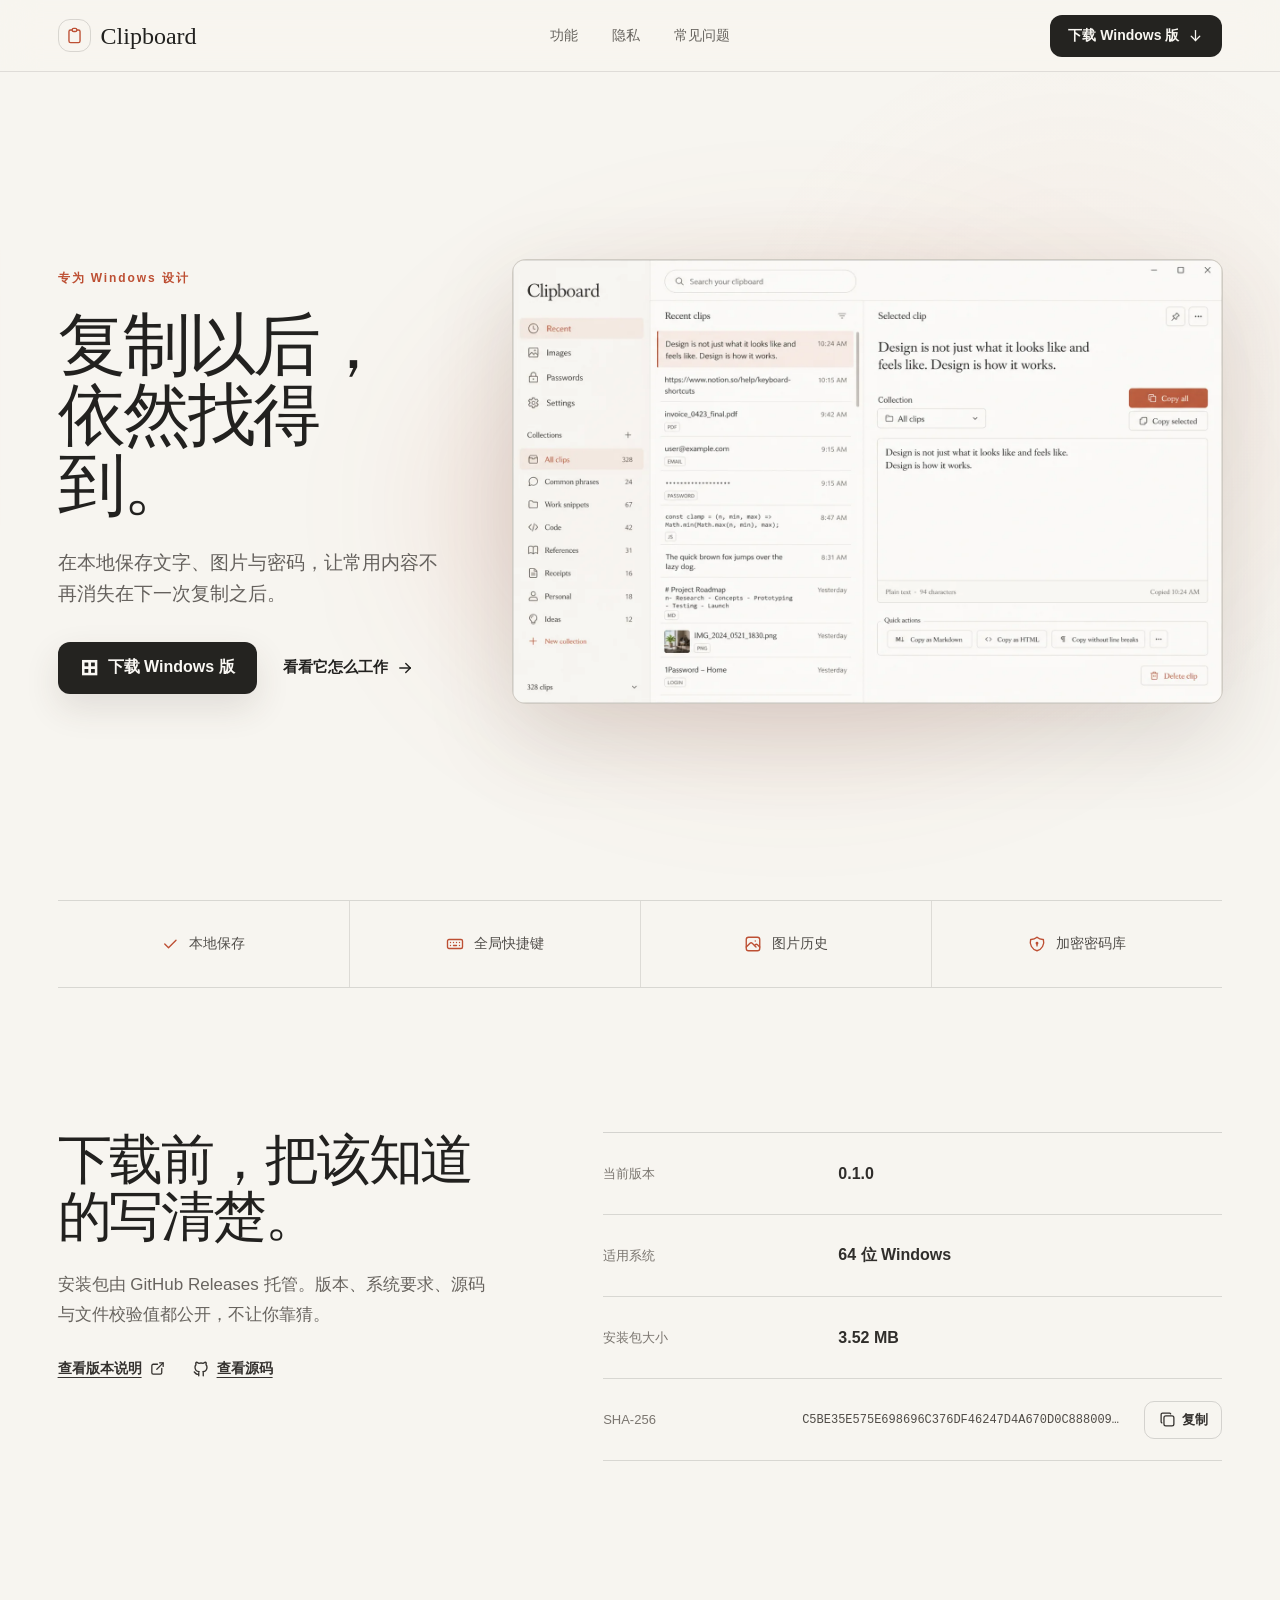
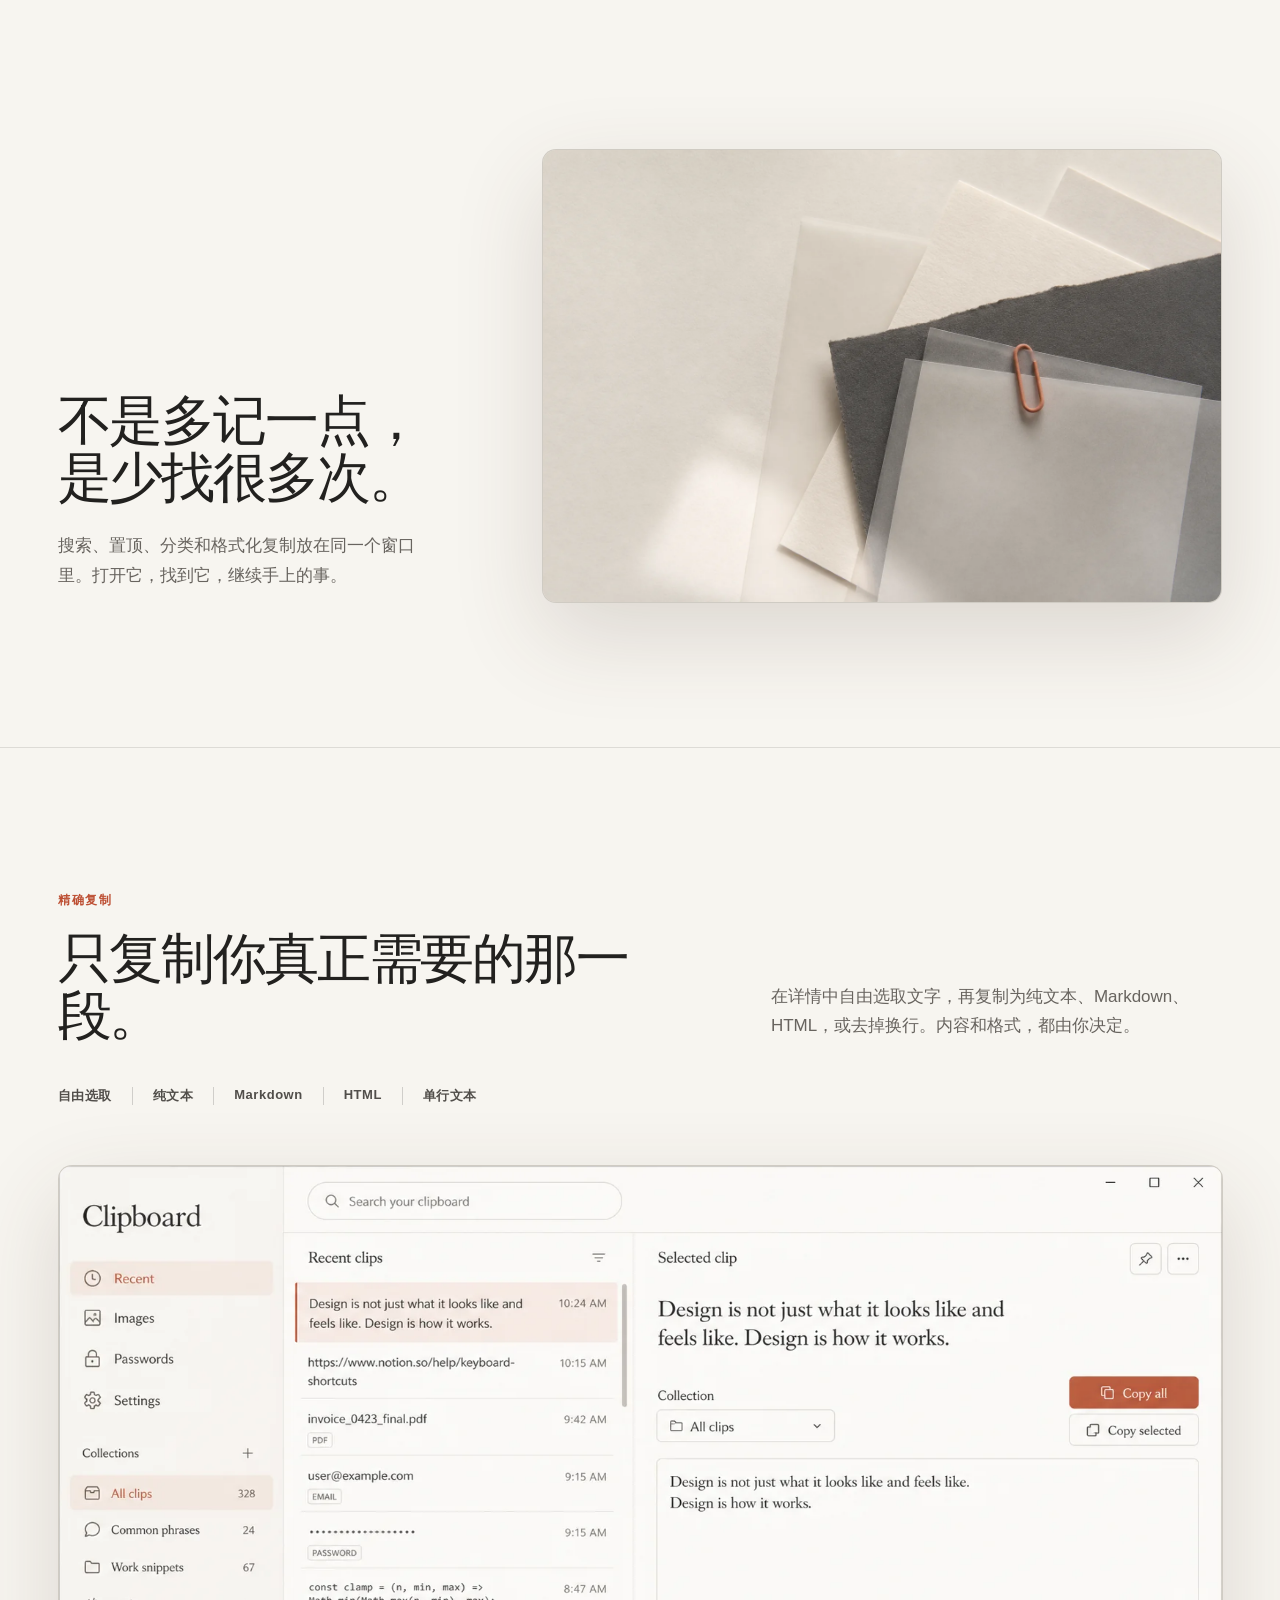
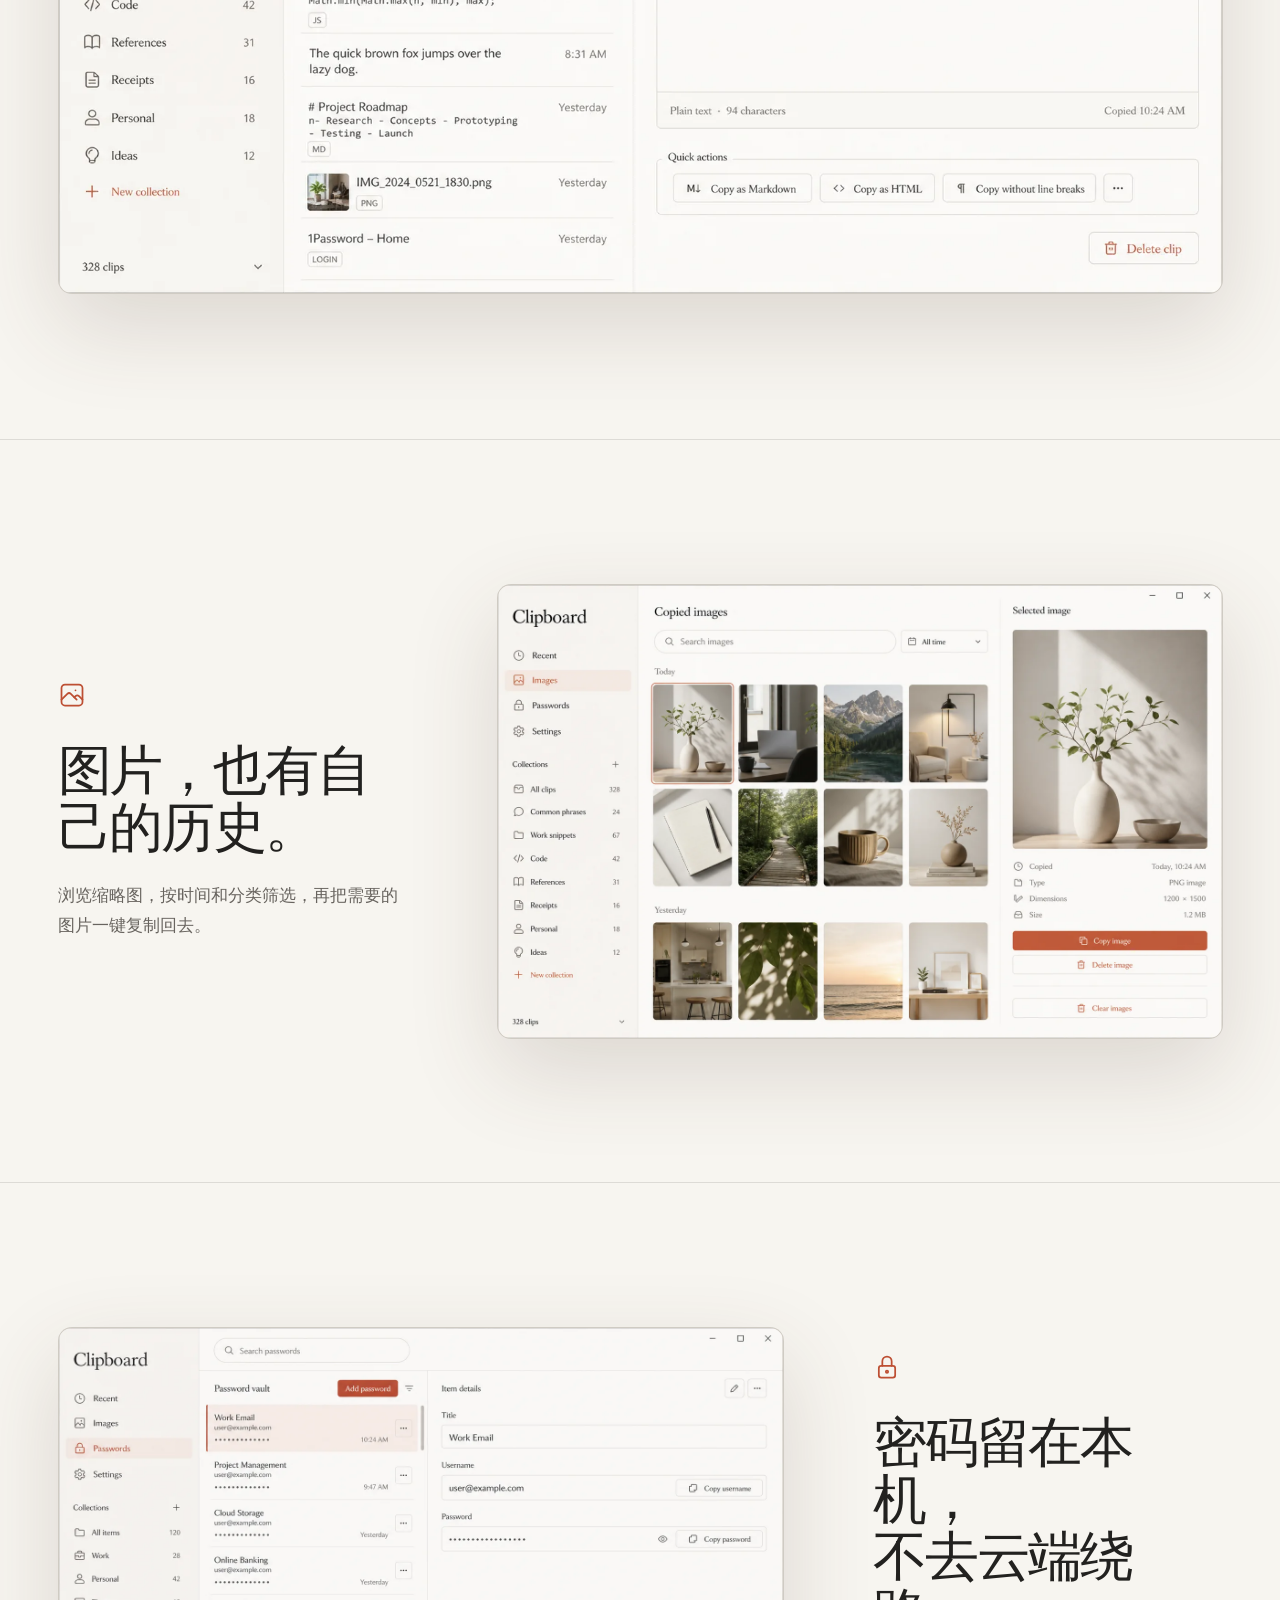
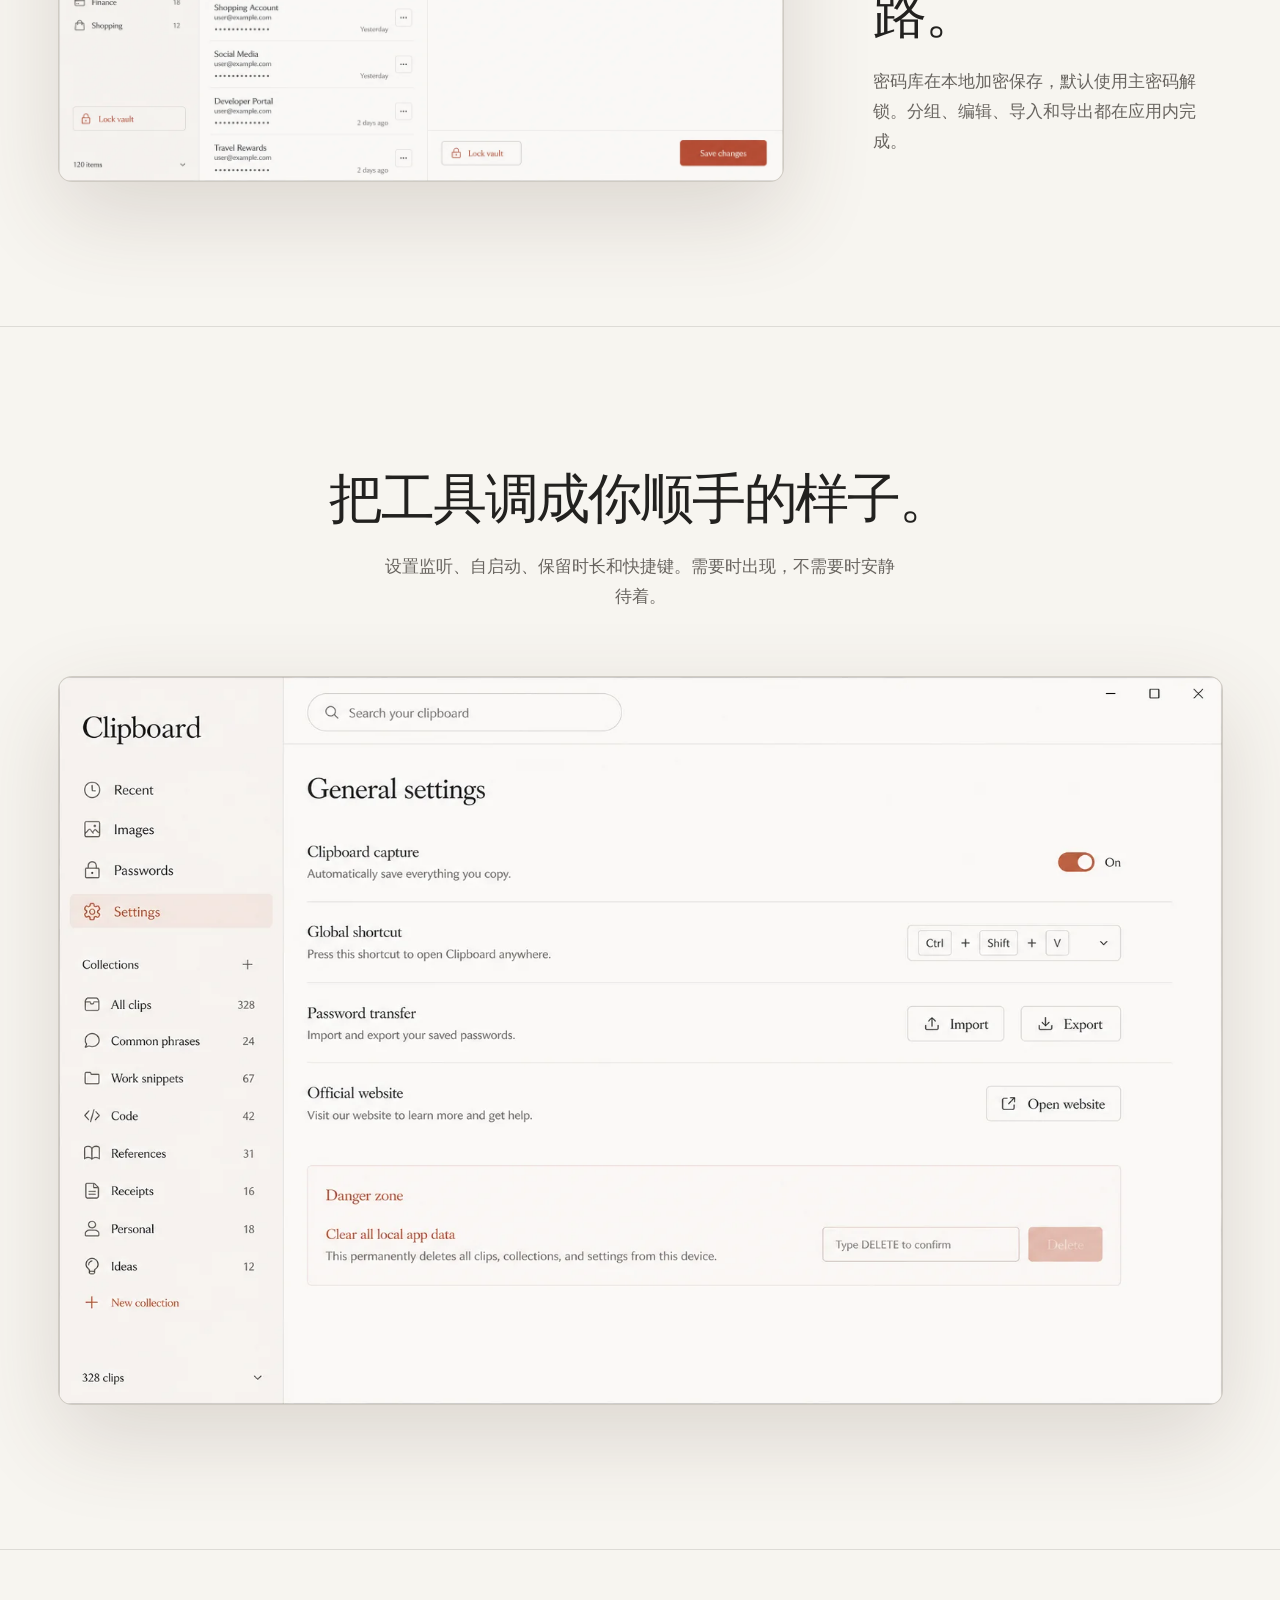
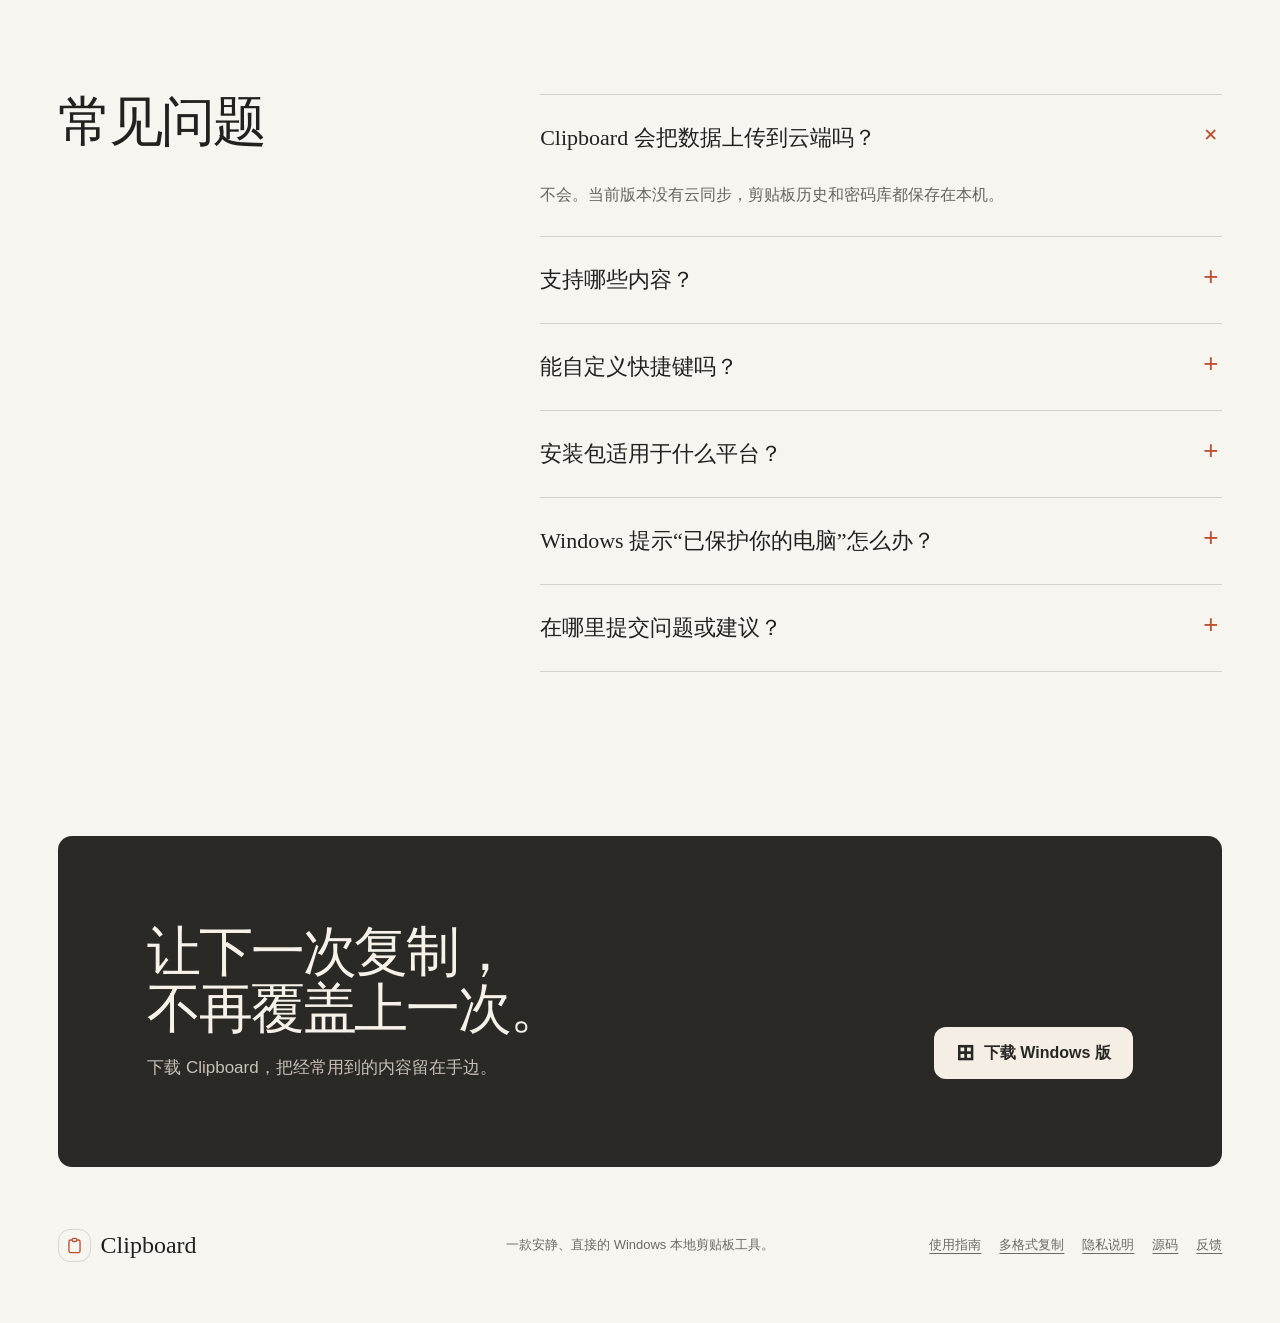
<file: website/index.html>
<!doctype html>
<html lang="en">
  <head>
    <meta charset="utf-8" />
    <link rel="icon" href="../favicon.png" />
    <meta name="viewport" content="width=device-width, initial-scale=1" />
    <link href="../_app/immutable/entry/start.t6QhT2XR.js" rel="modulepreload">
		<link href="../_app/immutable/chunks/kQwzngzR.js" rel="modulepreload">
		<link href="../_app/immutable/chunks/BfOFNG-O.js" rel="modulepreload">
		<link href="../_app/immutable/chunks/DlxlKCk7.js" rel="modulepreload">
		<link href="../_app/immutable/entry/app.Be4TstPZ.js" rel="modulepreload">
		<link href="../_app/immutable/chunks/DSaXzWbs.js" rel="modulepreload">
		<link href="../_app/immutable/chunks/CF2HISq_.js" rel="modulepreload">
		<link href="../_app/immutable/chunks/CaXnnld6.js" rel="modulepreload">
		<link href="../_app/immutable/chunks/DjfIg-D1.js" rel="modulepreload">
		<link href="../_app/immutable/chunks/Bhy9EwgA.js" rel="modulepreload">
		<link href="../_app/immutable/chunks/FqoQF9dD.js" rel="modulepreload">
		<link href="../_app/immutable/chunks/D9yAoJvI.js" rel="modulepreload">
		<link href="../_app/immutable/nodes/0.B8XpkZuW.js" rel="modulepreload">
		<link href="../_app/immutable/chunks/BZOrs473.js" rel="modulepreload">
		<link href="../_app/immutable/chunks/CDoqRtKp.js" rel="modulepreload">
		<link href="../_app/immutable/nodes/2.Cwf1v8ks.js" rel="modulepreload">
		<link href="../_app/immutable/nodes/4.D83HvCdc.js" rel="modulepreload">
		<link href="../_app/immutable/chunks/B6sB2iMF.js" rel="modulepreload">
		<link href="../_app/immutable/chunks/BsB_x3iI.js" rel="modulepreload">
		<link href="../_app/immutable/chunks/BY8iRBsx.js" rel="modulepreload">
		<link href="../_app/immutable/chunks/BhGX7YuH.js" rel="modulepreload">
		<!--8wy4ua--><meta name="description" content="Clipboard 是一款本地优先的 Windows 剪贴板工具，集中保存文字、图片与密码，支持分类、搜索、自由选取与多格式复制。" class="svelte-8wy4ua"/> <meta name="theme-color" content="#f7f5f0" class="svelte-8wy4ua"/> <link rel="canonical" href="https://hhrsc.github.io/website/" class="svelte-8wy4ua"/> <meta property="og:type" content="website" class="svelte-8wy4ua"/> <meta property="og:locale" content="zh_CN" class="svelte-8wy4ua"/> <meta property="og:title" content="Clipboard | 本地优先的 Windows 剪贴板工具" class="svelte-8wy4ua"/> <meta property="og:description" content="保存文字与图片历史，自由选取内容并复制为纯文本、Markdown、HTML 等格式。" class="svelte-8wy4ua"/> <meta property="og:url" content="https://hhrsc.github.io/website" class="svelte-8wy4ua"/> <meta property="og:image" content="https://hhrsc.github.io/marketing/clipboard-recent.webp" class="svelte-8wy4ua"/> <meta name="twitter:card" content="summary_large_image" class="svelte-8wy4ua"/> <meta name="twitter:title" content="Clipboard | 本地优先的 Windows 剪贴板工具" class="svelte-8wy4ua"/> <meta name="twitter:description" content="保存文字与图片历史，自由选取内容并复制为多种格式。" class="svelte-8wy4ua"/> <meta name="twitter:image" content="https://hhrsc.github.io/marketing/clipboard-recent.webp" class="svelte-8wy4ua"/> <!----><script type="application/ld+json">{"@context":"https://schema.org","@type":"SoftwareApplication","name":"Clipboard","description":"一款本地优先的 Windows 剪贴板工具，支持文字、图片、分类、搜索、多格式复制与本地加密密码库。","applicationCategory":"UtilitiesApplication","operatingSystem":"Windows 10, Windows 11","softwareVersion":"0.1.0","downloadUrl":"https://github.com/hhrsc/clipboard/releases/download/v0.1.0/Clipboard_0.1.0_x64-setup.exe","url":"https://hhrsc.github.io/website/","isAccessibleForFree":true}</script><!----> <!----><script type="application/ld+json">{"@context":"https://schema.org","@type":"FAQPage","mainEntity":[{"@type":"Question","name":"Clipboard 会把数据上传到云端吗？","acceptedAnswer":{"@type":"Answer","text":"不会。当前版本没有云同步，剪贴板历史和密码库都保存在本机。"}},{"@type":"Question","name":"Clipboard 支持哪些内容？","acceptedAnswer":{"@type":"Answer","text":"支持文字、富文本格式和图片历史，也提供独立的本地加密密码库。"}},{"@type":"Question","name":"Clipboard 能自定义快捷键吗？","acceptedAnswer":{"@type":"Answer","text":"可以。你可以在设置中录制全局快捷键，具体可用组合受 Windows 注册规则约束。"}},{"@type":"Question","name":"Clipboard 安装包适用于什么平台？","acceptedAnswer":{"@type":"Answer","text":"当前安装包面向 64 位 Windows 桌面系统。"}},{"@type":"Question","name":"Windows 提示“已保护你的电脑”怎么办？","acceptedAnswer":{"@type":"Answer","text":"当前安装包尚未进行代码签名，新应用可能触发 SmartScreen。请只从官网或 GitHub Releases 下载，并核对本页 SHA-256；如无法确认来源，请不要运行。"}}]}</script><!----><!----><title>Clipboard | 本地优先的 Windows 剪贴板工具</title>
		<link href="../_app/immutable/assets/4.BrifucKy.css" rel="stylesheet">
  </head>
  <body data-sveltekit-preload-data="hover">
    <div style="display: contents"><!--[--><!--[0--><!--[--><!--[0--><!--[--><!--[--><div class="site-shell svelte-8wy4ua"><header class="site-header svelte-8wy4ua"><a class="brand svelte-8wy4ua" href="#top" aria-label="Clipboard 首页"><span class="brand-mark svelte-8wy4ua"><svg xmlns="http://www.w3.org/2000/svg" width="19" height="19" viewBox="0 0 24 24" fill="none" stroke="currentColor" stroke-width="1.7" stroke-linecap="round" stroke-linejoin="round" class="tabler-icon tabler-icon-clipboard "><!--[--><!----><path d="M9 5h-2a2 2 0 0 0 -2 2v12a2 2 0 0 0 2 2h10a2 2 0 0 0 2 -2v-12a2 2 0 0 0 -2 -2h-2"><!----></path><!----><!----><path d="M9 5a2 2 0 0 1 2 -2h2a2 2 0 0 1 2 2a2 2 0 0 1 -2 2h-2a2 2 0 0 1 -2 -2"><!----></path><!----><!--]--><!--[--><!--[--><!--]--><!--]--></svg><!----></span> <span class="svelte-8wy4ua">Clipboard</span></a> <nav class="desktop-nav svelte-8wy4ua" aria-label="主要导航"><a href="#features" class="svelte-8wy4ua">功能</a> <a href="#privacy" class="svelte-8wy4ua">隐私</a> <a href="#faq" class="svelte-8wy4ua">常见问题</a></nav> <a class="header-download svelte-8wy4ua" href="https://github.com/hhrsc/clipboard/releases/download/v0.1.0/Clipboard_0.1.0_x64-setup.exe">下载 Windows 版 <svg xmlns="http://www.w3.org/2000/svg" width="17" height="17" viewBox="0 0 24 24" fill="none" stroke="currentColor" stroke-width="1.8" stroke-linecap="round" stroke-linejoin="round" class="tabler-icon tabler-icon-arrow-down "><!--[--><!----><path d="M12 5l0 14"><!----></path><!----><!----><path d="M18 13l-6 6"><!----></path><!----><!----><path d="M6 13l6 6"><!----></path><!----><!--]--><!--[--><!--[--><!--]--><!--]--></svg><!----></a> <button class="menu-button svelte-8wy4ua" type="button" aria-label="打开菜单" aria-expanded="false"><!--[-1--><svg xmlns="http://www.w3.org/2000/svg" width="21" height="21" viewBox="0 0 24 24" fill="none" stroke="currentColor" stroke-width="2" stroke-linecap="round" stroke-linejoin="round" class="tabler-icon tabler-icon-menu-2 "><!--[--><!----><path d="M4 6l16 0"><!----></path><!----><!----><path d="M4 12l16 0"><!----></path><!----><!----><path d="M4 18l16 0"><!----></path><!----><!--]--><!--[--><!--[--><!--]--><!--]--></svg><!--]--></button></header> <!--[-1--><!--]--> <main id="top" class="svelte-8wy4ua"><section class="hero svelte-8wy4ua"><div class="hero-copy svelte-8wy4ua" data-reveal=""><p class="eyebrow svelte-8wy4ua">专为 Windows 设计</p> <h1 class="svelte-8wy4ua">复制以后，<br class="svelte-8wy4ua"/>依然找得到。</h1> <p class="hero-lede svelte-8wy4ua">在本地保存文字、图片与密码，让常用内容不再消失在下一次复制之后。</p> <div class="hero-actions svelte-8wy4ua"><a class="primary-button svelte-8wy4ua" href="https://github.com/hhrsc/clipboard/releases/download/v0.1.0/Clipboard_0.1.0_x64-setup.exe"><span class="windows-symbol svelte-8wy4ua" aria-hidden="true">⊞</span> 下载 Windows 版</a> <a class="text-link svelte-8wy4ua" href="#features">看看它怎么工作 <svg xmlns="http://www.w3.org/2000/svg" width="18" height="18" viewBox="0 0 24 24" fill="none" stroke="currentColor" stroke-width="1.8" stroke-linecap="round" stroke-linejoin="round" class="tabler-icon tabler-icon-arrow-right "><!--[--><!----><path d="M5 12l14 0"><!----></path><!----><!----><path d="M13 18l6 -6"><!----></path><!----><!----><path d="M13 6l6 6"><!----></path><!----><!--]--><!--[--><!--[--><!--]--><!--]--></svg><!----></a></div></div> <figure class="hero-product svelte-8wy4ua" data-reveal=""><div class="hero-halo svelte-8wy4ua" aria-hidden="true"></div> <div class="interactive-media svelte-8wy4ua"><img src="/marketing/clipboard-recent.webp" alt="Clipboard 的文字历史和详情界面" width="1586" height="992" fetchpriority="high" class="svelte-8wy4ua"/></div></figure></section> <section class="fact-strip svelte-8wy4ua" aria-label="产品特点" data-reveal=""><div class="svelte-8wy4ua"><svg xmlns="http://www.w3.org/2000/svg" width="18" height="18" viewBox="0 0 24 24" fill="none" stroke="currentColor" stroke-width="1.8" stroke-linecap="round" stroke-linejoin="round" class="tabler-icon tabler-icon-check "><!--[--><!----><path d="M5 12l5 5l10 -10"><!----></path><!----><!--]--><!--[--><!--[--><!--]--><!--]--></svg><!----><span class="svelte-8wy4ua">本地保存</span></div> <div class="svelte-8wy4ua"><svg xmlns="http://www.w3.org/2000/svg" width="18" height="18" viewBox="0 0 24 24" fill="none" stroke="currentColor" stroke-width="1.8" stroke-linecap="round" stroke-linejoin="round" class="tabler-icon tabler-icon-keyboard "><!--[--><!----><path d="M2 8a2 2 0 0 1 2 -2h16a2 2 0 0 1 2 2v8a2 2 0 0 1 -2 2h-16a2 2 0 0 1 -2 -2l0 -8"><!----></path><!----><!----><path d="M6 10l0 .01"><!----></path><!----><!----><path d="M10 10l0 .01"><!----></path><!----><!----><path d="M14 10l0 .01"><!----></path><!----><!----><path d="M18 10l0 .01"><!----></path><!----><!----><path d="M6 14l0 .01"><!----></path><!----><!----><path d="M18 14l0 .01"><!----></path><!----><!----><path d="M10 14l4 .01"><!----></path><!----><!--]--><!--[--><!--[--><!--]--><!--]--></svg><!----><span class="svelte-8wy4ua">全局快捷键</span></div> <div class="svelte-8wy4ua"><svg xmlns="http://www.w3.org/2000/svg" width="18" height="18" viewBox="0 0 24 24" fill="none" stroke="currentColor" stroke-width="1.8" stroke-linecap="round" stroke-linejoin="round" class="tabler-icon tabler-icon-photo "><!--[--><!----><path d="M15 8h.01"><!----></path><!----><!----><path d="M3 6a3 3 0 0 1 3 -3h12a3 3 0 0 1 3 3v12a3 3 0 0 1 -3 3h-12a3 3 0 0 1 -3 -3v-12"><!----></path><!----><!----><path d="M3 16l5 -5c.928 -.893 2.072 -.893 3 0l5 5"><!----></path><!----><!----><path d="M14 14l1 -1c.928 -.893 2.072 -.893 3 0l3 3"><!----></path><!----><!--]--><!--[--><!--[--><!--]--><!--]--></svg><!----><span class="svelte-8wy4ua">图片历史</span></div> <div class="svelte-8wy4ua"><svg xmlns="http://www.w3.org/2000/svg" width="18" height="18" viewBox="0 0 24 24" fill="none" stroke="currentColor" stroke-width="1.8" stroke-linecap="round" stroke-linejoin="round" class="tabler-icon tabler-icon-shield-lock "><!--[--><!----><path d="M12 3a12 12 0 0 0 8.5 3a12 12 0 0 1 -8.5 15a12 12 0 0 1 -8.5 -15a12 12 0 0 0 8.5 -3"><!----></path><!----><!----><path d="M11 11a1 1 0 1 0 2 0a1 1 0 1 0 -2 0"><!----></path><!----><!----><path d="M12 12l0 2.5"><!----></path><!----><!--]--><!--[--><!--[--><!--]--><!--]--></svg><!----><span class="svelte-8wy4ua">加密密码库</span></div></section> <section class="trust-section svelte-8wy4ua" aria-labelledby="trust-heading"><div class="trust-copy svelte-8wy4ua" data-reveal=""><h2 id="trust-heading" class="svelte-8wy4ua">下载前，把该知道的写清楚。</h2> <p class="svelte-8wy4ua">安装包由 GitHub Releases 托管。版本、系统要求、源码与文件校验值都公开，不让你靠猜。</p> <div class="trust-links svelte-8wy4ua"><a href="https://github.com/hhrsc/clipboard/releases/tag/v0.1.0" target="_blank" rel="noreferrer" class="svelte-8wy4ua">查看版本说明 <svg xmlns="http://www.w3.org/2000/svg" width="17" height="17" viewBox="0 0 24 24" fill="none" stroke="currentColor" stroke-width="1.8" stroke-linecap="round" stroke-linejoin="round" class="tabler-icon tabler-icon-external-link "><!--[--><!----><path d="M12 6h-6a2 2 0 0 0 -2 2v10a2 2 0 0 0 2 2h10a2 2 0 0 0 2 -2v-6"><!----></path><!----><!----><path d="M11 13l9 -9"><!----></path><!----><!----><path d="M15 4h5v5"><!----></path><!----><!--]--><!--[--><!--[--><!--]--><!--]--></svg><!----></a> <a href="https://github.com/hhrsc/clipboard" target="_blank" rel="noreferrer" class="svelte-8wy4ua"><svg xmlns="http://www.w3.org/2000/svg" width="18" height="18" viewBox="0 0 24 24" fill="none" stroke="currentColor" stroke-width="1.8" stroke-linecap="round" stroke-linejoin="round" class="tabler-icon tabler-icon-brand-github "><!--[--><!----><path d="M9 19c-4.3 1.4 -4.3 -2.5 -6 -3m12 5v-3.5c0 -1 .1 -1.4 -.5 -2c2.8 -.3 5.5 -1.4 5.5 -6a4.6 4.6 0 0 0 -1.3 -3.2a4.2 4.2 0 0 0 -.1 -3.2s-1.1 -.3 -3.5 1.3a12.3 12.3 0 0 0 -6.2 0c-2.4 -1.6 -3.5 -1.3 -3.5 -1.3a4.2 4.2 0 0 0 -.1 3.2a4.6 4.6 0 0 0 -1.3 3.2c0 4.6 2.7 5.7 5.5 6c-.6 .6 -.6 1.2 -.5 2v3.5"><!----></path><!----><!--]--><!--[--><!--[--><!--]--><!--]--></svg><!----> 查看源码</a></div></div> <div class="trust-facts svelte-8wy4ua" data-reveal=""><div class="svelte-8wy4ua"><span class="svelte-8wy4ua">当前版本</span> <strong class="svelte-8wy4ua">0.1.0</strong></div> <div class="svelte-8wy4ua"><span class="svelte-8wy4ua">适用系统</span> <strong class="svelte-8wy4ua">64 位 Windows</strong></div> <div class="svelte-8wy4ua"><span class="svelte-8wy4ua">安装包大小</span> <strong class="svelte-8wy4ua">3.52 MB</strong></div> <div class="checksum-row svelte-8wy4ua"><span class="svelte-8wy4ua">SHA-256</span> <code title="C5BE35E575E698696C376DF46247D4A670D0C8880098F5F2EAD5B7F921B8AE4C" class="svelte-8wy4ua">C5BE35E575E698696C376DF46247D4A670D0C8880098F5F2EAD5B7F921B8AE4C</code> <button type="button" aria-live="polite" class="svelte-8wy4ua"><!--[-1--><svg xmlns="http://www.w3.org/2000/svg" width="17" height="17" viewBox="0 0 24 24" fill="none" stroke="currentColor" stroke-width="1.8" stroke-linecap="round" stroke-linejoin="round" class="tabler-icon tabler-icon-copy "><!--[--><!----><path d="M7 9.667a2.667 2.667 0 0 1 2.667 -2.667h8.666a2.667 2.667 0 0 1 2.667 2.667v8.666a2.667 2.667 0 0 1 -2.667 2.667h-8.666a2.667 2.667 0 0 1 -2.667 -2.667l0 -8.666"><!----></path><!----><!----><path d="M4.012 16.737a2.005 2.005 0 0 1 -1.012 -1.737v-10c0 -1.1 .9 -2 2 -2h10c.75 0 1.158 .385 1.5 1"><!----></path><!----><!--]--><!--[--><!--[--><!--]--><!--]--></svg><!----> 复制<!--]--></button></div></div></section> <section class="story-section svelte-8wy4ua" id="features"><div class="story-copy svelte-8wy4ua" data-reveal=""><h2 class="svelte-8wy4ua">不是多记一点，<br class="svelte-8wy4ua"/>是少找很多次。</h2> <p class="svelte-8wy4ua">搜索、置顶、分类和格式化复制放在同一个窗口里。打开它，找到它，继续手上的事。</p></div> <figure class="story-visual svelte-8wy4ua" data-reveal=""><div class="interactive-media svelte-8wy4ua"><img src="/marketing/paper-clip-editorial.webp" alt="层叠纸张与陶土色回形针组成的安静桌面画面" width="1536" height="1024" loading="lazy" class="svelte-8wy4ua"/></div></figure></section> <section class="format-section svelte-8wy4ua" aria-labelledby="format-heading"><div class="format-heading svelte-8wy4ua" data-reveal=""><p class="eyebrow svelte-8wy4ua">精确复制</p> <h2 id="format-heading" class="svelte-8wy4ua">只复制你真正需要的那一段。</h2> <p class="svelte-8wy4ua">在详情中自由选取文字，再复制为纯文本、Markdown、HTML，或去掉换行。内容和格式，都由你决定。</p> <div class="format-list svelte-8wy4ua" aria-label="支持的复制方式"><span class="svelte-8wy4ua">自由选取</span> <span class="svelte-8wy4ua">纯文本</span> <span class="svelte-8wy4ua">Markdown</span> <span class="svelte-8wy4ua">HTML</span> <span class="svelte-8wy4ua">单行文本</span></div></div> <figure class="format-shot svelte-8wy4ua" data-reveal=""><div class="interactive-media svelte-8wy4ua"><img src="/marketing/clipboard-recent.webp" alt="Clipboard 详情面板中的文字选择和多格式复制操作" width="1586" height="992" loading="lazy" class="svelte-8wy4ua"/></div></figure></section> <section class="feature-row feature-images svelte-8wy4ua"><div class="feature-copy svelte-8wy4ua" data-reveal=""><svg xmlns="http://www.w3.org/2000/svg" width="28" height="28" viewBox="0 0 24 24" fill="none" stroke="currentColor" stroke-width="1.5" stroke-linecap="round" stroke-linejoin="round" class="tabler-icon tabler-icon-photo "><!--[--><!----><path d="M15 8h.01"><!----></path><!----><!----><path d="M3 6a3 3 0 0 1 3 -3h12a3 3 0 0 1 3 3v12a3 3 0 0 1 -3 3h-12a3 3 0 0 1 -3 -3v-12"><!----></path><!----><!----><path d="M3 16l5 -5c.928 -.893 2.072 -.893 3 0l5 5"><!----></path><!----><!----><path d="M14 14l1 -1c.928 -.893 2.072 -.893 3 0l3 3"><!----></path><!----><!--]--><!--[--><!--[--><!--]--><!--]--></svg><!----> <h2 class="svelte-8wy4ua">图片，也有自己的历史。</h2> <p class="svelte-8wy4ua">浏览缩略图，按时间和分类筛选，再把需要的图片一键复制回去。</p></div> <figure class="app-shot wide-shot svelte-8wy4ua" data-reveal=""><div class="interactive-media svelte-8wy4ua"><img src="/marketing/clipboard-images.webp" alt="Clipboard 的图片历史、筛选和预览界面" width="1586" height="992" loading="lazy" class="svelte-8wy4ua"/></div></figure></section> <section class="feature-row feature-vault svelte-8wy4ua" id="privacy"><figure class="app-shot svelte-8wy4ua" data-reveal=""><div class="interactive-media svelte-8wy4ua"><img src="/marketing/clipboard-passwords.webp" alt="Clipboard 的本地加密密码库界面" width="1586" height="992" loading="lazy" class="svelte-8wy4ua"/></div></figure> <div class="feature-copy svelte-8wy4ua" data-reveal=""><svg xmlns="http://www.w3.org/2000/svg" width="28" height="28" viewBox="0 0 24 24" fill="none" stroke="currentColor" stroke-width="1.5" stroke-linecap="round" stroke-linejoin="round" class="tabler-icon tabler-icon-lock "><!--[--><!----><path d="M5 13a2 2 0 0 1 2 -2h10a2 2 0 0 1 2 2v6a2 2 0 0 1 -2 2h-10a2 2 0 0 1 -2 -2v-6"><!----></path><!----><!----><path d="M11 16a1 1 0 1 0 2 0a1 1 0 0 0 -2 0"><!----></path><!----><!----><path d="M8 11v-4a4 4 0 1 1 8 0v4"><!----></path><!----><!--]--><!--[--><!--[--><!--]--><!--]--></svg><!----> <h2 class="svelte-8wy4ua">密码留在本机，<br class="svelte-8wy4ua"/>不去云端绕路。</h2> <p class="svelte-8wy4ua">密码库在本地加密保存，默认使用主密码解锁。分组、编辑、导入和导出都在应用内完成。</p></div></section> <section class="control-section svelte-8wy4ua"><div class="control-heading svelte-8wy4ua" data-reveal=""><h2 class="svelte-8wy4ua">把工具调成你顺手的样子。</h2> <p class="svelte-8wy4ua">设置监听、自启动、保留时长和快捷键。需要时出现，不需要时安静待着。</p></div> <figure class="settings-shot svelte-8wy4ua" data-reveal=""><div class="interactive-media svelte-8wy4ua"><img src="/marketing/clipboard-settings.webp" alt="Clipboard 的常规设置与快捷键界面" width="1586" height="992" loading="lazy" class="svelte-8wy4ua"/></div></figure></section> <section class="faq-section svelte-8wy4ua" id="faq"><h2 data-reveal="" class="svelte-8wy4ua">常见问题</h2> <div class="faq-list svelte-8wy4ua" data-reveal=""><details open="" class="svelte-8wy4ua"><summary class="svelte-8wy4ua">Clipboard 会把数据上传到云端吗？</summary> <p class="svelte-8wy4ua">不会。当前版本没有云同步，剪贴板历史和密码库都保存在本机。</p></details> <details class="svelte-8wy4ua"><summary class="svelte-8wy4ua">支持哪些内容？</summary> <p class="svelte-8wy4ua">支持文字、富文本格式和图片历史，也提供独立的本地加密密码库。</p></details> <details class="svelte-8wy4ua"><summary class="svelte-8wy4ua">能自定义快捷键吗？</summary> <p class="svelte-8wy4ua">可以。你可以在设置中录制全局快捷键，具体可用组合受 Windows 注册规则约束。</p></details> <details class="svelte-8wy4ua"><summary class="svelte-8wy4ua">安装包适用于什么平台？</summary> <p class="svelte-8wy4ua">当前安装包面向 64 位 Windows 桌面系统。</p></details> <details class="svelte-8wy4ua"><summary class="svelte-8wy4ua">Windows 提示“已保护你的电脑”怎么办？</summary> <p class="svelte-8wy4ua">当前安装包尚未进行代码签名，新应用可能触发 SmartScreen。请只从官网或 GitHub Releases 下载，并核对本页 SHA-256；如无法确认来源，请不要运行。</p></details> <details class="svelte-8wy4ua"><summary class="svelte-8wy4ua">在哪里提交问题或建议？</summary> <p class="svelte-8wy4ua">可以前往 <a href="https://github.com/hhrsc/clipboard/issues/new/choose" target="_blank" rel="noreferrer" class="svelte-8wy4ua">GitHub Issues</a>，描述你的使用场景和期望结果。</p></details></div></section> <section class="final-cta svelte-8wy4ua" data-reveal=""><div class="svelte-8wy4ua"><h2 class="svelte-8wy4ua">让下一次复制，<br class="svelte-8wy4ua"/>不再覆盖上一次。</h2> <p class="svelte-8wy4ua">下载 Clipboard，把经常用到的内容留在手边。</p></div> <a class="primary-button light-button svelte-8wy4ua" href="https://github.com/hhrsc/clipboard/releases/download/v0.1.0/Clipboard_0.1.0_x64-setup.exe"><span class="windows-symbol svelte-8wy4ua" aria-hidden="true">⊞</span> 下载 Windows 版</a></section></main> <footer class="svelte-8wy4ua"><a class="brand footer-brand svelte-8wy4ua" href="#top" aria-label="返回顶部"><span class="brand-mark svelte-8wy4ua"><svg xmlns="http://www.w3.org/2000/svg" width="19" height="19" viewBox="0 0 24 24" fill="none" stroke="currentColor" stroke-width="1.7" stroke-linecap="round" stroke-linejoin="round" class="tabler-icon tabler-icon-clipboard "><!--[--><!----><path d="M9 5h-2a2 2 0 0 0 -2 2v12a2 2 0 0 0 2 2h10a2 2 0 0 0 2 -2v-12a2 2 0 0 0 -2 -2h-2"><!----></path><!----><!----><path d="M9 5a2 2 0 0 1 2 -2h2a2 2 0 0 1 2 2a2 2 0 0 1 -2 2h-2a2 2 0 0 1 -2 -2"><!----></path><!----><!--]--><!--[--><!--[--><!--]--><!--]--></svg><!----></span> <span class="svelte-8wy4ua">Clipboard</span></a> <p class="svelte-8wy4ua">一款安静、直接的 Windows 本地剪贴板工具。</p> <p class="footer-links svelte-8wy4ua"><a href="/website/guides/windows-clipboard-history/" class="svelte-8wy4ua">使用指南</a> <a href="/website/guides/copy-text-as-markdown-html/" class="svelte-8wy4ua">多格式复制</a> <a href="/website/privacy-policy" class="svelte-8wy4ua">隐私说明</a> <a href="https://github.com/hhrsc/clipboard" target="_blank" rel="noreferrer" class="svelte-8wy4ua">源码</a> <a href="https://github.com/hhrsc/clipboard/issues/new/choose" target="_blank" rel="noreferrer" class="svelte-8wy4ua">反馈</a></p></footer></div><!--]--><!----><!--]--><!--]--><!----><!--]--><!--]--> <!--[-1--><!--]--><!--]-->

			<script>
				{
					__sveltekit_32e7xy = {
						base: new URL("..", location).pathname.slice(0, -1)
					};

					const element = document.currentScript.parentElement;

					Promise.all([
						import("../_app/immutable/entry/start.t6QhT2XR.js"),
						import("../_app/immutable/entry/app.Be4TstPZ.js")
					]).then(([kit, app]) => {
						kit.start(app, element, {
							node_ids: [0, 2, 4],
							data: [null,null,null],
							form: null,
							error: null
						});
					});
				}
			</script>
		</div>
  </body>
</html>
</file>
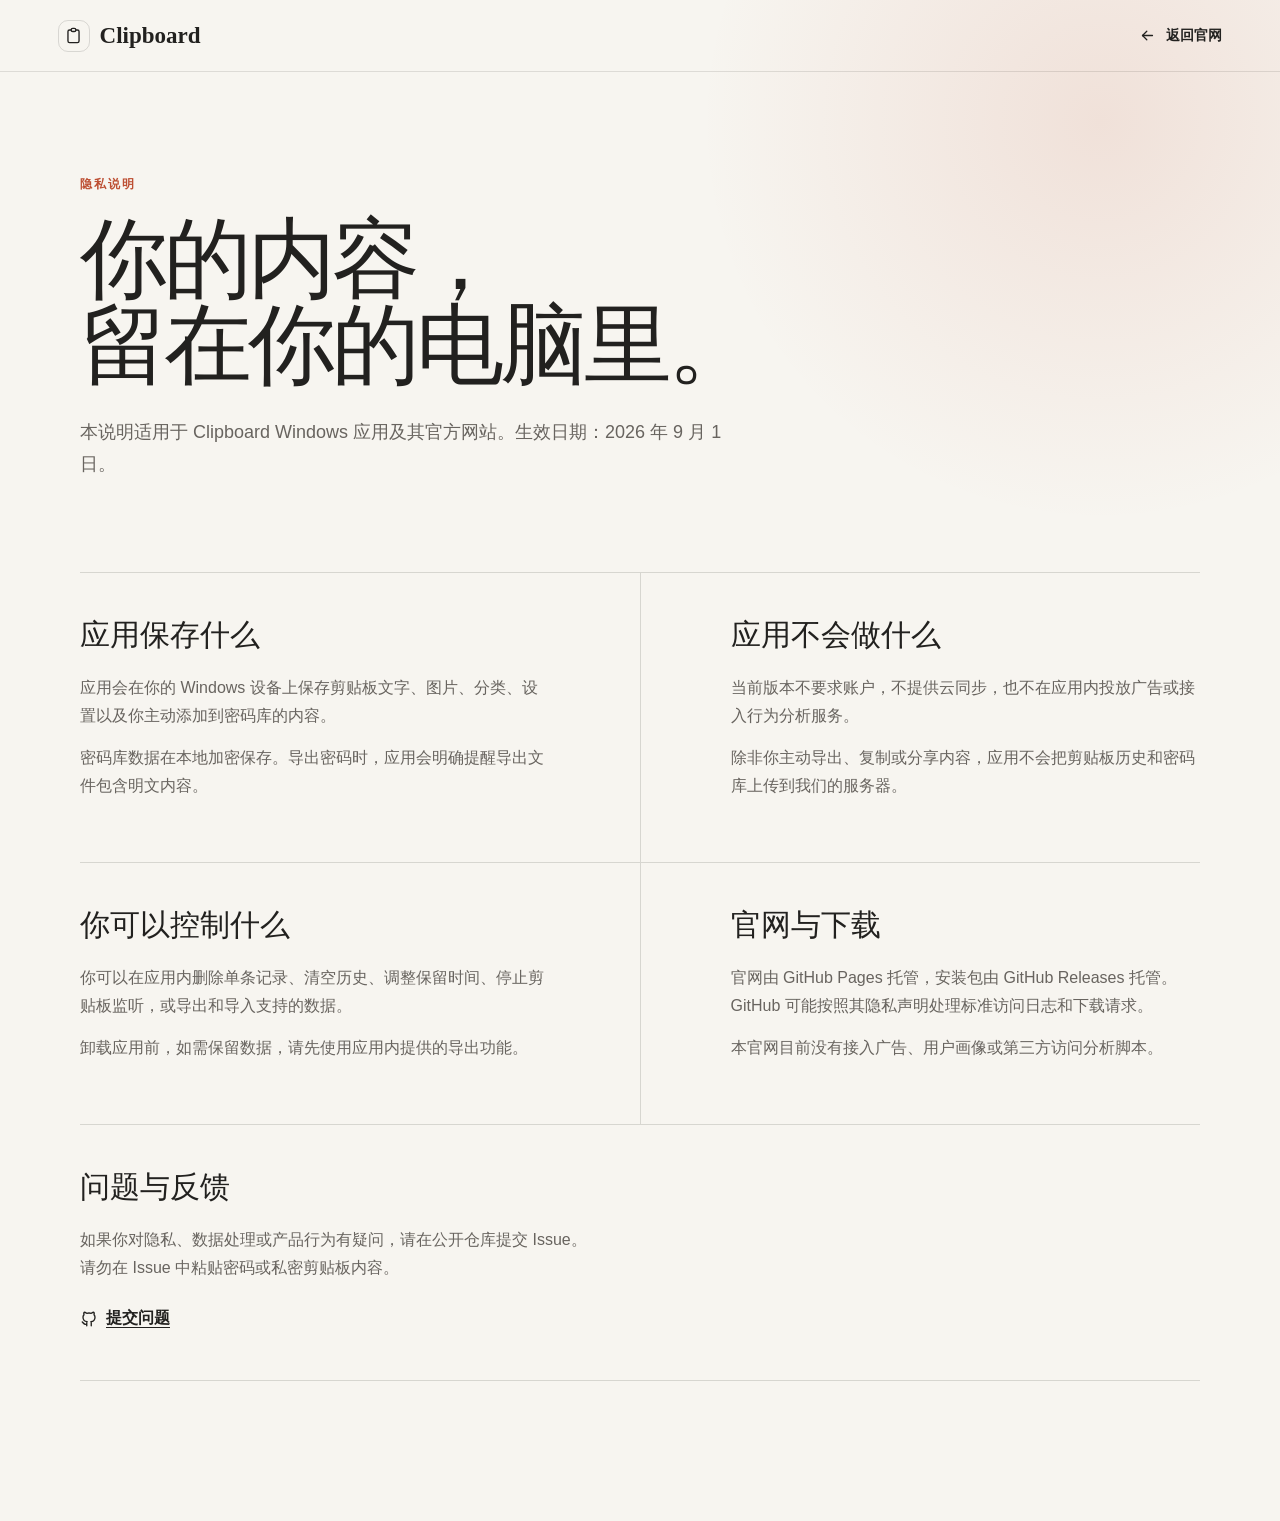
<file: website/privacy-policy/index.html>
<!doctype html>
<html lang="en">
  <head>
    <meta charset="utf-8" />
    <link rel="icon" href="../../favicon.png" />
    <meta name="viewport" content="width=device-width, initial-scale=1" />
    <link href="../../_app/immutable/entry/start.t6QhT2XR.js" rel="modulepreload">
		<link href="../../_app/immutable/chunks/kQwzngzR.js" rel="modulepreload">
		<link href="../../_app/immutable/chunks/BfOFNG-O.js" rel="modulepreload">
		<link href="../../_app/immutable/chunks/DlxlKCk7.js" rel="modulepreload">
		<link href="../../_app/immutable/entry/app.Be4TstPZ.js" rel="modulepreload">
		<link href="../../_app/immutable/chunks/DSaXzWbs.js" rel="modulepreload">
		<link href="../../_app/immutable/chunks/CF2HISq_.js" rel="modulepreload">
		<link href="../../_app/immutable/chunks/CaXnnld6.js" rel="modulepreload">
		<link href="../../_app/immutable/chunks/DjfIg-D1.js" rel="modulepreload">
		<link href="../../_app/immutable/chunks/Bhy9EwgA.js" rel="modulepreload">
		<link href="../../_app/immutable/chunks/FqoQF9dD.js" rel="modulepreload">
		<link href="../../_app/immutable/chunks/D9yAoJvI.js" rel="modulepreload">
		<link href="../../_app/immutable/nodes/0.B8XpkZuW.js" rel="modulepreload">
		<link href="../../_app/immutable/chunks/BZOrs473.js" rel="modulepreload">
		<link href="../../_app/immutable/chunks/CDoqRtKp.js" rel="modulepreload">
		<link href="../../_app/immutable/nodes/2.Cwf1v8ks.js" rel="modulepreload">
		<link href="../../_app/immutable/nodes/7.Dua8EZNy.js" rel="modulepreload">
		<link href="../../_app/immutable/chunks/B6sB2iMF.js" rel="modulepreload">
		<link href="../../_app/immutable/chunks/BhGX7YuH.js" rel="modulepreload">
		<link href="../../_app/immutable/chunks/CPF8nc2U.js" rel="modulepreload">
		<!--1qjbj4g--><meta name="description" content="了解 Clipboard Windows 应用与官方网站如何处理剪贴板历史、密码库和基础访问数据。"/> <link rel="canonical" href="https://hhrsc.github.io/website/privacy-policy/"/> <meta name="robots" content="index,follow"/><!----><title>隐私说明 | Clipboard</title>
		<link href="../../_app/immutable/assets/7.CPc7VgTJ.css" rel="stylesheet">
  </head>
  <body data-sveltekit-preload-data="hover">
    <div style="display: contents"><!--[--><!--[0--><!--[--><!--[0--><!--[--><!--[--><div class="policy-shell svelte-1qjbj4g"><header class="svelte-1qjbj4g"><a class="brand svelte-1qjbj4g" href="/website/" aria-label="返回 Clipboard 官网"><span class="svelte-1qjbj4g"><svg xmlns="http://www.w3.org/2000/svg" width="19" height="19" viewBox="0 0 24 24" fill="none" stroke="currentColor" stroke-width="1.7" stroke-linecap="round" stroke-linejoin="round" class="tabler-icon tabler-icon-clipboard "><!--[--><!----><path d="M9 5h-2a2 2 0 0 0 -2 2v12a2 2 0 0 0 2 2h10a2 2 0 0 0 2 -2v-12a2 2 0 0 0 -2 -2h-2"><!----></path><!----><!----><path d="M9 5a2 2 0 0 1 2 -2h2a2 2 0 0 1 2 2a2 2 0 0 1 -2 2h-2a2 2 0 0 1 -2 -2"><!----></path><!----><!--]--><!--[--><!--[--><!--]--><!--]--></svg><!----></span> Clipboard</a> <a class="back-link svelte-1qjbj4g" href="/website/"><svg xmlns="http://www.w3.org/2000/svg" width="17" height="17" viewBox="0 0 24 24" fill="none" stroke="currentColor" stroke-width="1.8" stroke-linecap="round" stroke-linejoin="round" class="tabler-icon tabler-icon-arrow-left "><!--[--><!----><path d="M5 12l14 0"><!----></path><!----><!----><path d="M5 12l6 6"><!----></path><!----><!----><path d="M5 12l6 -6"><!----></path><!----><!--]--><!--[--><!--[--><!--]--><!--]--></svg><!---->返回官网</a></header> <main class="svelte-1qjbj4g"><p class="eyebrow svelte-1qjbj4g">隐私说明</p> <h1 class="svelte-1qjbj4g">你的内容，<br/>留在你的电脑里。</h1> <p class="lede svelte-1qjbj4g">本说明适用于 Clipboard Windows 应用及其官方网站。生效日期：2026 年 9 月 1 日。</p> <div class="policy-grid svelte-1qjbj4g"><section class="svelte-1qjbj4g"><h2 class="svelte-1qjbj4g">应用保存什么</h2> <p class="svelte-1qjbj4g">应用会在你的 Windows 设备上保存剪贴板文字、图片、分类、设置以及你主动添加到密码库的内容。</p> <p class="svelte-1qjbj4g">密码库数据在本地加密保存。导出密码时，应用会明确提醒导出文件包含明文内容。</p></section> <section class="svelte-1qjbj4g"><h2 class="svelte-1qjbj4g">应用不会做什么</h2> <p class="svelte-1qjbj4g">当前版本不要求账户，不提供云同步，也不在应用内投放广告或接入行为分析服务。</p> <p class="svelte-1qjbj4g">除非你主动导出、复制或分享内容，应用不会把剪贴板历史和密码库上传到我们的服务器。</p></section> <section class="svelte-1qjbj4g"><h2 class="svelte-1qjbj4g">你可以控制什么</h2> <p class="svelte-1qjbj4g">你可以在应用内删除单条记录、清空历史、调整保留时间、停止剪贴板监听，或导出和导入支持的数据。</p> <p class="svelte-1qjbj4g">卸载应用前，如需保留数据，请先使用应用内提供的导出功能。</p></section> <section class="svelte-1qjbj4g"><h2 class="svelte-1qjbj4g">官网与下载</h2> <p class="svelte-1qjbj4g">官网由 GitHub Pages 托管，安装包由 GitHub Releases 托管。GitHub 可能按照其隐私声明处理标准访问日志和下载请求。</p> <p class="svelte-1qjbj4g">本官网目前没有接入广告、用户画像或第三方访问分析脚本。</p></section> <section class="svelte-1qjbj4g"><h2 class="svelte-1qjbj4g">问题与反馈</h2> <p class="svelte-1qjbj4g">如果你对隐私、数据处理或产品行为有疑问，请在公开仓库提交 Issue。请勿在 Issue 中粘贴密码或私密剪贴板内容。</p> <a href="https://github.com/hhrsc/clipboard/issues/new/choose" target="_blank" rel="noreferrer" class="svelte-1qjbj4g"><svg xmlns="http://www.w3.org/2000/svg" width="18" height="18" viewBox="0 0 24 24" fill="none" stroke="currentColor" stroke-width="1.8" stroke-linecap="round" stroke-linejoin="round" class="tabler-icon tabler-icon-brand-github "><!--[--><!----><path d="M9 19c-4.3 1.4 -4.3 -2.5 -6 -3m12 5v-3.5c0 -1 .1 -1.4 -.5 -2c2.8 -.3 5.5 -1.4 5.5 -6a4.6 4.6 0 0 0 -1.3 -3.2a4.2 4.2 0 0 0 -.1 -3.2s-1.1 -.3 -3.5 1.3a12.3 12.3 0 0 0 -6.2 0c-2.4 -1.6 -3.5 -1.3 -3.5 -1.3a4.2 4.2 0 0 0 -.1 3.2a4.6 4.6 0 0 0 -1.3 3.2c0 4.6 2.7 5.7 5.5 6c-.6 .6 -.6 1.2 -.5 2v3.5"><!----></path><!----><!--]--><!--[--><!--[--><!--]--><!--]--></svg><!---->提交问题</a></section></div></main></div><!--]--><!----><!--]--><!--]--><!----><!--]--><!--]--> <!--[-1--><!--]--><!--]-->

			<script>
				{
					__sveltekit_32e7xy = {
						base: new URL("../..", location).pathname.slice(0, -1)
					};

					const element = document.currentScript.parentElement;

					Promise.all([
						import("../../_app/immutable/entry/start.t6QhT2XR.js"),
						import("../../_app/immutable/entry/app.Be4TstPZ.js")
					]).then(([kit, app]) => {
						kit.start(app, element, {
							node_ids: [0, 2, 7],
							data: [null,null,null],
							form: null,
							error: null
						});
					});
				}
			</script>
		</div>
  </body>
</html>
</file>
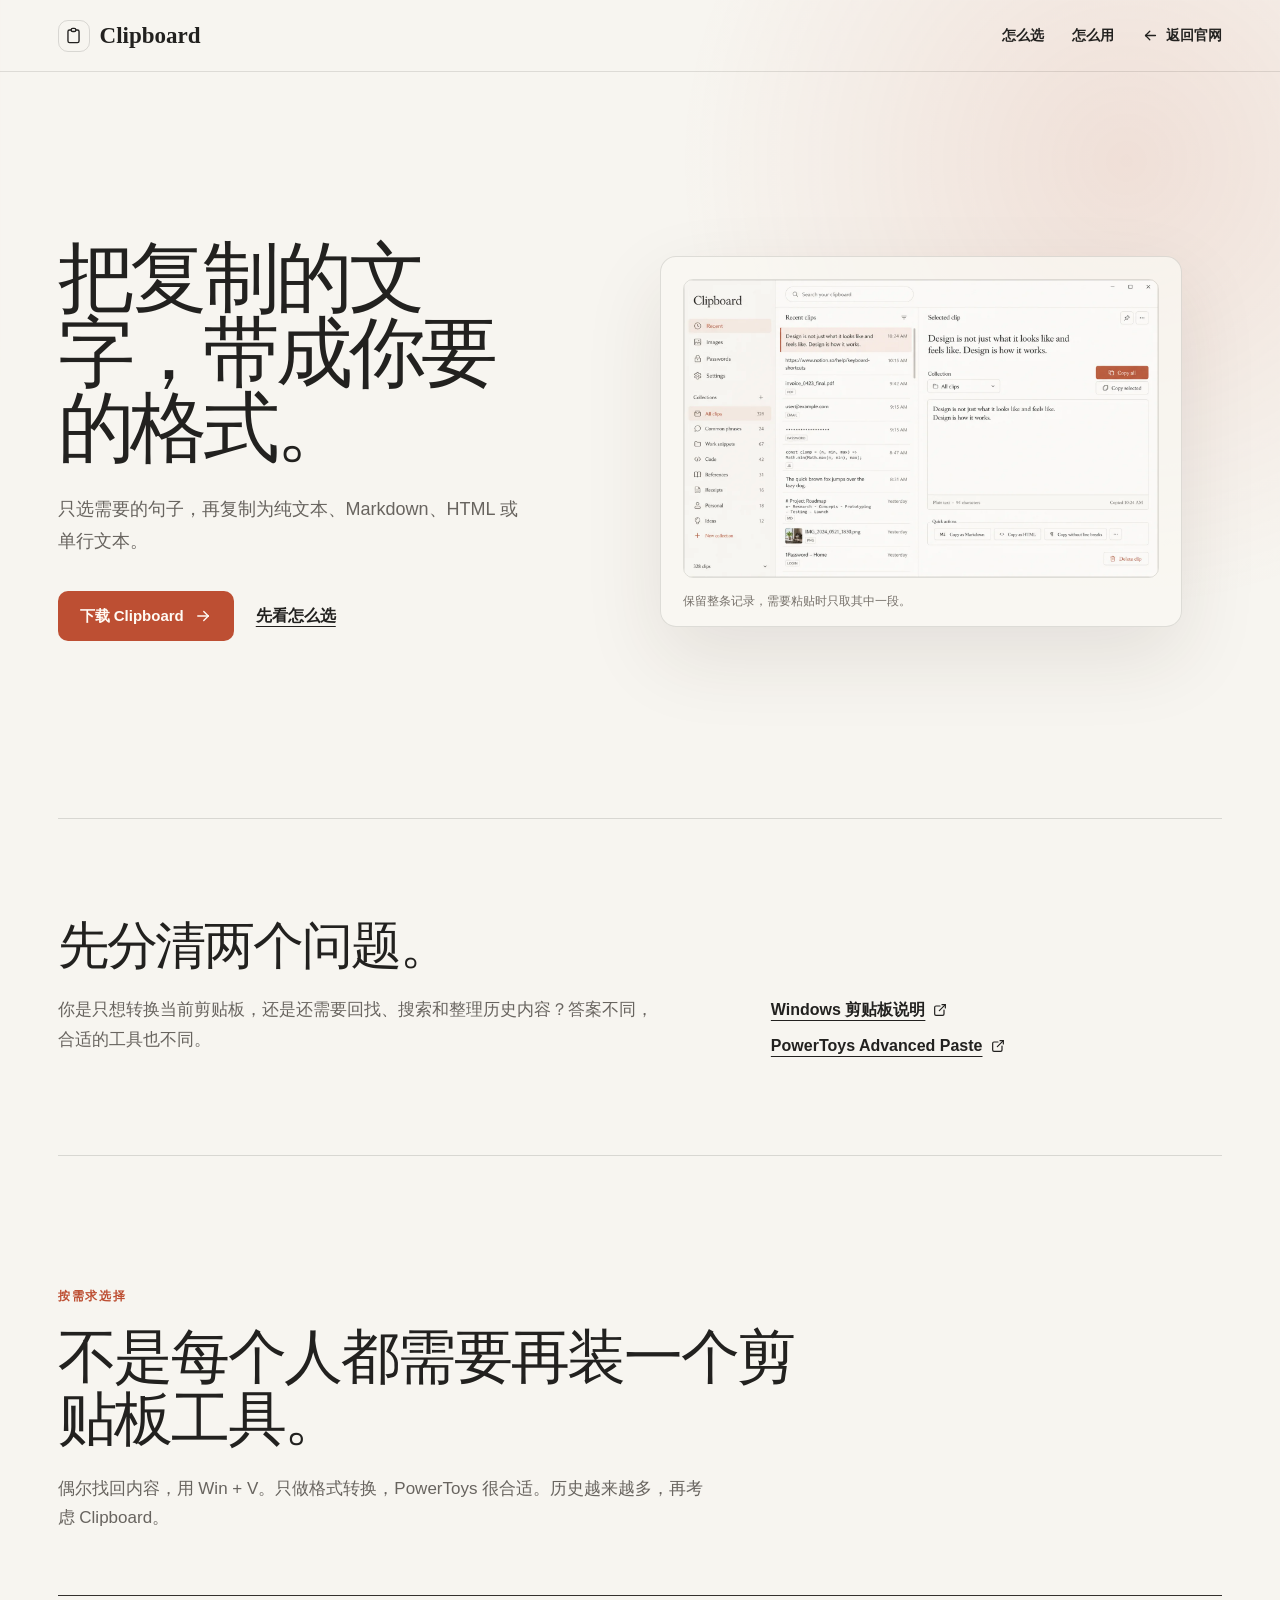
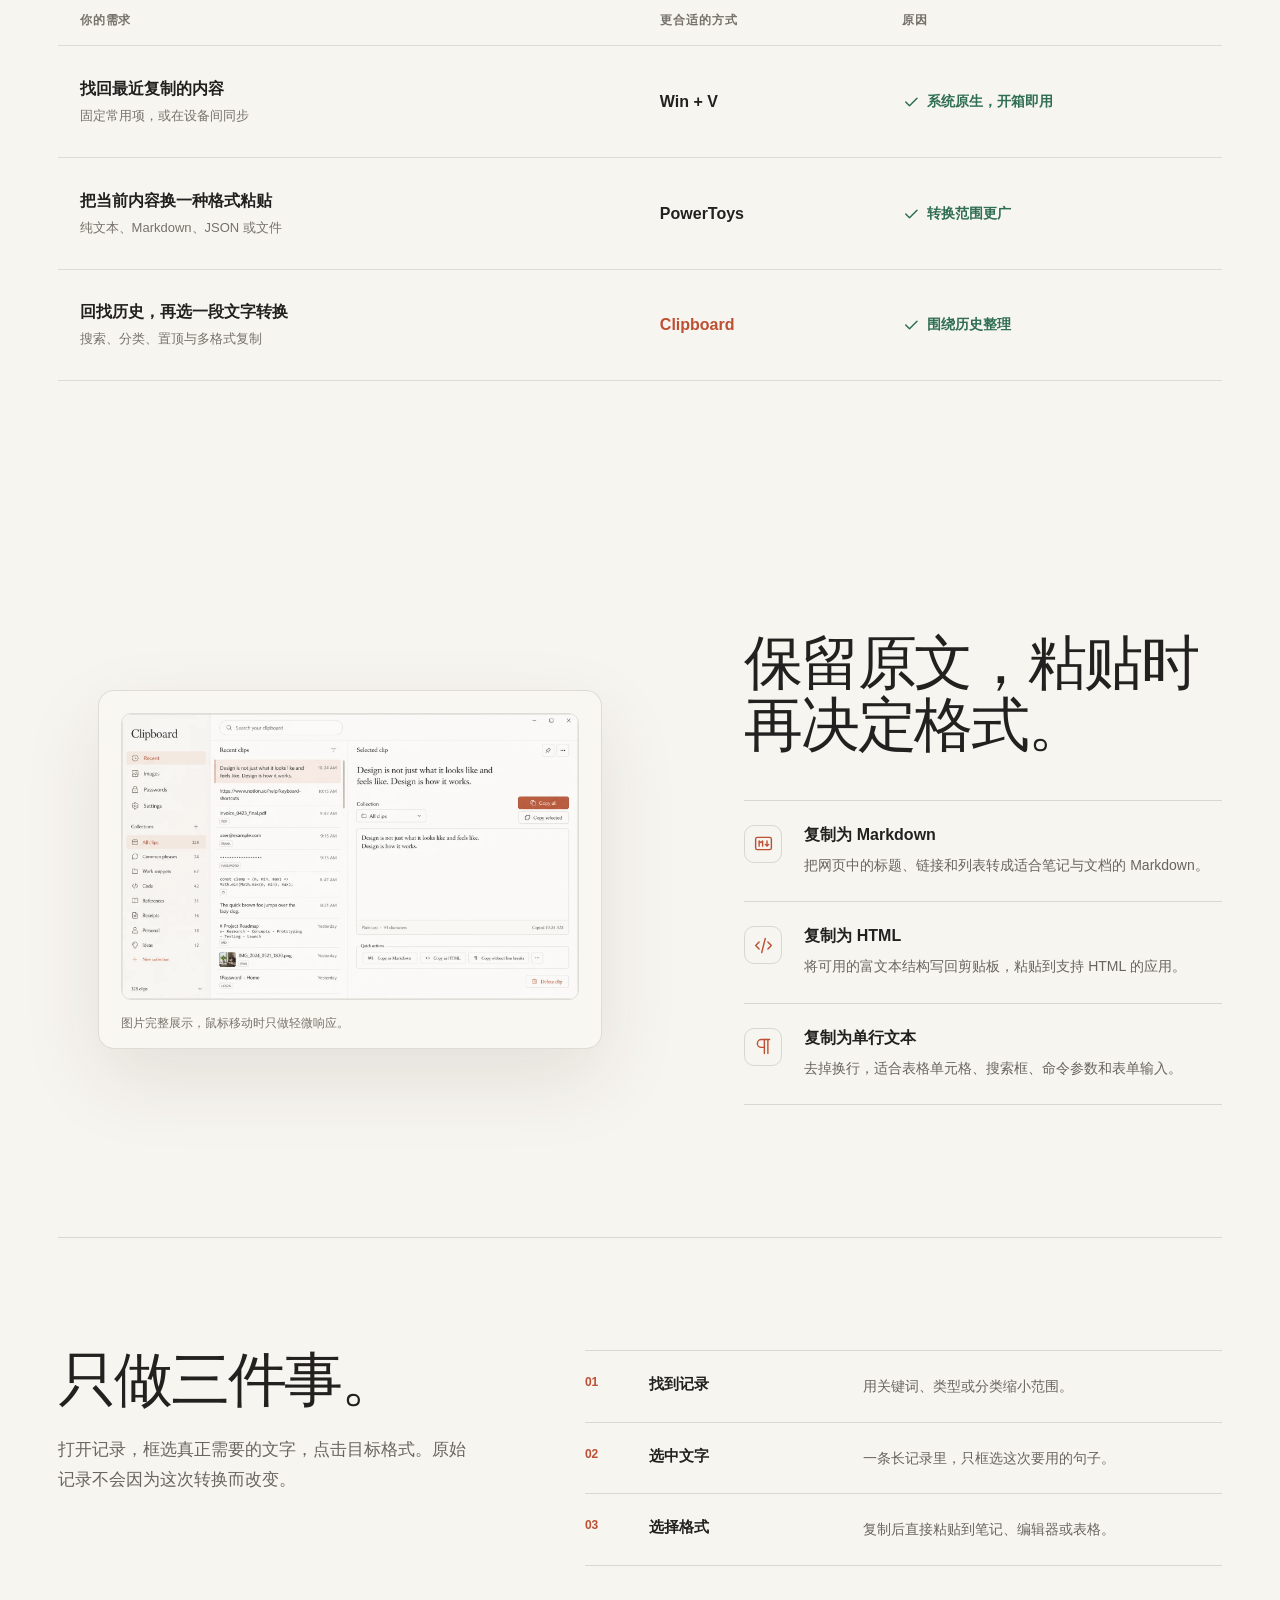
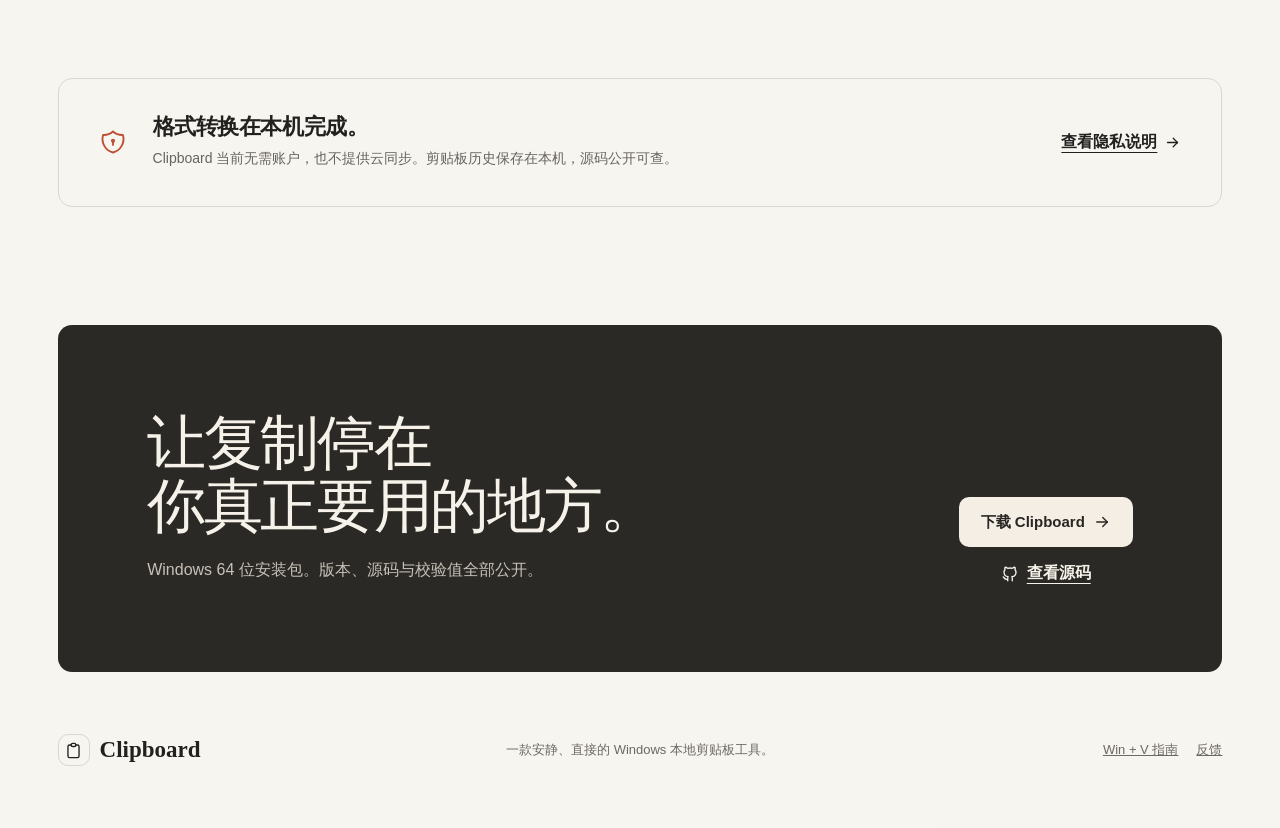
<file: website/guides/copy-text-as-markdown-html/index.html>
<!doctype html>
<html lang="en">
  <head>
    <meta charset="utf-8" />
    <link rel="icon" href="../../../favicon.png" />
    <meta name="viewport" content="width=device-width, initial-scale=1" />
    <link href="../../../_app/immutable/entry/start.t6QhT2XR.js" rel="modulepreload">
		<link href="../../../_app/immutable/chunks/kQwzngzR.js" rel="modulepreload">
		<link href="../../../_app/immutable/chunks/BfOFNG-O.js" rel="modulepreload">
		<link href="../../../_app/immutable/chunks/DlxlKCk7.js" rel="modulepreload">
		<link href="../../../_app/immutable/entry/app.Be4TstPZ.js" rel="modulepreload">
		<link href="../../../_app/immutable/chunks/DSaXzWbs.js" rel="modulepreload">
		<link href="../../../_app/immutable/chunks/CF2HISq_.js" rel="modulepreload">
		<link href="../../../_app/immutable/chunks/CaXnnld6.js" rel="modulepreload">
		<link href="../../../_app/immutable/chunks/DjfIg-D1.js" rel="modulepreload">
		<link href="../../../_app/immutable/chunks/Bhy9EwgA.js" rel="modulepreload">
		<link href="../../../_app/immutable/chunks/FqoQF9dD.js" rel="modulepreload">
		<link href="../../../_app/immutable/chunks/D9yAoJvI.js" rel="modulepreload">
		<link href="../../../_app/immutable/nodes/0.B8XpkZuW.js" rel="modulepreload">
		<link href="../../../_app/immutable/chunks/BZOrs473.js" rel="modulepreload">
		<link href="../../../_app/immutable/chunks/CDoqRtKp.js" rel="modulepreload">
		<link href="../../../_app/immutable/nodes/2.Cwf1v8ks.js" rel="modulepreload">
		<link href="../../../_app/immutable/nodes/5.0EkodlZz.js" rel="modulepreload">
		<link href="../../../_app/immutable/chunks/B6sB2iMF.js" rel="modulepreload">
		<link href="../../../_app/immutable/chunks/BsB_x3iI.js" rel="modulepreload">
		<link href="../../../_app/immutable/chunks/BY8iRBsx.js" rel="modulepreload">
		<link href="../../../_app/immutable/chunks/BhGX7YuH.js" rel="modulepreload">
		<link href="../../../_app/immutable/chunks/CPF8nc2U.js" rel="modulepreload">
		<link href="../../../_app/immutable/chunks/v3mKavnx.js" rel="modulepreload">
		<!--1ljpsel--><meta name="description" content="比较 Win + V、PowerToys Advanced Paste 与 Clipboard，选择适合自己的 Markdown、HTML、纯文本和单行文本复制方式。"/> <link rel="canonical" href="https://hhrsc.github.io/website/guides/copy-text-as-markdown-html/"/> <meta name="robots" content="index,follow"/> <meta property="og:type" content="article"/> <meta property="og:title" content="把复制的文字，带成你要的格式"/> <meta property="og:description" content="只选需要的句子，再复制为 Markdown、HTML、纯文本或单行文本。"/> <meta property="og:url" content="https://hhrsc.github.io/website/guides/copy-text-as-markdown-html/"/> <meta property="og:image" content="https://hhrsc.github.io/marketing/clipboard-recent.webp"/> <!----><script type="application/ld+json">{"@context":"https://schema.org","@type":"Article","headline":"Windows 如何把文字复制为 Markdown、HTML 或纯文本？","description":"比较 Win + V、PowerToys Advanced Paste 与 Clipboard，选择适合自己的文字复制方式。","datePublished":"2026-09-02","dateModified":"2026-09-02","inLanguage":"zh-CN","mainEntityOfPage":"https://hhrsc.github.io/website/guides/copy-text-as-markdown-html/","author":{"@type":"Organization","name":"Clipboard"},"publisher":{"@type":"Organization","name":"Clipboard"}}</script><!----> <!----><script type="application/ld+json">{"@context":"https://schema.org","@type":"BreadcrumbList","itemListElement":[{"@type":"ListItem","position":1,"name":"Clipboard 官网","item":"https://hhrsc.github.io/website/"},{"@type":"ListItem","position":2,"name":"Windows 剪贴板指南","item":"https://hhrsc.github.io/website/guides/windows-clipboard-history/"},{"@type":"ListItem","position":3,"name":"多格式复制指南","item":"https://hhrsc.github.io/website/guides/copy-text-as-markdown-html/"}]}</script><!----><!----><title>Windows 如何把文字复制为 Markdown、HTML 或纯文本？</title>
		<link href="../../../_app/immutable/assets/5.M4y0ggOw.css" rel="stylesheet">
  </head>
  <body data-sveltekit-preload-data="hover">
    <div style="display: contents"><!--[--><!--[0--><!--[--><!--[0--><!--[--><!--[--><div class="guide-shell svelte-1ljpsel" id="top"><header class="svelte-1ljpsel"><a class="brand svelte-1ljpsel" href="/website/" aria-label="返回 Clipboard 官网"><span class="brand-mark svelte-1ljpsel"><svg xmlns="http://www.w3.org/2000/svg" width="19" height="19" viewBox="0 0 24 24" fill="none" stroke="currentColor" stroke-width="1.7" stroke-linecap="round" stroke-linejoin="round" class="tabler-icon tabler-icon-clipboard "><!--[--><!----><path d="M9 5h-2a2 2 0 0 0 -2 2v12a2 2 0 0 0 2 2h10a2 2 0 0 0 2 -2v-12a2 2 0 0 0 -2 -2h-2"><!----></path><!----><!----><path d="M9 5a2 2 0 0 1 2 -2h2a2 2 0 0 1 2 2a2 2 0 0 1 -2 2h-2a2 2 0 0 1 -2 -2"><!----></path><!----><!--]--><!--[--><!--[--><!--]--><!--]--></svg><!----></span> Clipboard</a> <nav aria-label="页面导航" class="svelte-1ljpsel"><a href="#choose" class="svelte-1ljpsel">怎么选</a> <a href="#workflow" class="svelte-1ljpsel">怎么用</a> <a class="back-link svelte-1ljpsel" href="/website/"><svg xmlns="http://www.w3.org/2000/svg" width="17" height="17" viewBox="0 0 24 24" fill="none" stroke="currentColor" stroke-width="1.8" stroke-linecap="round" stroke-linejoin="round" class="tabler-icon tabler-icon-arrow-left "><!--[--><!----><path d="M5 12l14 0"><!----></path><!----><!----><path d="M5 12l6 6"><!----></path><!----><!----><path d="M5 12l6 -6"><!----></path><!----><!--]--><!--[--><!--[--><!--]--><!--]--></svg><!---->返回官网</a></nav></header> <main class="svelte-1ljpsel"><section class="hero svelte-1ljpsel"><div class="hero-copy svelte-1ljpsel" data-reveal=""><h1 class="svelte-1ljpsel">把复制的文字，带成你要的格式。</h1> <p class="lede svelte-1ljpsel">只选需要的句子，再复制为纯文本、Markdown、HTML 或单行文本。</p> <div class="hero-actions svelte-1ljpsel"><a class="primary-button svelte-1ljpsel" href="https://github.com/hhrsc/clipboard/releases/download/v0.1.0/Clipboard_0.1.0_x64-setup.exe">下载 Clipboard <svg xmlns="http://www.w3.org/2000/svg" width="18" height="18" viewBox="0 0 24 24" fill="none" stroke="currentColor" stroke-width="1.8" stroke-linecap="round" stroke-linejoin="round" class="tabler-icon tabler-icon-arrow-right "><!--[--><!----><path d="M5 12l14 0"><!----></path><!----><!----><path d="M13 18l6 -6"><!----></path><!----><!----><path d="M13 6l6 6"><!----></path><!----><!--]--><!--[--><!--[--><!--]--><!--]--></svg><!----></a> <a class="text-link svelte-1ljpsel" href="#choose">先看怎么选</a></div></div> <figure class="media-frame hero-media svelte-1ljpsel" data-reveal=""><div class="media-glow svelte-1ljpsel" aria-hidden="true"></div> <img src="/marketing/clipboard-recent.webp" alt="Clipboard 文字详情界面，展示复制选中文字、Markdown、HTML 和去换行操作" width="1600" height="1000" class="svelte-1ljpsel"/> <figcaption class="svelte-1ljpsel">保留整条记录，需要粘贴时只取其中一段。</figcaption></figure></section> <section class="source-note svelte-1ljpsel" data-reveal=""><div><h2 class="svelte-1ljpsel">先分清两个问题。</h2> <p class="svelte-1ljpsel">你是只想转换当前剪贴板，还是还需要回找、搜索和整理历史内容？答案不同，合适的工具也不同。</p></div> <div class="source-links svelte-1ljpsel"><a href="https://support.microsoft.com/zh-cn/windows/apps/using-the-clipboard" target="_blank" rel="noreferrer" class="svelte-1ljpsel">Windows 剪贴板说明 <svg xmlns="http://www.w3.org/2000/svg" width="16" height="16" viewBox="0 0 24 24" fill="none" stroke="currentColor" stroke-width="1.8" stroke-linecap="round" stroke-linejoin="round" class="tabler-icon tabler-icon-external-link "><!--[--><!----><path d="M12 6h-6a2 2 0 0 0 -2 2v10a2 2 0 0 0 2 2h10a2 2 0 0 0 2 -2v-6"><!----></path><!----><!----><path d="M11 13l9 -9"><!----></path><!----><!----><path d="M15 4h5v5"><!----></path><!----><!--]--><!--[--><!--[--><!--]--><!--]--></svg><!----></a> <a href="https://learn.microsoft.com/zh-cn/windows/powertoys/advanced-paste" target="_blank" rel="noreferrer" class="svelte-1ljpsel">PowerToys Advanced Paste <svg xmlns="http://www.w3.org/2000/svg" width="16" height="16" viewBox="0 0 24 24" fill="none" stroke="currentColor" stroke-width="1.8" stroke-linecap="round" stroke-linejoin="round" class="tabler-icon tabler-icon-external-link "><!--[--><!----><path d="M12 6h-6a2 2 0 0 0 -2 2v10a2 2 0 0 0 2 2h10a2 2 0 0 0 2 -2v-6"><!----></path><!----><!----><path d="M11 13l9 -9"><!----></path><!----><!----><path d="M15 4h5v5"><!----></path><!----><!--]--><!--[--><!--[--><!--]--><!--]--></svg><!----></a></div></section> <section class="choose-section svelte-1ljpsel" id="choose"><div class="section-heading svelte-1ljpsel" data-reveal=""><p class="eyebrow svelte-1ljpsel">按需求选择</p> <h2 class="svelte-1ljpsel">不是每个人都需要再装一个剪贴板工具。</h2> <p class="svelte-1ljpsel">偶尔找回内容，用 Win + V。只做格式转换，PowerToys 很合适。历史越来越多，再考虑 Clipboard。</p></div> <div class="comparison svelte-1ljpsel" data-reveal=""><div class="comparison-head svelte-1ljpsel" aria-hidden="true"><span>你的需求</span> <span>更合适的方式</span> <span>原因</span></div> <div class="comparison-row svelte-1ljpsel"><div><strong class="svelte-1ljpsel">找回最近复制的内容</strong><small class="svelte-1ljpsel">固定常用项，或在设备间同步</small></div> <span class="method svelte-1ljpsel">Win + V</span> <span class="reason svelte-1ljpsel"><svg xmlns="http://www.w3.org/2000/svg" width="18" height="18" viewBox="0 0 24 24" fill="none" stroke="currentColor" stroke-width="2" stroke-linecap="round" stroke-linejoin="round" class="tabler-icon tabler-icon-check "><!--[--><!----><path d="M5 12l5 5l10 -10"><!----></path><!----><!--]--><!--[--><!--[--><!--]--><!--]--></svg><!---->系统原生，开箱即用</span></div> <div class="comparison-row svelte-1ljpsel"><div><strong class="svelte-1ljpsel">把当前内容换一种格式粘贴</strong><small class="svelte-1ljpsel">纯文本、Markdown、JSON 或文件</small></div> <span class="method svelte-1ljpsel">PowerToys</span> <span class="reason svelte-1ljpsel"><svg xmlns="http://www.w3.org/2000/svg" width="18" height="18" viewBox="0 0 24 24" fill="none" stroke="currentColor" stroke-width="2" stroke-linecap="round" stroke-linejoin="round" class="tabler-icon tabler-icon-check "><!--[--><!----><path d="M5 12l5 5l10 -10"><!----></path><!----><!--]--><!--[--><!--[--><!--]--><!--]--></svg><!---->转换范围更广</span></div> <div class="comparison-row svelte-1ljpsel"><div><strong class="svelte-1ljpsel">回找历史，再选一段文字转换</strong><small class="svelte-1ljpsel">搜索、分类、置顶与多格式复制</small></div> <span class="method accent svelte-1ljpsel">Clipboard</span> <span class="reason svelte-1ljpsel"><svg xmlns="http://www.w3.org/2000/svg" width="18" height="18" viewBox="0 0 24 24" fill="none" stroke="currentColor" stroke-width="2" stroke-linecap="round" stroke-linejoin="round" class="tabler-icon tabler-icon-check "><!--[--><!----><path d="M5 12l5 5l10 -10"><!----></path><!----><!--]--><!--[--><!--[--><!--]--><!--]--></svg><!---->围绕历史整理</span></div></div></section> <section class="workflow-section svelte-1ljpsel" id="workflow"><figure class="media-frame workflow-media svelte-1ljpsel" data-reveal=""><div class="media-glow svelte-1ljpsel" aria-hidden="true"></div> <img src="/marketing/clipboard-recent.webp" alt="Clipboard 最近记录与选中文字区域的完整界面" width="1600" height="1000" class="svelte-1ljpsel"/> <figcaption class="svelte-1ljpsel">图片完整展示，鼠标移动时只做轻微响应。</figcaption></figure> <div class="workflow-copy svelte-1ljpsel" data-reveal=""><h2 class="svelte-1ljpsel">保留原文，粘贴时再决定格式。</h2> <div class="format-list svelte-1ljpsel"><article class="svelte-1ljpsel"><span class="svelte-1ljpsel"><svg xmlns="http://www.w3.org/2000/svg" width="21" height="21" viewBox="0 0 24 24" fill="none" stroke="currentColor" stroke-width="1.6" stroke-linecap="round" stroke-linejoin="round" class="tabler-icon tabler-icon-markdown "><!--[--><!----><path d="M3 7a2 2 0 0 1 2 -2h14a2 2 0 0 1 2 2v10a2 2 0 0 1 -2 2h-14a2 2 0 0 1 -2 -2v-10"><!----></path><!----><!----><path d="M7 15v-6l2 2l2 -2v6"><!----></path><!----><!----><path d="M14 13l2 2l2 -2m-2 2v-6"><!----></path><!----><!--]--><!--[--><!--[--><!--]--><!--]--></svg><!----></span> <div><h3 class="svelte-1ljpsel">复制为 Markdown</h3> <p class="svelte-1ljpsel">把网页中的标题、链接和列表转成适合笔记与文档的 Markdown。</p></div></article> <article class="svelte-1ljpsel"><span class="svelte-1ljpsel"><svg xmlns="http://www.w3.org/2000/svg" width="21" height="21" viewBox="0 0 24 24" fill="none" stroke="currentColor" stroke-width="1.6" stroke-linecap="round" stroke-linejoin="round" class="tabler-icon tabler-icon-code "><!--[--><!----><path d="M7 8l-4 4l4 4"><!----></path><!----><!----><path d="M17 8l4 4l-4 4"><!----></path><!----><!----><path d="M14 4l-4 16"><!----></path><!----><!--]--><!--[--><!--[--><!--]--><!--]--></svg><!----></span> <div><h3 class="svelte-1ljpsel">复制为 HTML</h3> <p class="svelte-1ljpsel">将可用的富文本结构写回剪贴板，粘贴到支持 HTML 的应用。</p></div></article> <article class="svelte-1ljpsel"><span class="svelte-1ljpsel"><svg xmlns="http://www.w3.org/2000/svg" width="21" height="21" viewBox="0 0 24 24" fill="none" stroke="currentColor" stroke-width="1.6" stroke-linecap="round" stroke-linejoin="round" class="tabler-icon tabler-icon-pilcrow "><!--[--><!----><path d="M13 4v16"><!----></path><!----><!----><path d="M17 4v16"><!----></path><!----><!----><path d="M19 4h-9.5a4.5 4.5 0 0 0 0 9h3.5"><!----></path><!----><!--]--><!--[--><!--[--><!--]--><!--]--></svg><!----></span> <div><h3 class="svelte-1ljpsel">复制为单行文本</h3> <p class="svelte-1ljpsel">去掉换行，适合表格单元格、搜索框、命令参数和表单输入。</p></div></article></div></div></section> <section class="steps-section svelte-1ljpsel" data-reveal=""><div class="step-intro svelte-1ljpsel"><h2 class="svelte-1ljpsel">只做三件事。</h2> <p class="svelte-1ljpsel">打开记录，框选真正需要的文字，点击目标格式。原始记录不会因为这次转换而改变。</p></div> <ol class="svelte-1ljpsel"><li class="svelte-1ljpsel"><strong class="svelte-1ljpsel">找到记录</strong><span class="svelte-1ljpsel">用关键词、类型或分类缩小范围。</span></li> <li class="svelte-1ljpsel"><strong class="svelte-1ljpsel">选中文字</strong><span class="svelte-1ljpsel">一条长记录里，只框选这次要用的句子。</span></li> <li class="svelte-1ljpsel"><strong class="svelte-1ljpsel">选择格式</strong><span class="svelte-1ljpsel">复制后直接粘贴到笔记、编辑器或表格。</span></li></ol></section> <section class="privacy-note svelte-1ljpsel" data-reveal=""><svg xmlns="http://www.w3.org/2000/svg" width="28" height="28" viewBox="0 0 24 24" fill="none" stroke="currentColor" stroke-width="1.6" stroke-linecap="round" stroke-linejoin="round" class="tabler-icon tabler-icon-shield-lock "><!--[--><!----><path d="M12 3a12 12 0 0 0 8.5 3a12 12 0 0 1 -8.5 15a12 12 0 0 1 -8.5 -15a12 12 0 0 0 8.5 -3"><!----></path><!----><!----><path d="M11 11a1 1 0 1 0 2 0a1 1 0 1 0 -2 0"><!----></path><!----><!----><path d="M12 12l0 2.5"><!----></path><!----><!--]--><!--[--><!--[--><!--]--><!--]--></svg><!----> <div class="svelte-1ljpsel"><h2 class="svelte-1ljpsel">格式转换在本机完成。</h2> <p class="svelte-1ljpsel">Clipboard 当前无需账户，也不提供云同步。剪贴板历史保存在本机，源码公开可查。</p></div> <a href="/website/privacy-policy/" class="svelte-1ljpsel">查看隐私说明 <svg xmlns="http://www.w3.org/2000/svg" width="17" height="17" viewBox="0 0 24 24" fill="none" stroke="currentColor" stroke-width="1.8" stroke-linecap="round" stroke-linejoin="round" class="tabler-icon tabler-icon-arrow-right "><!--[--><!----><path d="M5 12l14 0"><!----></path><!----><!----><path d="M13 18l6 -6"><!----></path><!----><!----><path d="M13 6l6 6"><!----></path><!----><!--]--><!--[--><!--[--><!--]--><!--]--></svg><!----></a></section> <section class="final-cta svelte-1ljpsel" data-reveal=""><div><h2 class="svelte-1ljpsel">让复制停在<br/>你真正要用的地方。</h2> <p class="svelte-1ljpsel">Windows 64 位安装包。版本、源码与校验值全部公开。</p></div> <div class="final-actions svelte-1ljpsel"><a class="primary-button light-button svelte-1ljpsel" href="https://github.com/hhrsc/clipboard/releases/download/v0.1.0/Clipboard_0.1.0_x64-setup.exe">下载 Clipboard <svg xmlns="http://www.w3.org/2000/svg" width="18" height="18" viewBox="0 0 24 24" fill="none" stroke="currentColor" stroke-width="1.8" stroke-linecap="round" stroke-linejoin="round" class="tabler-icon tabler-icon-arrow-right "><!--[--><!----><path d="M5 12l14 0"><!----></path><!----><!----><path d="M13 18l6 -6"><!----></path><!----><!----><path d="M13 6l6 6"><!----></path><!----><!--]--><!--[--><!--[--><!--]--><!--]--></svg><!----></a> <a href="https://github.com/hhrsc/clipboard" target="_blank" rel="noreferrer" class="svelte-1ljpsel"><svg xmlns="http://www.w3.org/2000/svg" width="18" height="18" viewBox="0 0 24 24" fill="none" stroke="currentColor" stroke-width="1.8" stroke-linecap="round" stroke-linejoin="round" class="tabler-icon tabler-icon-brand-github "><!--[--><!----><path d="M9 19c-4.3 1.4 -4.3 -2.5 -6 -3m12 5v-3.5c0 -1 .1 -1.4 -.5 -2c2.8 -.3 5.5 -1.4 5.5 -6a4.6 4.6 0 0 0 -1.3 -3.2a4.2 4.2 0 0 0 -.1 -3.2s-1.1 -.3 -3.5 1.3a12.3 12.3 0 0 0 -6.2 0c-2.4 -1.6 -3.5 -1.3 -3.5 -1.3a4.2 4.2 0 0 0 -.1 3.2a4.6 4.6 0 0 0 -1.3 3.2c0 4.6 2.7 5.7 5.5 6c-.6 .6 -.6 1.2 -.5 2v3.5"><!----></path><!----><!--]--><!--[--><!--[--><!--]--><!--]--></svg><!---->查看源码</a></div></section></main> <footer class="svelte-1ljpsel"><a class="brand footer-brand svelte-1ljpsel" href="#top" aria-label="返回顶部"><span class="brand-mark svelte-1ljpsel"><svg xmlns="http://www.w3.org/2000/svg" width="19" height="19" viewBox="0 0 24 24" fill="none" stroke="currentColor" stroke-width="1.7" stroke-linecap="round" stroke-linejoin="round" class="tabler-icon tabler-icon-clipboard "><!--[--><!----><path d="M9 5h-2a2 2 0 0 0 -2 2v12a2 2 0 0 0 2 2h10a2 2 0 0 0 2 -2v-12a2 2 0 0 0 -2 -2h-2"><!----></path><!----><!----><path d="M9 5a2 2 0 0 1 2 -2h2a2 2 0 0 1 2 2a2 2 0 0 1 -2 2h-2a2 2 0 0 1 -2 -2"><!----></path><!----><!--]--><!--[--><!--[--><!--]--><!--]--></svg><!----></span> Clipboard</a> <p class="svelte-1ljpsel">一款安静、直接的 Windows 本地剪贴板工具。</p> <p class="footer-links svelte-1ljpsel"><a href="/website/guides/windows-clipboard-history/">Win + V 指南</a> <a href="https://github.com/hhrsc/clipboard/issues/new/choose" target="_blank" rel="noreferrer">反馈</a></p></footer></div><!--]--><!----><!--]--><!--]--><!----><!--]--><!--]--> <!--[-1--><!--]--><!--]-->

			<script>
				{
					__sveltekit_32e7xy = {
						base: new URL("../../..", location).pathname.slice(0, -1)
					};

					const element = document.currentScript.parentElement;

					Promise.all([
						import("../../../_app/immutable/entry/start.t6QhT2XR.js"),
						import("../../../_app/immutable/entry/app.Be4TstPZ.js")
					]).then(([kit, app]) => {
						kit.start(app, element, {
							node_ids: [0, 2, 5],
							data: [null,null,null],
							form: null,
							error: null
						});
					});
				}
			</script>
		</div>
  </body>
</html>
</file>
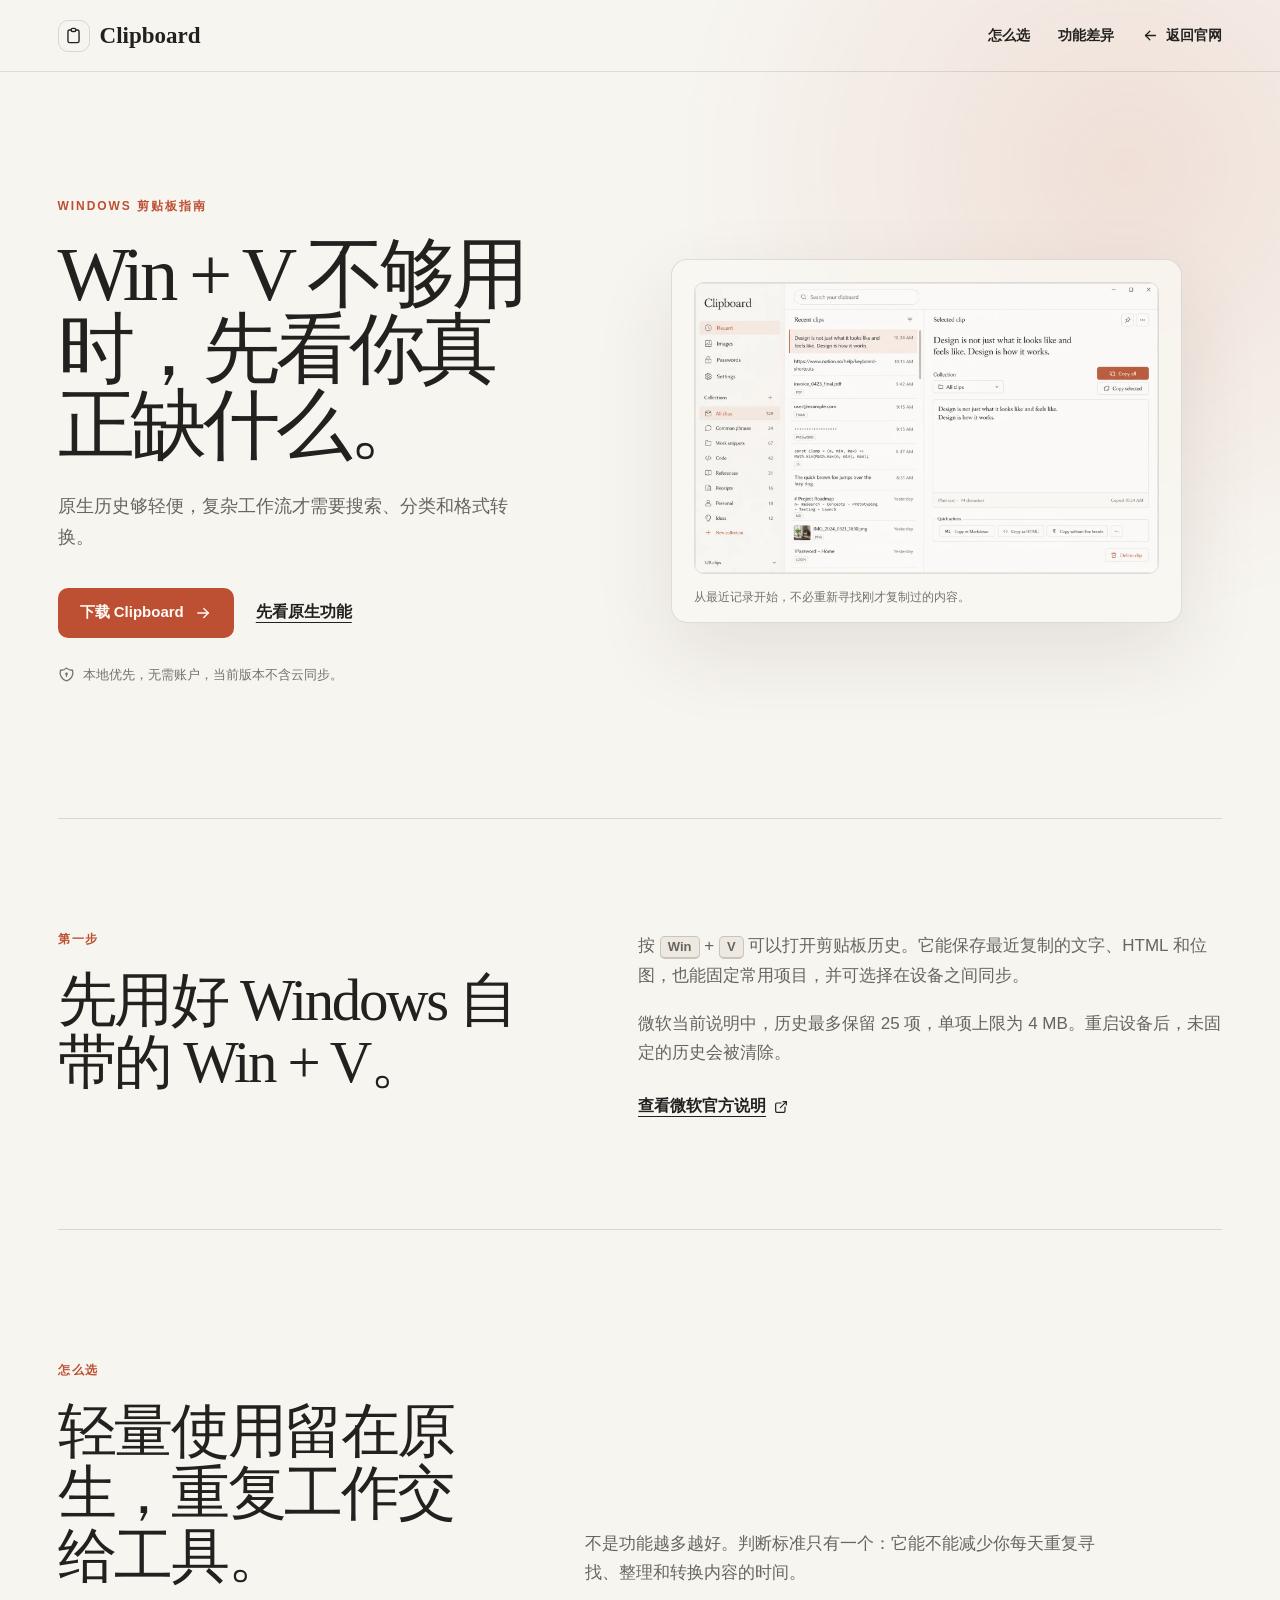
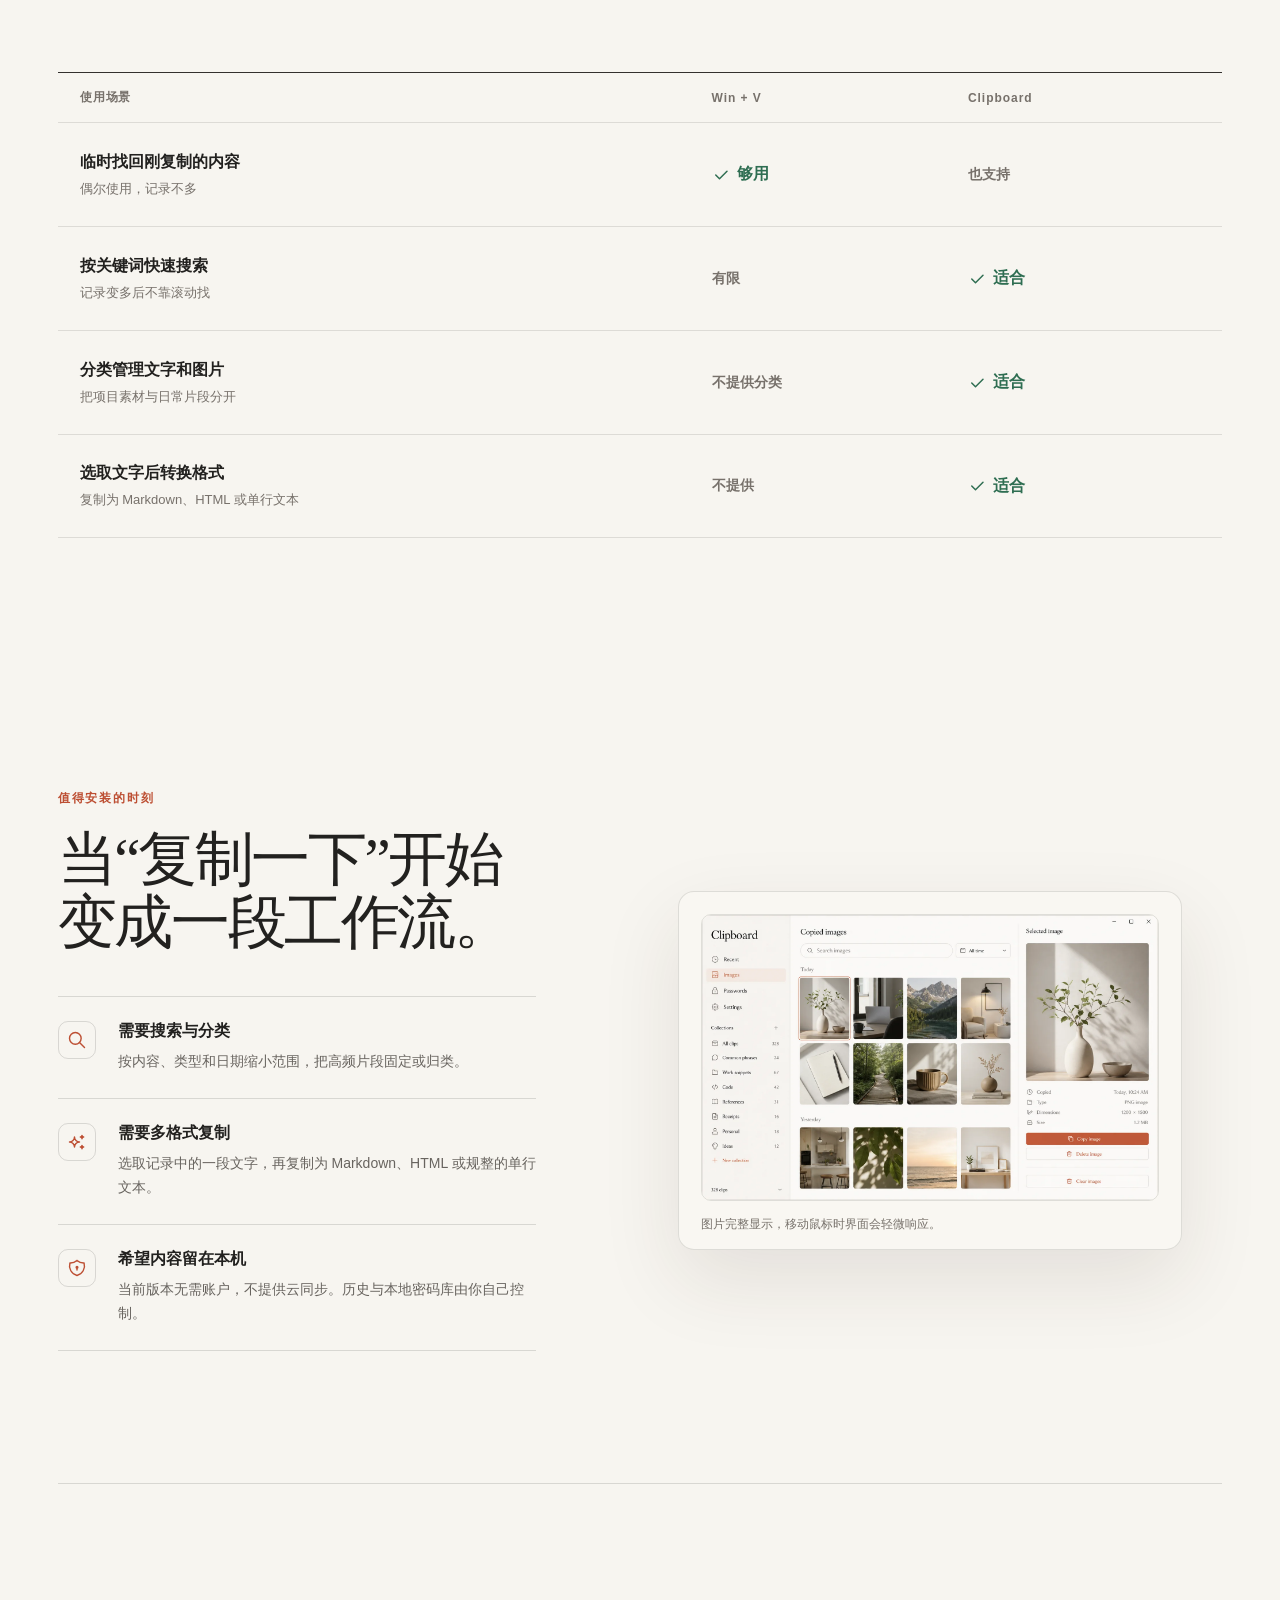
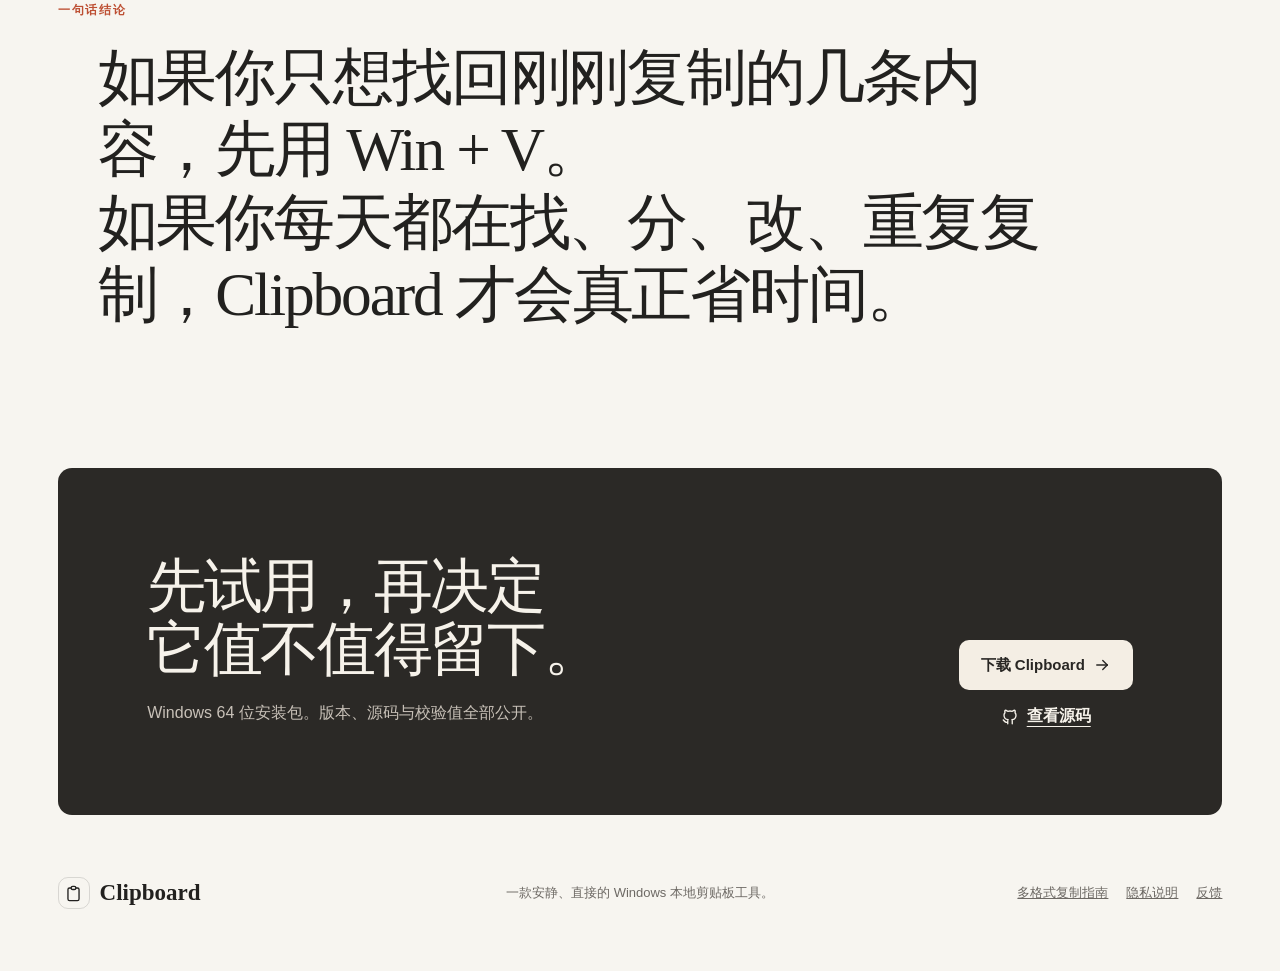
<file: website/guides/windows-clipboard-history/index.html>
<!doctype html>
<html lang="en">
  <head>
    <meta charset="utf-8" />
    <link rel="icon" href="../../../favicon.png" />
    <meta name="viewport" content="width=device-width, initial-scale=1" />
    <link href="../../../_app/immutable/entry/start.t6QhT2XR.js" rel="modulepreload">
		<link href="../../../_app/immutable/chunks/kQwzngzR.js" rel="modulepreload">
		<link href="../../../_app/immutable/chunks/BfOFNG-O.js" rel="modulepreload">
		<link href="../../../_app/immutable/chunks/DlxlKCk7.js" rel="modulepreload">
		<link href="../../../_app/immutable/entry/app.Be4TstPZ.js" rel="modulepreload">
		<link href="../../../_app/immutable/chunks/DSaXzWbs.js" rel="modulepreload">
		<link href="../../../_app/immutable/chunks/CF2HISq_.js" rel="modulepreload">
		<link href="../../../_app/immutable/chunks/CaXnnld6.js" rel="modulepreload">
		<link href="../../../_app/immutable/chunks/DjfIg-D1.js" rel="modulepreload">
		<link href="../../../_app/immutable/chunks/Bhy9EwgA.js" rel="modulepreload">
		<link href="../../../_app/immutable/chunks/FqoQF9dD.js" rel="modulepreload">
		<link href="../../../_app/immutable/chunks/D9yAoJvI.js" rel="modulepreload">
		<link href="../../../_app/immutable/nodes/0.B8XpkZuW.js" rel="modulepreload">
		<link href="../../../_app/immutable/chunks/BZOrs473.js" rel="modulepreload">
		<link href="../../../_app/immutable/chunks/CDoqRtKp.js" rel="modulepreload">
		<link href="../../../_app/immutable/nodes/2.Cwf1v8ks.js" rel="modulepreload">
		<link href="../../../_app/immutable/nodes/6.CAcyR-Mv.js" rel="modulepreload">
		<link href="../../../_app/immutable/chunks/B6sB2iMF.js" rel="modulepreload">
		<link href="../../../_app/immutable/chunks/BsB_x3iI.js" rel="modulepreload">
		<link href="../../../_app/immutable/chunks/BY8iRBsx.js" rel="modulepreload">
		<link href="../../../_app/immutable/chunks/BhGX7YuH.js" rel="modulepreload">
		<link href="../../../_app/immutable/chunks/CPF8nc2U.js" rel="modulepreload">
		<!--9v06hk--><meta name="description" content="先用好 Windows 的 Win + V 剪贴板历史，再判断是否需要搜索、分类、图片历史和多格式复制。"/> <link rel="canonical" href="https://hhrsc.github.io/website/guides/windows-clipboard-history/"/> <meta name="robots" content="index,follow"/> <meta property="og:type" content="article"/> <meta property="og:title" content="Win + V 不够用时，先看你真正缺什么"/> <meta property="og:description" content="一份不劝你盲目安装的 Windows 剪贴板选择指南。"/> <meta property="og:url" content="https://hhrsc.github.io/website/guides/windows-clipboard-history/"/> <meta property="og:image" content="https://hhrsc.github.io/marketing/clipboard-recent.webp"/> <!----><script type="application/ld+json">{"@context":"https://schema.org","@type":"Article","headline":"Windows 剪贴板历史怎么用？Win + V 与 Clipboard 的选择指南","description":"先用好 Win + V，再判断是否需要搜索、分类、图片历史和多格式复制。","datePublished":"2026-09-02","dateModified":"2026-09-02","inLanguage":"zh-CN","mainEntityOfPage":"https://hhrsc.github.io/website/guides/windows-clipboard-history/","author":{"@type":"Organization","name":"Clipboard"},"publisher":{"@type":"Organization","name":"Clipboard"}}</script><!----> <!----><script type="application/ld+json">{"@context":"https://schema.org","@type":"BreadcrumbList","itemListElement":[{"@type":"ListItem","position":1,"name":"Clipboard 官网","item":"https://hhrsc.github.io/website/"},{"@type":"ListItem","position":2,"name":"Windows 剪贴板指南","item":"https://hhrsc.github.io/website/guides/windows-clipboard-history/"}]}</script><!----><!----><title>Windows 剪贴板历史怎么用？Win + V 与 Clipboard 选择指南</title>
		<link href="../../../_app/immutable/assets/6.BfQUdeuE.css" rel="stylesheet">
  </head>
  <body data-sveltekit-preload-data="hover">
    <div style="display: contents"><!--[--><!--[0--><!--[--><!--[0--><!--[--><!--[--><div class="guide-shell svelte-9v06hk" id="top"><header class="svelte-9v06hk"><a class="brand svelte-9v06hk" href="/website/" aria-label="返回 Clipboard 官网"><span class="brand-mark svelte-9v06hk"><svg xmlns="http://www.w3.org/2000/svg" width="19" height="19" viewBox="0 0 24 24" fill="none" stroke="currentColor" stroke-width="1.7" stroke-linecap="round" stroke-linejoin="round" class="tabler-icon tabler-icon-clipboard "><!--[--><!----><path d="M9 5h-2a2 2 0 0 0 -2 2v12a2 2 0 0 0 2 2h10a2 2 0 0 0 2 -2v-12a2 2 0 0 0 -2 -2h-2"><!----></path><!----><!----><path d="M9 5a2 2 0 0 1 2 -2h2a2 2 0 0 1 2 2a2 2 0 0 1 -2 2h-2a2 2 0 0 1 -2 -2"><!----></path><!----><!--]--><!--[--><!--[--><!--]--><!--]--></svg><!----></span> Clipboard</a> <nav aria-label="页面导航" class="svelte-9v06hk"><a href="#compare" class="svelte-9v06hk">怎么选</a> <a href="#workflow" class="svelte-9v06hk">功能差异</a> <a class="back-link svelte-9v06hk" href="/website/"><svg xmlns="http://www.w3.org/2000/svg" width="17" height="17" viewBox="0 0 24 24" fill="none" stroke="currentColor" stroke-width="1.8" stroke-linecap="round" stroke-linejoin="round" class="tabler-icon tabler-icon-arrow-left "><!--[--><!----><path d="M5 12l14 0"><!----></path><!----><!----><path d="M5 12l6 6"><!----></path><!----><!----><path d="M5 12l6 -6"><!----></path><!----><!--]--><!--[--><!--[--><!--]--><!--]--></svg><!---->返回官网</a></nav></header> <main class="svelte-9v06hk"><section class="hero svelte-9v06hk"><div class="hero-copy svelte-9v06hk" data-reveal=""><p class="eyebrow svelte-9v06hk">Windows 剪贴板指南</p> <h1 class="svelte-9v06hk">Win + V 不够用时，先看你真正缺什么。</h1> <p class="lede svelte-9v06hk">原生历史够轻便，复杂工作流才需要搜索、分类和格式转换。</p> <div class="hero-actions svelte-9v06hk"><a class="primary-button svelte-9v06hk" href="https://github.com/hhrsc/clipboard/releases/download/v0.1.0/Clipboard_0.1.0_x64-setup.exe">下载 Clipboard <svg xmlns="http://www.w3.org/2000/svg" width="18" height="18" viewBox="0 0 24 24" fill="none" stroke="currentColor" stroke-width="1.8" stroke-linecap="round" stroke-linejoin="round" class="tabler-icon tabler-icon-arrow-right "><!--[--><!----><path d="M5 12l14 0"><!----></path><!----><!----><path d="M13 18l6 -6"><!----></path><!----><!----><path d="M13 6l6 6"><!----></path><!----><!--]--><!--[--><!--[--><!--]--><!--]--></svg><!----></a> <a class="text-link svelte-9v06hk" href="#native">先看原生功能</a></div> <p class="trust-line svelte-9v06hk"><svg xmlns="http://www.w3.org/2000/svg" width="17" height="17" viewBox="0 0 24 24" fill="none" stroke="currentColor" stroke-width="1.8" stroke-linecap="round" stroke-linejoin="round" class="tabler-icon tabler-icon-shield-lock "><!--[--><!----><path d="M12 3a12 12 0 0 0 8.5 3a12 12 0 0 1 -8.5 15a12 12 0 0 1 -8.5 -15a12 12 0 0 0 8.5 -3"><!----></path><!----><!----><path d="M11 11a1 1 0 1 0 2 0a1 1 0 1 0 -2 0"><!----></path><!----><!----><path d="M12 12l0 2.5"><!----></path><!----><!--]--><!--[--><!--[--><!--]--><!--]--></svg><!---->本地优先，无需账户，当前版本不含云同步。</p></div> <figure class="media-frame hero-media svelte-9v06hk" data-reveal=""><div class="media-glow svelte-9v06hk" aria-hidden="true"></div> <img src="/marketing/clipboard-recent.webp" alt="Clipboard 最近记录界面，展示可搜索的文字剪贴板历史" width="1600" height="1000" class="svelte-9v06hk"/> <figcaption class="svelte-9v06hk">从最近记录开始，不必重新寻找刚才复制过的内容。</figcaption></figure></section> <section class="native-section svelte-9v06hk" id="native" data-reveal=""><div class="section-heading svelte-9v06hk"><p class="eyebrow svelte-9v06hk">第一步</p> <h2 class="svelte-9v06hk">先用好 Windows 自带的 Win + V。</h2></div> <div class="native-copy svelte-9v06hk"><p class="svelte-9v06hk">按 <kbd class="svelte-9v06hk">Win</kbd> + <kbd class="svelte-9v06hk">V</kbd> 可以打开剪贴板历史。它能保存最近复制的文字、HTML 和位图，也能固定常用项目，并可选择在设备之间同步。</p> <p class="svelte-9v06hk">微软当前说明中，历史最多保留 25 项，单项上限为 4 MB。重启设备后，未固定的历史会被清除。</p> <a href="https://support.microsoft.com/zh-cn/windows/apps/using-the-clipboard" target="_blank" rel="noreferrer" class="svelte-9v06hk">查看微软官方说明 <svg xmlns="http://www.w3.org/2000/svg" width="16" height="16" viewBox="0 0 24 24" fill="none" stroke="currentColor" stroke-width="1.8" stroke-linecap="round" stroke-linejoin="round" class="tabler-icon tabler-icon-external-link "><!--[--><!----><path d="M12 6h-6a2 2 0 0 0 -2 2v10a2 2 0 0 0 2 2h10a2 2 0 0 0 2 -2v-6"><!----></path><!----><!----><path d="M11 13l9 -9"><!----></path><!----><!----><path d="M15 4h5v5"><!----></path><!----><!--]--><!--[--><!--[--><!--]--><!--]--></svg><!----></a></div></section> <section class="compare-section svelte-9v06hk" id="compare"><div class="section-heading svelte-9v06hk" data-reveal=""><p class="eyebrow svelte-9v06hk">怎么选</p> <h2 class="svelte-9v06hk">轻量使用留在原生，重复工作交给工具。</h2> <p class="svelte-9v06hk">不是功能越多越好。判断标准只有一个：它能不能减少你每天重复寻找、整理和转换内容的时间。</p></div> <div class="comparison svelte-9v06hk" data-reveal=""><div class="comparison-head svelte-9v06hk" aria-hidden="true"><span>使用场景</span> <span>Win + V</span> <span>Clipboard</span></div> <div class="comparison-row svelte-9v06hk"><div><strong class="svelte-9v06hk">临时找回刚复制的内容</strong><small class="svelte-9v06hk">偶尔使用，记录不多</small></div> <span class="fit svelte-9v06hk"><svg xmlns="http://www.w3.org/2000/svg" width="18" height="18" viewBox="0 0 24 24" fill="none" stroke="currentColor" stroke-width="2" stroke-linecap="round" stroke-linejoin="round" class="tabler-icon tabler-icon-check "><!--[--><!----><path d="M5 12l5 5l10 -10"><!----></path><!----><!--]--><!--[--><!--[--><!--]--><!--]--></svg><!---->够用</span> <span class="fit quiet svelte-9v06hk">也支持</span></div> <div class="comparison-row svelte-9v06hk"><div><strong class="svelte-9v06hk">按关键词快速搜索</strong><small class="svelte-9v06hk">记录变多后不靠滚动找</small></div> <span class="limit svelte-9v06hk">有限</span> <span class="fit svelte-9v06hk"><svg xmlns="http://www.w3.org/2000/svg" width="18" height="18" viewBox="0 0 24 24" fill="none" stroke="currentColor" stroke-width="2" stroke-linecap="round" stroke-linejoin="round" class="tabler-icon tabler-icon-check "><!--[--><!----><path d="M5 12l5 5l10 -10"><!----></path><!----><!--]--><!--[--><!--[--><!--]--><!--]--></svg><!---->适合</span></div> <div class="comparison-row svelte-9v06hk"><div><strong class="svelte-9v06hk">分类管理文字和图片</strong><small class="svelte-9v06hk">把项目素材与日常片段分开</small></div> <span class="limit svelte-9v06hk">不提供分类</span> <span class="fit svelte-9v06hk"><svg xmlns="http://www.w3.org/2000/svg" width="18" height="18" viewBox="0 0 24 24" fill="none" stroke="currentColor" stroke-width="2" stroke-linecap="round" stroke-linejoin="round" class="tabler-icon tabler-icon-check "><!--[--><!----><path d="M5 12l5 5l10 -10"><!----></path><!----><!--]--><!--[--><!--[--><!--]--><!--]--></svg><!---->适合</span></div> <div class="comparison-row svelte-9v06hk"><div><strong class="svelte-9v06hk">选取文字后转换格式</strong><small class="svelte-9v06hk">复制为 Markdown、HTML 或单行文本</small></div> <span class="limit svelte-9v06hk">不提供</span> <span class="fit svelte-9v06hk"><svg xmlns="http://www.w3.org/2000/svg" width="18" height="18" viewBox="0 0 24 24" fill="none" stroke="currentColor" stroke-width="2" stroke-linecap="round" stroke-linejoin="round" class="tabler-icon tabler-icon-check "><!--[--><!----><path d="M5 12l5 5l10 -10"><!----></path><!----><!--]--><!--[--><!--[--><!--]--><!--]--></svg><!---->适合</span></div></div></section> <section class="workflow-section svelte-9v06hk" id="workflow"><div class="workflow-copy svelte-9v06hk" data-reveal=""><p class="eyebrow svelte-9v06hk">值得安装的时刻</p> <h2 class="svelte-9v06hk">当“复制一下”开始变成一段工作流。</h2> <div class="feature-list svelte-9v06hk"><article class="svelte-9v06hk"><span class="svelte-9v06hk"><svg xmlns="http://www.w3.org/2000/svg" width="20" height="20" viewBox="0 0 24 24" fill="none" stroke="currentColor" stroke-width="1.7" stroke-linecap="round" stroke-linejoin="round" class="tabler-icon tabler-icon-search "><!--[--><!----><path d="M3 10a7 7 0 1 0 14 0a7 7 0 1 0 -14 0"><!----></path><!----><!----><path d="M21 21l-6 -6"><!----></path><!----><!--]--><!--[--><!--[--><!--]--><!--]--></svg><!----></span> <div><h3 class="svelte-9v06hk">需要搜索与分类</h3> <p class="svelte-9v06hk">按内容、类型和日期缩小范围，把高频片段固定或归类。</p></div></article> <article class="svelte-9v06hk"><span class="svelte-9v06hk"><svg xmlns="http://www.w3.org/2000/svg" width="20" height="20" viewBox="0 0 24 24" fill="none" stroke="currentColor" stroke-width="1.7" stroke-linecap="round" stroke-linejoin="round" class="tabler-icon tabler-icon-sparkles "><!--[--><!----><path d="M16 18a2 2 0 0 1 2 2a2 2 0 0 1 2 -2a2 2 0 0 1 -2 -2a2 2 0 0 1 -2 2m0 -12a2 2 0 0 1 2 2a2 2 0 0 1 2 -2a2 2 0 0 1 -2 -2a2 2 0 0 1 -2 2m-7 12a6 6 0 0 1 6 -6a6 6 0 0 1 -6 -6a6 6 0 0 1 -6 6a6 6 0 0 1 6 6"><!----></path><!----><!--]--><!--[--><!--[--><!--]--><!--]--></svg><!----></span> <div><h3 class="svelte-9v06hk">需要多格式复制</h3> <p class="svelte-9v06hk">选取记录中的一段文字，再复制为 Markdown、HTML 或规整的单行文本。</p></div></article> <article class="svelte-9v06hk"><span class="svelte-9v06hk"><svg xmlns="http://www.w3.org/2000/svg" width="20" height="20" viewBox="0 0 24 24" fill="none" stroke="currentColor" stroke-width="1.7" stroke-linecap="round" stroke-linejoin="round" class="tabler-icon tabler-icon-shield-lock "><!--[--><!----><path d="M12 3a12 12 0 0 0 8.5 3a12 12 0 0 1 -8.5 15a12 12 0 0 1 -8.5 -15a12 12 0 0 0 8.5 -3"><!----></path><!----><!----><path d="M11 11a1 1 0 1 0 2 0a1 1 0 1 0 -2 0"><!----></path><!----><!----><path d="M12 12l0 2.5"><!----></path><!----><!--]--><!--[--><!--[--><!--]--><!--]--></svg><!----></span> <div><h3 class="svelte-9v06hk">希望内容留在本机</h3> <p class="svelte-9v06hk">当前版本无需账户，不提供云同步。历史与本地密码库由你自己控制。</p></div></article></div></div> <figure class="media-frame workflow-media svelte-9v06hk" data-reveal=""><div class="media-glow svelte-9v06hk" aria-hidden="true"></div> <img src="/marketing/clipboard-images.webp" alt="Clipboard 图片记录界面，完整展示图片历史与分类区域" width="1600" height="1000" class="svelte-9v06hk"/> <figcaption class="svelte-9v06hk">图片完整显示，移动鼠标时界面会轻微响应。</figcaption></figure></section> <section class="decision-note svelte-9v06hk" data-reveal=""><p class="eyebrow svelte-9v06hk">一句话结论</p> <blockquote class="svelte-9v06hk">如果你只想找回刚刚复制的几条内容，先用 Win + V。<br class="svelte-9v06hk"/>如果你每天都在找、分、改、重复复制，Clipboard 才会真正省时间。</blockquote></section> <section class="final-cta svelte-9v06hk" data-reveal=""><div><h2 class="svelte-9v06hk">先试用，再决定<br/>它值不值得留下。</h2> <p class="svelte-9v06hk">Windows 64 位安装包。版本、源码与校验值全部公开。</p></div> <div class="final-actions svelte-9v06hk"><a class="primary-button light-button svelte-9v06hk" href="https://github.com/hhrsc/clipboard/releases/download/v0.1.0/Clipboard_0.1.0_x64-setup.exe">下载 Clipboard <svg xmlns="http://www.w3.org/2000/svg" width="18" height="18" viewBox="0 0 24 24" fill="none" stroke="currentColor" stroke-width="1.8" stroke-linecap="round" stroke-linejoin="round" class="tabler-icon tabler-icon-arrow-right "><!--[--><!----><path d="M5 12l14 0"><!----></path><!----><!----><path d="M13 18l6 -6"><!----></path><!----><!----><path d="M13 6l6 6"><!----></path><!----><!--]--><!--[--><!--[--><!--]--><!--]--></svg><!----></a> <a href="https://github.com/hhrsc/clipboard" target="_blank" rel="noreferrer" class="svelte-9v06hk"><svg xmlns="http://www.w3.org/2000/svg" width="18" height="18" viewBox="0 0 24 24" fill="none" stroke="currentColor" stroke-width="1.8" stroke-linecap="round" stroke-linejoin="round" class="tabler-icon tabler-icon-brand-github "><!--[--><!----><path d="M9 19c-4.3 1.4 -4.3 -2.5 -6 -3m12 5v-3.5c0 -1 .1 -1.4 -.5 -2c2.8 -.3 5.5 -1.4 5.5 -6a4.6 4.6 0 0 0 -1.3 -3.2a4.2 4.2 0 0 0 -.1 -3.2s-1.1 -.3 -3.5 1.3a12.3 12.3 0 0 0 -6.2 0c-2.4 -1.6 -3.5 -1.3 -3.5 -1.3a4.2 4.2 0 0 0 -.1 3.2a4.6 4.6 0 0 0 -1.3 3.2c0 4.6 2.7 5.7 5.5 6c-.6 .6 -.6 1.2 -.5 2v3.5"><!----></path><!----><!--]--><!--[--><!--[--><!--]--><!--]--></svg><!---->查看源码</a></div></section></main> <footer class="svelte-9v06hk"><a class="brand footer-brand svelte-9v06hk" href="#top" aria-label="返回顶部"><span class="brand-mark svelte-9v06hk"><svg xmlns="http://www.w3.org/2000/svg" width="19" height="19" viewBox="0 0 24 24" fill="none" stroke="currentColor" stroke-width="1.7" stroke-linecap="round" stroke-linejoin="round" class="tabler-icon tabler-icon-clipboard "><!--[--><!----><path d="M9 5h-2a2 2 0 0 0 -2 2v12a2 2 0 0 0 2 2h10a2 2 0 0 0 2 -2v-12a2 2 0 0 0 -2 -2h-2"><!----></path><!----><!----><path d="M9 5a2 2 0 0 1 2 -2h2a2 2 0 0 1 2 2a2 2 0 0 1 -2 2h-2a2 2 0 0 1 -2 -2"><!----></path><!----><!--]--><!--[--><!--[--><!--]--><!--]--></svg><!----></span> Clipboard</a> <p class="svelte-9v06hk">一款安静、直接的 Windows 本地剪贴板工具。</p> <p class="footer-links svelte-9v06hk"><a href="/website/guides/copy-text-as-markdown-html/">多格式复制指南</a> <a href="/website/privacy-policy/">隐私说明</a> <a href="https://github.com/hhrsc/clipboard/issues/new/choose" target="_blank" rel="noreferrer">反馈</a></p></footer></div><!--]--><!----><!--]--><!--]--><!----><!--]--><!--]--> <!--[-1--><!--]--><!--]-->

			<script>
				{
					__sveltekit_32e7xy = {
						base: new URL("../../..", location).pathname.slice(0, -1)
					};

					const element = document.currentScript.parentElement;

					Promise.all([
						import("../../../_app/immutable/entry/start.t6QhT2XR.js"),
						import("../../../_app/immutable/entry/app.Be4TstPZ.js")
					]).then(([kit, app]) => {
						kit.start(app, element, {
							node_ids: [0, 2, 6],
							data: [null,null,null],
							form: null,
							error: null
						});
					});
				}
			</script>
		</div>
  </body>
</html>
</file>
<file: _app/immutable/assets/4.BrifucKy.css>
*{box-sizing:border-box}html{scroll-behavior:smooth;background:#f7f5f0}body{margin:0;background:#f7f5f0;color:#22211f;font-family:Segoe UI Variable Text,Segoe UI,PingFang SC,Microsoft YaHei,sans-serif}button,a{font:inherit}a{color:inherit}.site-shell.svelte-8wy4ua{min-height:100dvh;overflow:clip;background:radial-gradient(circle at 84% 5%,rgba(196,81,50,.06),transparent 22rem),#f7f5f0}.site-header.svelte-8wy4ua{position:sticky;top:0;z-index:20;display:grid;grid-template-columns:1fr auto 1fr;align-items:center;min-height:72px;padding:0 4.5vw;border-bottom:1px solid rgba(34,33,31,.11);background:#f7f5f0e0;-webkit-backdrop-filter:blur(18px) saturate(130%);backdrop-filter:blur(18px) saturate(130%)}.brand.svelte-8wy4ua{display:inline-flex;align-items:center;justify-self:start;gap:10px;width:fit-content;text-decoration:none;font-family:Georgia,Times New Roman,Songti SC,serif;font-size:24px;line-height:1}.brand-mark.svelte-8wy4ua{display:grid;width:33px;height:33px;place-items:center;border:1px solid rgba(34,33,31,.15);border-radius:12px;color:#bd4f33}.desktop-nav.svelte-8wy4ua{display:flex;align-items:center;gap:34px;color:#68645f;font-size:14px}.desktop-nav.svelte-8wy4ua a:where(.svelte-8wy4ua),.text-link.svelte-8wy4ua{text-decoration:none;transition:color .18s ease}.desktop-nav.svelte-8wy4ua a:where(.svelte-8wy4ua):hover,.text-link.svelte-8wy4ua:hover{color:#bd4f33}.header-download.svelte-8wy4ua{display:inline-flex;align-items:center;justify-self:end;gap:8px;min-height:42px;padding:0 18px;border-radius:12px;background:#242320;color:#f8f6f1;text-decoration:none;font-size:14px;font-weight:600;transition:transform .18s ease,background .18s ease}.header-download.svelte-8wy4ua:hover{transform:translateY(-2px);background:#bd4f33}.header-download.svelte-8wy4ua:active,.primary-button.svelte-8wy4ua:active{transform:translateY(1px) scale(.985)}.menu-button.svelte-8wy4ua,.mobile-nav.svelte-8wy4ua{display:none}main.svelte-8wy4ua{width:min(100%,1600px);margin:0 auto}.hero.svelte-8wy4ua{position:relative;display:grid;grid-template-columns:minmax(0,.78fr) minmax(520px,1.22fr);align-items:center;min-height:calc(100dvh - 72px);padding:64px 4.5vw 72px}.hero-copy.svelte-8wy4ua{position:relative;z-index:2;max-width:640px;padding-right:5vw}.eyebrow.svelte-8wy4ua{margin:0 0 24px;color:#bd4f33;font-size:12px;font-weight:650;letter-spacing:.16em}h1.svelte-8wy4ua,h2.svelte-8wy4ua,p.svelte-8wy4ua{margin-top:0}h1.svelte-8wy4ua,h2.svelte-8wy4ua{font-family:Georgia,Times New Roman,Songti SC,serif;font-weight:400;letter-spacing:-.04em}h1.svelte-8wy4ua{margin-bottom:26px;font-size:clamp(50px,5.35vw,82px);line-height:1.02}.hero-lede.svelte-8wy4ua{max-width:510px;margin-bottom:32px;color:#65615d;font-size:clamp(17px,1.45vw,20px);line-height:1.7}.hero-actions.svelte-8wy4ua{display:flex;align-items:center;gap:26px}.primary-button.svelte-8wy4ua{display:inline-flex;align-items:center;justify-content:center;gap:10px;min-height:52px;padding:0 22px;border-radius:12px;background:#242320;color:#faf8f4;text-decoration:none;font-weight:650;white-space:nowrap;box-shadow:0 14px 35px #42332b1f;transition:transform .22s cubic-bezier(.16,1,.3,1),background .18s ease}.primary-button.svelte-8wy4ua:hover{transform:translateY(-3px);background:#bd4f33}.windows-symbol.svelte-8wy4ua{font-size:22px;line-height:1}.text-link.svelte-8wy4ua{display:inline-flex;align-items:center;gap:8px;font-size:15px;font-weight:600}.text-link.svelte-8wy4ua svg{transition:transform .18s ease}.text-link.svelte-8wy4ua:hover svg{transform:translate(4px)}.hero-product.svelte-8wy4ua{position:relative;z-index:1;width:100%;margin:0}.interactive-media.svelte-8wy4ua{--media-active: 0;--spot-x: 50%;--spot-y: 50%;position:relative;overflow:hidden;border:1px solid rgba(52,45,41,.14);border-radius:14px;background:#e9e5dd;box-shadow:0 32px 90px #4e3b2e29;transform:perspective(1200px) rotateX(var(--tilt-x, 0deg)) rotateY(var(--tilt-y, 0deg)) translateZ(0);transform-style:preserve-3d;transition:transform .24s cubic-bezier(.16,1,.3,1),box-shadow .24s ease;will-change:transform}.interactive-media.svelte-8wy4ua:after{content:"";position:absolute;top:0;right:0;bottom:0;left:0;pointer-events:none;background:radial-gradient(circle at var(--spot-x) var(--spot-y),rgba(255,255,255,.22),transparent 34%);opacity:var(--media-active);transition:opacity .22s ease}.interactive-media.svelte-8wy4ua:hover{box-shadow:0 38px 100px #4e3b2e33}.interactive-media.svelte-8wy4ua img:where(.svelte-8wy4ua){display:block;width:100%;height:auto}.hero-halo.svelte-8wy4ua{position:absolute;top:8%;right:12%;bottom:-4%;left:-8%;z-index:-1;border-radius:50%;background:#bf503324;filter:blur(80px)}.fact-strip.svelte-8wy4ua{display:grid;grid-template-columns:repeat(4,1fr);margin:0 4.5vw;border-top:1px solid rgba(34,33,31,.14);border-bottom:1px solid rgba(34,33,31,.14)}.fact-strip.svelte-8wy4ua div:where(.svelte-8wy4ua){display:flex;align-items:center;justify-content:center;gap:10px;min-height:86px;color:#514e4a;font-size:14px}.fact-strip.svelte-8wy4ua div:where(.svelte-8wy4ua)+div:where(.svelte-8wy4ua){border-left:1px solid rgba(34,33,31,.12)}.fact-strip.svelte-8wy4ua svg,.feature-copy.svelte-8wy4ua>svg{color:#bd4f33}.story-section.svelte-8wy4ua,.trust-section.svelte-8wy4ua,.format-section.svelte-8wy4ua,.feature-row.svelte-8wy4ua,.control-section.svelte-8wy4ua,.faq-section.svelte-8wy4ua{padding:144px 4.5vw}.trust-section.svelte-8wy4ua{display:grid;grid-template-columns:minmax(280px,.82fr) minmax(0,1.18fr);gap:9vw;align-items:start}.trust-copy.svelte-8wy4ua h2:where(.svelte-8wy4ua){max-width:650px;margin-bottom:24px;font-size:clamp(40px,4.25vw,66px);line-height:1.05}.trust-copy.svelte-8wy4ua p:where(.svelte-8wy4ua){max-width:520px;margin-bottom:30px;color:#68645f;font-size:17px;line-height:1.75}.trust-links.svelte-8wy4ua{display:flex;flex-wrap:wrap;gap:16px 26px}.trust-links.svelte-8wy4ua a:where(.svelte-8wy4ua),.footer-links.svelte-8wy4ua a:where(.svelte-8wy4ua),.faq-list.svelte-8wy4ua p:where(.svelte-8wy4ua) a:where(.svelte-8wy4ua){text-underline-offset:4px;text-decoration-thickness:1px}.trust-links.svelte-8wy4ua a:where(.svelte-8wy4ua){display:inline-flex;align-items:center;gap:7px;color:#34312e;font-size:14px;font-weight:650}.trust-facts.svelte-8wy4ua{border-top:1px solid rgba(34,33,31,.16)}.trust-facts.svelte-8wy4ua>div:where(.svelte-8wy4ua){display:grid;grid-template-columns:minmax(120px,.55fr) minmax(180px,1fr);gap:24px;align-items:center;min-height:82px;border-bottom:1px solid rgba(34,33,31,.14)}.trust-facts.svelte-8wy4ua span:where(.svelte-8wy4ua){color:#7a756f;font-size:13px}.trust-facts.svelte-8wy4ua strong:where(.svelte-8wy4ua){color:#302e2b;font-size:16px;font-weight:650}.trust-facts.svelte-8wy4ua .checksum-row:where(.svelte-8wy4ua){grid-template-columns:minmax(120px,.55fr) minmax(0,1fr) auto}.checksum-row.svelte-8wy4ua code:where(.svelte-8wy4ua){overflow:hidden;color:#4f4b46;font-family:Cascadia Mono,SFMono-Regular,Consolas,monospace;font-size:12px;text-overflow:ellipsis;white-space:nowrap}.checksum-row.svelte-8wy4ua button:where(.svelte-8wy4ua){display:inline-flex;align-items:center;justify-content:center;gap:6px;min-width:78px;min-height:38px;padding:0 13px;border:1px solid rgba(34,33,31,.16);border-radius:10px;background:transparent;color:#34312e;cursor:pointer;font-size:13px;font-weight:650;transition:transform .18s ease,border-color .18s ease,background .18s ease}.checksum-row.svelte-8wy4ua button:where(.svelte-8wy4ua):hover{border-color:#bd4f338c;background:#bd4f3314}.checksum-row.svelte-8wy4ua button:where(.svelte-8wy4ua):active{transform:scale(.98)}.story-section.svelte-8wy4ua{display:grid;grid-template-columns:minmax(260px,.72fr) minmax(0,1.28fr);gap:8vw;align-items:end}.story-copy.svelte-8wy4ua{padding-bottom:12px}.story-copy.svelte-8wy4ua h2:where(.svelte-8wy4ua),.format-heading.svelte-8wy4ua h2:where(.svelte-8wy4ua),.feature-copy.svelte-8wy4ua h2:where(.svelte-8wy4ua),.control-heading.svelte-8wy4ua h2:where(.svelte-8wy4ua),.faq-section.svelte-8wy4ua h2:where(.svelte-8wy4ua),.final-cta.svelte-8wy4ua h2:where(.svelte-8wy4ua){margin-bottom:24px;font-size:clamp(40px,4.25vw,66px);line-height:1.05}.story-copy.svelte-8wy4ua p:where(.svelte-8wy4ua),.format-heading.svelte-8wy4ua>p:where(.svelte-8wy4ua):not(.eyebrow),.feature-copy.svelte-8wy4ua p:where(.svelte-8wy4ua),.control-heading.svelte-8wy4ua p:where(.svelte-8wy4ua){max-width:510px;margin-bottom:0;color:#68645f;font-size:17px;line-height:1.75}.story-visual.svelte-8wy4ua{position:relative;margin:0}.story-visual.svelte-8wy4ua img:where(.svelte-8wy4ua){display:block;width:100%;height:auto}.format-section.svelte-8wy4ua{border-top:1px solid rgba(34,33,31,.12)}.format-heading.svelte-8wy4ua{display:grid;grid-template-columns:minmax(0,1.15fr) minmax(280px,.85fr);column-gap:8vw;align-items:end;margin-bottom:60px}.format-heading.svelte-8wy4ua .eyebrow:where(.svelte-8wy4ua){grid-column:1 / -1;margin-bottom:22px}.format-heading.svelte-8wy4ua h2:where(.svelte-8wy4ua){max-width:820px;margin-bottom:0}.format-heading.svelte-8wy4ua>p:where(.svelte-8wy4ua):not(.eyebrow){margin-bottom:4px}.format-list.svelte-8wy4ua{grid-column:1 / -1;display:flex;flex-wrap:wrap;gap:12px 0;margin-top:42px;color:#514e4a;font-size:13px;font-weight:650;letter-spacing:.04em}.format-list.svelte-8wy4ua span:where(.svelte-8wy4ua){padding:0 20px;border-left:1px solid rgba(34,33,31,.18)}.format-list.svelte-8wy4ua span:where(.svelte-8wy4ua):first-child{padding-left:0;border-left:0}.format-shot.svelte-8wy4ua{width:min(100%,1240px);margin:0 auto}.feature-row.svelte-8wy4ua{display:grid;grid-template-columns:minmax(280px,.65fr) minmax(0,1.35fr);gap:7vw;align-items:center;border-top:1px solid rgba(34,33,31,.12)}.feature-copy.svelte-8wy4ua>svg{margin-bottom:30px}.app-shot.svelte-8wy4ua{margin:0}.feature-vault.svelte-8wy4ua{grid-template-columns:minmax(0,1.35fr) minmax(280px,.65fr)}.control-section.svelte-8wy4ua{border-top:1px solid rgba(34,33,31,.12)}.control-heading.svelte-8wy4ua{max-width:780px;margin:0 auto 64px;text-align:center}.control-heading.svelte-8wy4ua p:where(.svelte-8wy4ua){margin-right:auto;margin-left:auto}.settings-shot.svelte-8wy4ua{width:min(100%,1180px);margin:0 auto}.faq-section.svelte-8wy4ua{display:grid;grid-template-columns:.7fr 1.3fr;gap:9vw;border-top:1px solid rgba(34,33,31,.12)}.faq-section.svelte-8wy4ua h2:where(.svelte-8wy4ua){position:sticky;top:116px;align-self:start}.faq-list.svelte-8wy4ua details:where(.svelte-8wy4ua){border-bottom:1px solid rgba(34,33,31,.16)}.faq-list.svelte-8wy4ua details:where(.svelte-8wy4ua):first-child{border-top:1px solid rgba(34,33,31,.16)}.faq-list.svelte-8wy4ua summary:where(.svelte-8wy4ua){position:relative;padding:28px 46px 28px 0;cursor:pointer;list-style:none;font-family:Georgia,Times New Roman,Songti SC,serif;font-size:22px}.faq-list.svelte-8wy4ua summary:where(.svelte-8wy4ua)::-webkit-details-marker{display:none}.faq-list.svelte-8wy4ua summary:where(.svelte-8wy4ua):after{content:"+";position:absolute;top:24px;right:4px;color:#bd4f33;font-family:Segoe UI,sans-serif;font-size:26px;font-weight:300;transition:transform .2s ease}.faq-list.svelte-8wy4ua details[open]:where(.svelte-8wy4ua) summary:where(.svelte-8wy4ua):after{transform:rotate(45deg)}.faq-list.svelte-8wy4ua p:where(.svelte-8wy4ua){max-width:620px;margin-bottom:28px;color:#68645f;line-height:1.7}.final-cta.svelte-8wy4ua{display:flex;align-items:flex-end;justify-content:space-between;gap:48px;margin:20px 4.5vw 0;padding:88px 7vw;border-radius:14px;background:#2b2926;color:#f6f2ea}.final-cta.svelte-8wy4ua h2:where(.svelte-8wy4ua){margin-bottom:18px}.final-cta.svelte-8wy4ua p:where(.svelte-8wy4ua){margin-bottom:0;color:#c8c1b8;font-size:17px}.light-button.svelte-8wy4ua{flex:0 0 auto;background:#f4eee4;color:#292724;box-shadow:none}.light-button.svelte-8wy4ua:hover{color:#fff8f2}footer.svelte-8wy4ua{display:grid;grid-template-columns:1fr auto 1fr;align-items:center;gap:24px;min-height:156px;padding:36px 4.5vw;color:#6d6964;font-size:13px}.footer-brand.svelte-8wy4ua{color:#22211f}footer.svelte-8wy4ua p:where(.svelte-8wy4ua){margin:0}footer.svelte-8wy4ua p:where(.svelte-8wy4ua):last-child{justify-self:end}.footer-links.svelte-8wy4ua{display:flex;gap:18px}[data-reveal].svelte-8wy4ua{opacity:0;transform:translateY(26px);transition:opacity .7s cubic-bezier(.16,1,.3,1),transform .7s cubic-bezier(.16,1,.3,1)}[data-reveal].svelte-8wy4ua.is-visible{opacity:1;transform:translateY(0)}:focus-visible{outline:3px solid rgba(189,79,51,.42);outline-offset:4px}@media(max-width:1080px){.hero.svelte-8wy4ua{grid-template-columns:.9fr 1.1fr}}@media(max-width:820px){.site-header.svelte-8wy4ua{grid-template-columns:1fr auto;min-height:64px;padding:0 20px}.desktop-nav.svelte-8wy4ua,.header-download.svelte-8wy4ua{display:none}.menu-button.svelte-8wy4ua{display:grid;width:42px;height:42px;place-items:center;border:1px solid rgba(34,33,31,.14);border-radius:12px;background:transparent;color:#22211f}.mobile-nav.svelte-8wy4ua{position:fixed;inset:64px 0 auto;z-index:19;display:grid;gap:0;padding:10px 20px 20px;border-bottom:1px solid rgba(34,33,31,.13);background:#f7f5f0;box-shadow:0 18px 36px #382b2317}.mobile-nav.svelte-8wy4ua a:where(.svelte-8wy4ua){padding:16px 0;border-bottom:1px solid rgba(34,33,31,.1);text-decoration:none}.hero.svelte-8wy4ua{grid-template-columns:1fr;gap:54px;min-height:auto;padding:64px 20px 76px}.hero-copy.svelte-8wy4ua{padding-right:0}h1.svelte-8wy4ua{font-size:clamp(46px,11vw,68px)}.hero-product.svelte-8wy4ua,.hero-product[data-reveal].svelte-8wy4ua,.hero-product[data-reveal].svelte-8wy4ua.is-visible{width:100%;margin:0;transform:none}.fact-strip.svelte-8wy4ua{grid-template-columns:repeat(2,1fr);margin:0 20px}.fact-strip.svelte-8wy4ua div:where(.svelte-8wy4ua):nth-child(3){border-left:0}.fact-strip.svelte-8wy4ua div:where(.svelte-8wy4ua):nth-child(n+3){border-top:1px solid rgba(34,33,31,.12)}.story-section.svelte-8wy4ua,.trust-section.svelte-8wy4ua,.format-section.svelte-8wy4ua,.feature-row.svelte-8wy4ua,.feature-vault.svelte-8wy4ua,.faq-section.svelte-8wy4ua{grid-template-columns:1fr;gap:48px;padding:96px 20px}.trust-section.svelte-8wy4ua{grid-template-columns:1fr}.story-section.svelte-8wy4ua{align-items:start}.format-heading.svelte-8wy4ua{grid-template-columns:1fr;gap:20px;margin-bottom:44px}.format-heading.svelte-8wy4ua .eyebrow:where(.svelte-8wy4ua),.format-list.svelte-8wy4ua{grid-column:auto}.format-heading.svelte-8wy4ua h2:where(.svelte-8wy4ua){margin-bottom:4px}.format-list.svelte-8wy4ua{margin-top:18px}.feature-vault.svelte-8wy4ua .feature-copy:where(.svelte-8wy4ua){order:-1}.feature-images.svelte-8wy4ua .app-shot:where(.svelte-8wy4ua),.feature-vault.svelte-8wy4ua .app-shot:where(.svelte-8wy4ua){width:100%;margin:0}.control-section.svelte-8wy4ua{padding:96px 20px}.control-heading.svelte-8wy4ua{margin-bottom:44px;text-align:left}.faq-section.svelte-8wy4ua h2:where(.svelte-8wy4ua){position:static}.final-cta.svelte-8wy4ua{align-items:flex-start;flex-direction:column;margin:0 20px;padding:64px 28px}footer.svelte-8wy4ua{grid-template-columns:1fr;padding:54px 20px}footer.svelte-8wy4ua p:where(.svelte-8wy4ua):last-child{justify-self:start}}@media(max-width:520px){.brand.svelte-8wy4ua{font-size:21px}.brand-mark.svelte-8wy4ua{width:31px;height:31px}.hero.svelte-8wy4ua{gap:42px;padding-top:52px}.eyebrow.svelte-8wy4ua{margin-bottom:18px}h1.svelte-8wy4ua{font-size:45px}.hero-lede.svelte-8wy4ua{font-size:16px;line-height:1.65}.hero-actions.svelte-8wy4ua{align-items:flex-start;flex-direction:column;gap:20px}.story-copy.svelte-8wy4ua h2:where(.svelte-8wy4ua),.format-heading.svelte-8wy4ua h2:where(.svelte-8wy4ua),.feature-copy.svelte-8wy4ua h2:where(.svelte-8wy4ua),.control-heading.svelte-8wy4ua h2:where(.svelte-8wy4ua),.faq-section.svelte-8wy4ua h2:where(.svelte-8wy4ua),.final-cta.svelte-8wy4ua h2:where(.svelte-8wy4ua){font-size:39px}.story-section.svelte-8wy4ua,.trust-section.svelte-8wy4ua,.format-section.svelte-8wy4ua,.feature-row.svelte-8wy4ua,.feature-vault.svelte-8wy4ua,.control-section.svelte-8wy4ua,.faq-section.svelte-8wy4ua{padding-top:78px;padding-bottom:78px}.trust-facts.svelte-8wy4ua>div:where(.svelte-8wy4ua),.trust-facts.svelte-8wy4ua .checksum-row:where(.svelte-8wy4ua){grid-template-columns:1fr auto;gap:8px 16px;min-height:76px;padding:16px 0}.checksum-row.svelte-8wy4ua code:where(.svelte-8wy4ua){grid-column:1 / -1;grid-row:2}.checksum-row.svelte-8wy4ua button:where(.svelte-8wy4ua){grid-column:2;grid-row:1}.format-list.svelte-8wy4ua span:where(.svelte-8wy4ua){padding:0 12px}.faq-list.svelte-8wy4ua summary:where(.svelte-8wy4ua){font-size:19px}.final-cta.svelte-8wy4ua{padding:52px 24px}}@media(prefers-color-scheme:dark){html,body{background:#201f1d;color:#f1eee8}.site-shell.svelte-8wy4ua{background:radial-gradient(circle at 84% 5%,rgba(205,96,65,.1),transparent 22rem),#201f1d}.site-header.svelte-8wy4ua,.mobile-nav.svelte-8wy4ua{border-color:#ffffff1c;background:#201f1de6}.desktop-nav.svelte-8wy4ua,.hero-lede.svelte-8wy4ua,.story-copy.svelte-8wy4ua p:where(.svelte-8wy4ua),.trust-copy.svelte-8wy4ua p:where(.svelte-8wy4ua),.format-heading.svelte-8wy4ua>p:where(.svelte-8wy4ua):not(.eyebrow),.feature-copy.svelte-8wy4ua p:where(.svelte-8wy4ua),.control-heading.svelte-8wy4ua p:where(.svelte-8wy4ua),.faq-list.svelte-8wy4ua p:where(.svelte-8wy4ua),footer.svelte-8wy4ua{color:#bdb7af}.trust-links.svelte-8wy4ua a:where(.svelte-8wy4ua),.trust-facts.svelte-8wy4ua strong:where(.svelte-8wy4ua),.checksum-row.svelte-8wy4ua code:where(.svelte-8wy4ua),.checksum-row.svelte-8wy4ua button:where(.svelte-8wy4ua){color:#ebe6de}.brand.svelte-8wy4ua,.menu-button.svelte-8wy4ua,.footer-brand.svelte-8wy4ua{color:#f1eee8}.brand-mark.svelte-8wy4ua,.menu-button.svelte-8wy4ua,.fact-strip.svelte-8wy4ua,.fact-strip.svelte-8wy4ua div:where(.svelte-8wy4ua)+div:where(.svelte-8wy4ua),.fact-strip.svelte-8wy4ua div:where(.svelte-8wy4ua):nth-child(n+3),.format-section.svelte-8wy4ua,.feature-row.svelte-8wy4ua,.control-section.svelte-8wy4ua,.faq-section.svelte-8wy4ua,.faq-list.svelte-8wy4ua details:where(.svelte-8wy4ua),.faq-list.svelte-8wy4ua details:where(.svelte-8wy4ua):first-child,.trust-facts.svelte-8wy4ua,.trust-facts.svelte-8wy4ua>div:where(.svelte-8wy4ua),.checksum-row.svelte-8wy4ua button:where(.svelte-8wy4ua){border-color:#ffffff1f}.trust-facts.svelte-8wy4ua span:where(.svelte-8wy4ua){color:#a9a39b}.fact-strip.svelte-8wy4ua div:where(.svelte-8wy4ua){color:#d4cec6}.interactive-media.svelte-8wy4ua{border-color:#ffffff1f;background:#302e2a;box-shadow:0 32px 90px #00000047}.format-list.svelte-8wy4ua{color:#d4cec6}.format-list.svelte-8wy4ua span:where(.svelte-8wy4ua){border-color:#ffffff29}.primary-button.svelte-8wy4ua,.header-download.svelte-8wy4ua{background:#ede8df;color:#24221f}.primary-button.svelte-8wy4ua:hover,.header-download.svelte-8wy4ua:hover{background:#c85b3e;color:#fff9f4}.final-cta.svelte-8wy4ua{background:#2d2b28}}@media(prefers-reduced-motion:reduce){html{scroll-behavior:auto}.svelte-8wy4ua,.svelte-8wy4ua:before,.svelte-8wy4ua:after{animation-duration:.01ms!important;animation-iteration-count:1!important;transition-duration:.01ms!important}[data-reveal].svelte-8wy4ua,.interactive-media.svelte-8wy4ua{opacity:1;transform:none}.interactive-media.svelte-8wy4ua:after{display:none}}
</file>
<file: _app/immutable/assets/7.CPc7VgTJ.css>
*{box-sizing:border-box}html,body{margin:0;background:#f7f5f0;color:#22211f;font-family:Segoe UI Variable Text,Segoe UI,PingFang SC,Microsoft YaHei,sans-serif}a{color:inherit}.policy-shell.svelte-1qjbj4g{min-height:100dvh;background:radial-gradient(circle at 86% 8%,rgba(191,80,51,.12),transparent 25rem)}header.svelte-1qjbj4g{display:flex;align-items:center;justify-content:space-between;min-height:72px;padding:0 4.5vw;border-bottom:1px solid rgba(34,33,31,.12)}.brand.svelte-1qjbj4g,.back-link.svelte-1qjbj4g{display:inline-flex;align-items:center;gap:10px;text-decoration:none}.brand.svelte-1qjbj4g{font-family:Georgia,Times New Roman,Songti SC,serif;font-size:23px;font-weight:600}.brand.svelte-1qjbj4g span:where(.svelte-1qjbj4g){display:grid;width:32px;height:32px;place-items:center;border:1px solid rgba(34,33,31,.14);border-radius:10px}.back-link.svelte-1qjbj4g{font-size:14px;font-weight:650}main.svelte-1qjbj4g{width:min(100% - 9vw,1120px);margin:0 auto;padding:104px 0 140px}.eyebrow.svelte-1qjbj4g{margin:0 0 24px;color:#bd4f33;font-size:12px;font-weight:700;letter-spacing:.16em}h1.svelte-1qjbj4g,h2.svelte-1qjbj4g,p.svelte-1qjbj4g{margin-top:0}h1.svelte-1qjbj4g,h2.svelte-1qjbj4g{font-family:Georgia,Times New Roman,Songti SC,serif;font-weight:500}h1.svelte-1qjbj4g{max-width:820px;margin-bottom:28px;font-size:clamp(48px,7vw,88px);line-height:.98;letter-spacing:-.045em}.lede.svelte-1qjbj4g{max-width:660px;margin-bottom:92px;color:#68645f;font-size:18px;line-height:1.75}.policy-grid.svelte-1qjbj4g{display:grid;grid-template-columns:repeat(2,minmax(0,1fr));border-top:1px solid rgba(34,33,31,.15)}section.svelte-1qjbj4g{padding:42px 7vw 48px 0;border-bottom:1px solid rgba(34,33,31,.15)}section.svelte-1qjbj4g:nth-child(2n){padding-right:0;padding-left:7vw;border-left:1px solid rgba(34,33,31,.15)}section.svelte-1qjbj4g:last-child{grid-column:1 / -1;padding-right:0;padding-left:0;border-left:0}h2.svelte-1qjbj4g{margin-bottom:18px;font-size:30px}section.svelte-1qjbj4g p:where(.svelte-1qjbj4g){max-width:520px;margin-bottom:14px;color:#68645f;line-height:1.75}section.svelte-1qjbj4g a:where(.svelte-1qjbj4g){display:inline-flex;align-items:center;gap:8px;margin-top:12px;font-weight:650;text-underline-offset:4px}:focus-visible{outline:3px solid rgba(189,79,51,.42);outline-offset:4px}@media(max-width:720px){header.svelte-1qjbj4g{padding:0 20px}main.svelte-1qjbj4g{width:auto;padding:72px 20px 96px}.back-link.svelte-1qjbj4g{font-size:0}.lede.svelte-1qjbj4g{margin-bottom:64px}.policy-grid.svelte-1qjbj4g{grid-template-columns:1fr}section.svelte-1qjbj4g,section.svelte-1qjbj4g:nth-child(2n),section.svelte-1qjbj4g:last-child{grid-column:auto;padding:34px 0 38px;border-left:0}}@media(prefers-color-scheme:dark){html,body{background:#201f1d;color:#f1eee8}.policy-shell.svelte-1qjbj4g{background:radial-gradient(circle at 86% 8%,rgba(205,96,65,.1),transparent 25rem)}header.svelte-1qjbj4g,.brand.svelte-1qjbj4g span:where(.svelte-1qjbj4g),.policy-grid.svelte-1qjbj4g,section.svelte-1qjbj4g,section.svelte-1qjbj4g:nth-child(2n){border-color:#ffffff1f}.lede.svelte-1qjbj4g,section.svelte-1qjbj4g p:where(.svelte-1qjbj4g){color:#bdb7af}}
</file>
<file: _app/immutable/assets/5.M4y0ggOw.css>
*{box-sizing:border-box}html{scroll-behavior:smooth;background:#f7f5f0}body{margin:0;background:#f7f5f0;color:#22211f;font-family:Segoe UI Variable Text,Segoe UI,PingFang SC,Microsoft YaHei,sans-serif}a{color:inherit}.guide-shell.svelte-1ljpsel{overflow:hidden;background:radial-gradient(circle at 88% 4%,rgba(189,79,51,.13),transparent 28rem),#f7f5f0}header.svelte-1ljpsel{display:flex;align-items:center;justify-content:space-between;min-height:72px;padding:0 4.5vw;border-bottom:1px solid rgba(34,33,31,.12)}.brand.svelte-1ljpsel,nav.svelte-1ljpsel,.back-link.svelte-1ljpsel,.hero-actions.svelte-1ljpsel,.primary-button.svelte-1ljpsel,.source-links.svelte-1ljpsel,.source-links.svelte-1ljpsel a:where(.svelte-1ljpsel),.reason.svelte-1ljpsel,.privacy-note.svelte-1ljpsel,.privacy-note.svelte-1ljpsel a:where(.svelte-1ljpsel),.final-actions.svelte-1ljpsel,.final-actions.svelte-1ljpsel>a:where(.svelte-1ljpsel),.footer-links.svelte-1ljpsel{display:flex;align-items:center}.brand.svelte-1ljpsel{gap:10px;font-family:Georgia,Times New Roman,Songti SC,serif;font-size:23px;font-weight:600;text-decoration:none}.brand-mark.svelte-1ljpsel{display:grid;width:32px;height:32px;place-items:center;border:1px solid rgba(34,33,31,.14);border-radius:10px}nav.svelte-1ljpsel{gap:28px;font-size:14px;font-weight:650}nav.svelte-1ljpsel a:where(.svelte-1ljpsel){text-decoration:none}.back-link.svelte-1ljpsel{gap:7px}main.svelte-1ljpsel{padding-top:46px}.hero.svelte-1ljpsel,.source-note.svelte-1ljpsel,.choose-section.svelte-1ljpsel,.workflow-section.svelte-1ljpsel,.steps-section.svelte-1ljpsel,.privacy-note.svelte-1ljpsel{width:min(100% - 9vw,1180px);margin-inline:auto}.hero.svelte-1ljpsel{display:grid;grid-template-columns:minmax(0,.88fr) minmax(440px,1.12fr);align-items:center;gap:clamp(48px,7vw,100px);min-height:700px;padding:50px 0 104px}h1.svelte-1ljpsel,h2.svelte-1ljpsel,h3.svelte-1ljpsel,p.svelte-1ljpsel,figure.svelte-1ljpsel{margin-top:0}h1.svelte-1ljpsel,h2.svelte-1ljpsel{font-family:Georgia,Times New Roman,Songti SC,serif;font-weight:500}h1.svelte-1ljpsel{max-width:650px;margin-bottom:28px;font-size:clamp(54px,6vw,86px);line-height:.98;letter-spacing:-.055em}h2.svelte-1ljpsel{margin-bottom:22px;font-size:clamp(38px,4.6vw,64px);line-height:1.06;letter-spacing:-.04em}.lede.svelte-1ljpsel{max-width:560px;margin-bottom:34px;color:#68645f;font-size:18px;line-height:1.75}.hero-actions.svelte-1ljpsel{gap:22px}.primary-button.svelte-1ljpsel{justify-content:center;gap:10px;min-height:50px;padding:0 22px;border-radius:10px;background:#bd4f33;color:#fffaf4;font-size:15px;font-weight:720;text-decoration:none;transition:transform .18s ease,background .18s ease}.primary-button.svelte-1ljpsel:hover{transform:translateY(-2px);background:#a94229}.primary-button.svelte-1ljpsel:active{transform:translateY(0) scale(.98)}.text-link.svelte-1ljpsel{font-weight:680;text-underline-offset:5px}.media-frame.svelte-1ljpsel{--tilt-x: 0deg;--tilt-y: 0deg;--spot-x: 50%;--spot-y: 50%;--media-active: 0;position:relative;isolation:isolate;margin-bottom:0;padding:22px 22px 16px;border:1px solid rgba(34,33,31,.13);border-radius:16px;background:#faf8f3b8;box-shadow:0 30px 80px #3e2b1f1a;transform:perspective(1100px) rotateX(var(--tilt-x)) rotateY(var(--tilt-y));transition:transform .18s ease,box-shadow .24s ease}.media-frame.svelte-1ljpsel:hover{box-shadow:0 36px 94px #3e2b1f29}.media-glow.svelte-1ljpsel{position:absolute;z-index:-1;top:0;right:0;bottom:0;left:0;border-radius:inherit;background:radial-gradient(circle at var(--spot-x) var(--spot-y),rgba(189,79,51,calc(.16 * var(--media-active))),transparent 44%);pointer-events:none}.media-frame.svelte-1ljpsel img:where(.svelte-1ljpsel){display:block;width:100%;height:auto;border:1px solid rgba(34,33,31,.12);border-radius:10px;object-fit:contain}figcaption.svelte-1ljpsel{margin-top:14px;color:#77716b;font-size:12px;line-height:1.5}.source-note.svelte-1ljpsel{display:grid;grid-template-columns:minmax(0,1.15fr) minmax(300px,.85fr);align-items:end;gap:8vw;padding:100px 0;border-top:1px solid rgba(34,33,31,.14);border-bottom:1px solid rgba(34,33,31,.14)}.source-note.svelte-1ljpsel h2:where(.svelte-1ljpsel){font-size:clamp(38px,4vw,56px)}.source-note.svelte-1ljpsel p:where(.svelte-1ljpsel),.section-heading.svelte-1ljpsel>p:where(.svelte-1ljpsel):last-child,.format-list.svelte-1ljpsel p:where(.svelte-1ljpsel),.step-intro.svelte-1ljpsel p:where(.svelte-1ljpsel),.privacy-note.svelte-1ljpsel p:where(.svelte-1ljpsel),.final-cta.svelte-1ljpsel p:where(.svelte-1ljpsel){color:#68645f;line-height:1.75}.source-note.svelte-1ljpsel p:where(.svelte-1ljpsel){max-width:670px;margin-bottom:0;font-size:17px}.source-links.svelte-1ljpsel{align-items:flex-start;flex-direction:column;gap:16px}.source-links.svelte-1ljpsel a:where(.svelte-1ljpsel){gap:7px;font-weight:700;text-underline-offset:5px}.choose-section.svelte-1ljpsel{padding:132px 0}.section-heading.svelte-1ljpsel{max-width:760px;margin-bottom:62px}.eyebrow.svelte-1ljpsel{margin:0 0 22px;color:#bd4f33;font-size:12px;font-weight:750;letter-spacing:.16em;text-transform:uppercase}.section-heading.svelte-1ljpsel>p:where(.svelte-1ljpsel):last-child{max-width:660px;margin-bottom:0;font-size:17px}.comparison.svelte-1ljpsel{border-top:1px solid #34312e}.comparison-head.svelte-1ljpsel,.comparison-row.svelte-1ljpsel{display:grid;grid-template-columns:minmax(0,1.4fr) minmax(150px,.55fr) minmax(220px,.75fr);align-items:center;gap:24px}.comparison-head.svelte-1ljpsel{padding:16px 22px;color:#77716b;font-size:12px;font-weight:750;letter-spacing:.08em}.comparison-row.svelte-1ljpsel{min-height:112px;padding:20px 22px;border-top:1px solid rgba(34,33,31,.12)}.comparison-row.svelte-1ljpsel:last-child{border-bottom:1px solid rgba(34,33,31,.12)}.comparison-row.svelte-1ljpsel strong:where(.svelte-1ljpsel),.comparison-row.svelte-1ljpsel small:where(.svelte-1ljpsel){display:block}.comparison-row.svelte-1ljpsel strong:where(.svelte-1ljpsel){margin-bottom:7px;font-size:16px}.comparison-row.svelte-1ljpsel small:where(.svelte-1ljpsel){color:#77716b;font-size:13px}.method.svelte-1ljpsel{font-weight:720}.method.accent.svelte-1ljpsel{color:#bd4f33}.reason.svelte-1ljpsel{gap:7px;color:#2f6e52;font-size:14px;font-weight:700}.workflow-section.svelte-1ljpsel{display:grid;grid-template-columns:minmax(440px,1.1fr) minmax(0,.9fr);align-items:center;gap:clamp(56px,8vw,112px);padding:120px 0 132px}.format-list.svelte-1ljpsel{margin-top:42px;border-top:1px solid rgba(34,33,31,.14)}.format-list.svelte-1ljpsel article:where(.svelte-1ljpsel){display:grid;grid-template-columns:42px 1fr;gap:18px;padding:24px 0;border-bottom:1px solid rgba(34,33,31,.14)}.format-list.svelte-1ljpsel article:where(.svelte-1ljpsel)>span:where(.svelte-1ljpsel){display:grid;width:38px;height:38px;place-items:center;border:1px solid rgba(34,33,31,.14);border-radius:10px;color:#bd4f33}h3.svelte-1ljpsel{margin:0 0 7px;font-size:16px}.format-list.svelte-1ljpsel p:where(.svelte-1ljpsel){margin-bottom:0;font-size:14px}.steps-section.svelte-1ljpsel{display:grid;grid-template-columns:minmax(0,.8fr) minmax(0,1.2fr);gap:8vw;padding:112px 0;border-top:1px solid rgba(34,33,31,.14)}.step-intro.svelte-1ljpsel p:where(.svelte-1ljpsel){max-width:520px;margin-bottom:0;font-size:17px}ol.svelte-1ljpsel{margin:0;padding:0;list-style:none;counter-reset:workflow}li.svelte-1ljpsel{counter-increment:workflow;display:grid;grid-template-columns:44px .7fr 1.3fr;gap:20px;padding:24px 0;border-bottom:1px solid rgba(34,33,31,.14)}li.svelte-1ljpsel:first-child{border-top:1px solid rgba(34,33,31,.14)}li.svelte-1ljpsel:before{content:counter(workflow,decimal-leading-zero);color:#bd4f33;font:700 12px Segoe UI,sans-serif}li.svelte-1ljpsel strong:where(.svelte-1ljpsel){font-size:15px}li.svelte-1ljpsel span:where(.svelte-1ljpsel){color:#68645f;font-size:14px;line-height:1.6}.privacy-note.svelte-1ljpsel{gap:26px;margin-bottom:118px;padding:36px 40px;border:1px solid rgba(34,33,31,.14);border-radius:14px}.privacy-note.svelte-1ljpsel>svg{flex:0 0 auto;color:#bd4f33}.privacy-note.svelte-1ljpsel div:where(.svelte-1ljpsel){flex:1}.privacy-note.svelte-1ljpsel h2:where(.svelte-1ljpsel){margin-bottom:8px;font-family:inherit;font-size:22px;font-weight:720;letter-spacing:-.02em}.privacy-note.svelte-1ljpsel p:where(.svelte-1ljpsel){margin-bottom:0;font-size:14px}.privacy-note.svelte-1ljpsel a:where(.svelte-1ljpsel){flex:0 0 auto;gap:7px;font-weight:700;text-underline-offset:5px}.final-cta.svelte-1ljpsel{display:flex;align-items:flex-end;justify-content:space-between;gap:48px;margin:20px 4.5vw 0;padding:88px 7vw;border-radius:14px;background:#2b2926;color:#f6f2ea}.final-cta.svelte-1ljpsel h2:where(.svelte-1ljpsel){margin-bottom:18px}.final-cta.svelte-1ljpsel p:where(.svelte-1ljpsel){margin-bottom:0;color:#c8c1b8;font-size:16px}.final-actions.svelte-1ljpsel{flex:0 0 auto;flex-direction:column;align-items:stretch;gap:16px}.final-actions.svelte-1ljpsel>a:where(.svelte-1ljpsel){justify-content:center;gap:8px;font-weight:700;text-underline-offset:5px}.light-button.svelte-1ljpsel{background:#f4eee4;color:#292724}.light-button.svelte-1ljpsel:hover{background:#fffaf4}footer.svelte-1ljpsel{display:grid;grid-template-columns:1fr auto 1fr;align-items:center;gap:24px;min-height:156px;padding:36px 4.5vw;color:#6d6964;font-size:13px}.footer-brand.svelte-1ljpsel{color:#22211f}footer.svelte-1ljpsel p:where(.svelte-1ljpsel){margin:0}footer.svelte-1ljpsel p:where(.svelte-1ljpsel):last-child{justify-self:end}.footer-links.svelte-1ljpsel{gap:18px}[data-reveal].svelte-1ljpsel{opacity:0;transform:translateY(24px);transition:opacity .7s cubic-bezier(.16,1,.3,1),transform .7s cubic-bezier(.16,1,.3,1)}[data-reveal].svelte-1ljpsel.is-visible{opacity:1;transform:translateY(0)}.media-frame[data-reveal].svelte-1ljpsel,.media-frame[data-reveal].svelte-1ljpsel.is-visible{transform:perspective(1100px) translateY(calc(24px * (1 - var(--media-active)))) rotateX(var(--tilt-x)) rotateY(var(--tilt-y))}.media-frame[data-reveal].svelte-1ljpsel.is-visible{transform:perspective(1100px) rotateX(var(--tilt-x)) rotateY(var(--tilt-y))}:focus-visible{outline:3px solid rgba(189,79,51,.42);outline-offset:4px}@media(max-width:940px){.hero.svelte-1ljpsel,.workflow-section.svelte-1ljpsel{grid-template-columns:1fr}.hero.svelte-1ljpsel{min-height:0;padding-top:72px}.hero-copy.svelte-1ljpsel{max-width:760px}.hero-media.svelte-1ljpsel,.workflow-media.svelte-1ljpsel{width:min(100%,760px)}.workflow-copy.svelte-1ljpsel{max-width:720px}}@media(max-width:720px){header.svelte-1ljpsel{min-height:64px;padding:0 20px}nav.svelte-1ljpsel>a:where(.svelte-1ljpsel):not(.back-link){display:none}.back-link.svelte-1ljpsel{font-size:0}main.svelte-1ljpsel{padding-top:18px}.hero.svelte-1ljpsel,.source-note.svelte-1ljpsel,.choose-section.svelte-1ljpsel,.workflow-section.svelte-1ljpsel,.steps-section.svelte-1ljpsel,.privacy-note.svelte-1ljpsel{width:auto;margin-inline:20px}.hero.svelte-1ljpsel{gap:52px;padding:54px 0 80px}h1.svelte-1ljpsel{font-size:clamp(47px,14vw,66px)}.hero-actions.svelte-1ljpsel{align-items:flex-start;flex-direction:column}.media-frame.svelte-1ljpsel{padding:12px 12px 10px}.source-note.svelte-1ljpsel,.steps-section.svelte-1ljpsel{grid-template-columns:1fr;gap:36px;padding:82px 0}.choose-section.svelte-1ljpsel,.workflow-section.svelte-1ljpsel{padding:88px 0}.section-heading.svelte-1ljpsel{margin-bottom:42px}.comparison.svelte-1ljpsel{overflow-x:auto}.comparison-head.svelte-1ljpsel,.comparison-row.svelte-1ljpsel{grid-template-columns:minmax(220px,1.2fr) minmax(135px,.6fr) minmax(200px,.8fr);min-width:620px;padding-inline:12px}.workflow-section.svelte-1ljpsel{gap:56px}li.svelte-1ljpsel{grid-template-columns:36px 1fr}li.svelte-1ljpsel span:where(.svelte-1ljpsel){grid-column:2}.privacy-note.svelte-1ljpsel{align-items:flex-start;flex-wrap:wrap;margin-bottom:88px;padding:28px 24px}.privacy-note.svelte-1ljpsel div:where(.svelte-1ljpsel){min-width:calc(100% - 60px)}.privacy-note.svelte-1ljpsel a:where(.svelte-1ljpsel){margin-left:54px}.final-cta.svelte-1ljpsel{align-items:flex-start;flex-direction:column;margin-inline:12px;padding:64px 28px}.final-actions.svelte-1ljpsel{width:100%}footer.svelte-1ljpsel{grid-template-columns:1fr;justify-items:start;min-height:0;padding:54px 20px}footer.svelte-1ljpsel p:where(.svelte-1ljpsel):last-child{justify-self:start}}@media(prefers-reduced-motion:reduce){html{scroll-behavior:auto}[data-reveal].svelte-1ljpsel{opacity:1;transform:none;transition:none}.media-frame.svelte-1ljpsel,.primary-button.svelte-1ljpsel{transition:none}}@media(prefers-color-scheme:dark){html,body{background:#201f1d;color:#f1eee8}.guide-shell.svelte-1ljpsel{background:radial-gradient(circle at 88% 4%,rgba(205,96,65,.1),transparent 28rem),#201f1d}header.svelte-1ljpsel,.brand-mark.svelte-1ljpsel,.source-note.svelte-1ljpsel,.comparison-row.svelte-1ljpsel,.format-list.svelte-1ljpsel,.format-list.svelte-1ljpsel article:where(.svelte-1ljpsel),.format-list.svelte-1ljpsel article:where(.svelte-1ljpsel)>span:where(.svelte-1ljpsel),.steps-section.svelte-1ljpsel,li.svelte-1ljpsel,li.svelte-1ljpsel:first-child,.privacy-note.svelte-1ljpsel{border-color:#ffffff1f}.lede.svelte-1ljpsel,.source-note.svelte-1ljpsel p:where(.svelte-1ljpsel),.section-heading.svelte-1ljpsel>p:where(.svelte-1ljpsel):last-child,.format-list.svelte-1ljpsel p:where(.svelte-1ljpsel),.step-intro.svelte-1ljpsel p:where(.svelte-1ljpsel),.privacy-note.svelte-1ljpsel p:where(.svelte-1ljpsel),.comparison-row.svelte-1ljpsel small:where(.svelte-1ljpsel),li.svelte-1ljpsel span:where(.svelte-1ljpsel),figcaption.svelte-1ljpsel,footer.svelte-1ljpsel{color:#bdb7af}.media-frame.svelte-1ljpsel{border-color:#ffffff1f;background:#2a2825c2;box-shadow:0 30px 80px #00000040}.media-frame.svelte-1ljpsel img:where(.svelte-1ljpsel){border-color:#ffffff21}.comparison.svelte-1ljpsel{border-top-color:#d5cfc8}.reason.svelte-1ljpsel{color:#80bf9b}.footer-brand.svelte-1ljpsel{color:#f1eee8}}
</file>
<file: _app/immutable/assets/6.BfQUdeuE.css>
*{box-sizing:border-box}html{scroll-behavior:smooth;background:#f7f5f0}body{margin:0;background:#f7f5f0;color:#22211f;font-family:Segoe UI Variable Text,Segoe UI,PingFang SC,Microsoft YaHei,sans-serif}a{color:inherit}.guide-shell.svelte-9v06hk{overflow:hidden;background:radial-gradient(circle at 88% 4%,rgba(189,79,51,.13),transparent 28rem),#f7f5f0}header.svelte-9v06hk{display:flex;align-items:center;justify-content:space-between;min-height:72px;padding:0 4.5vw;border-bottom:1px solid rgba(34,33,31,.12)}.brand.svelte-9v06hk,nav.svelte-9v06hk,.back-link.svelte-9v06hk,.hero-actions.svelte-9v06hk,.primary-button.svelte-9v06hk,.trust-line.svelte-9v06hk,.native-copy.svelte-9v06hk a:where(.svelte-9v06hk),.fit.svelte-9v06hk,.final-actions.svelte-9v06hk,.final-actions.svelte-9v06hk>a:where(.svelte-9v06hk),.footer-links.svelte-9v06hk{display:flex;align-items:center}.brand.svelte-9v06hk{gap:10px;font-family:Georgia,Times New Roman,Songti SC,serif;font-size:23px;font-weight:600;text-decoration:none}.brand-mark.svelte-9v06hk{display:grid;width:32px;height:32px;place-items:center;border:1px solid rgba(34,33,31,.14);border-radius:10px}nav.svelte-9v06hk{gap:28px;font-size:14px;font-weight:650}nav.svelte-9v06hk a:where(.svelte-9v06hk){text-decoration:none}.back-link.svelte-9v06hk{gap:7px}main.svelte-9v06hk{padding-top:46px}.hero.svelte-9v06hk,.native-section.svelte-9v06hk,.compare-section.svelte-9v06hk,.workflow-section.svelte-9v06hk,.decision-note.svelte-9v06hk{width:min(100% - 9vw,1180px);margin-inline:auto}.hero.svelte-9v06hk{display:grid;grid-template-columns:minmax(0,.9fr) minmax(440px,1.1fr);align-items:center;gap:clamp(48px,7vw,100px);min-height:700px;padding:50px 0 104px}.eyebrow.svelte-9v06hk{margin:0 0 22px;color:#bd4f33;font-size:12px;font-weight:750;letter-spacing:.16em;text-transform:uppercase}h1.svelte-9v06hk,h2.svelte-9v06hk,h3.svelte-9v06hk,p.svelte-9v06hk,figure.svelte-9v06hk,blockquote.svelte-9v06hk{margin-top:0}h1.svelte-9v06hk,h2.svelte-9v06hk,blockquote.svelte-9v06hk{font-family:Georgia,Times New Roman,Songti SC,serif;font-weight:500}h1.svelte-9v06hk{max-width:650px;margin-bottom:28px;font-size:clamp(54px,6vw,86px);line-height:.98;letter-spacing:-.055em}.lede.svelte-9v06hk{max-width:580px;margin-bottom:34px;color:#68645f;font-size:18px;line-height:1.75}.hero-actions.svelte-9v06hk{gap:22px;margin-bottom:28px}.primary-button.svelte-9v06hk{justify-content:center;gap:10px;min-height:50px;padding:0 22px;border-radius:10px;background:#bd4f33;color:#fffaf4;font-size:15px;font-weight:720;text-decoration:none;transition:transform .18s ease,background .18s ease}.primary-button.svelte-9v06hk:hover{transform:translateY(-2px);background:#a94229}.text-link.svelte-9v06hk{font-weight:680;text-underline-offset:5px}.trust-line.svelte-9v06hk{gap:8px;margin:0;color:#76716b;font-size:13px}.media-frame.svelte-9v06hk{--tilt-x: 0deg;--tilt-y: 0deg;--spot-x: 50%;--spot-y: 50%;--media-active: 0;position:relative;isolation:isolate;margin-bottom:0;padding:22px 22px 16px;border:1px solid rgba(34,33,31,.13);border-radius:16px;background:#faf8f3b8;box-shadow:0 30px 80px #3e2b1f1a;transform:perspective(1100px) rotateX(var(--tilt-x)) rotateY(var(--tilt-y));transition:transform .18s ease,box-shadow .24s ease}.media-frame.svelte-9v06hk:hover{box-shadow:0 36px 94px #3e2b1f29}.media-glow.svelte-9v06hk{position:absolute;z-index:-1;top:0;right:0;bottom:0;left:0;border-radius:inherit;background:radial-gradient(circle at var(--spot-x) var(--spot-y),rgba(189,79,51,calc(.16 * var(--media-active))),transparent 44%);pointer-events:none}.media-frame.svelte-9v06hk img:where(.svelte-9v06hk){display:block;width:100%;height:auto;border:1px solid rgba(34,33,31,.12);border-radius:10px;object-fit:contain}figcaption.svelte-9v06hk{margin-top:14px;color:#77716b;font-size:12px;line-height:1.5}.native-section.svelte-9v06hk{display:grid;grid-template-columns:minmax(0,.9fr) minmax(0,1.1fr);gap:8vw;padding:112px 0;border-top:1px solid rgba(34,33,31,.14);border-bottom:1px solid rgba(34,33,31,.14)}h2.svelte-9v06hk{margin-bottom:22px;font-size:clamp(38px,4.6vw,64px);line-height:1.06;letter-spacing:-.04em}.native-copy.svelte-9v06hk p:where(.svelte-9v06hk),.section-heading.svelte-9v06hk>p:where(.svelte-9v06hk):last-child,.feature-list.svelte-9v06hk p:where(.svelte-9v06hk),.final-cta.svelte-9v06hk p:where(.svelte-9v06hk){color:#68645f;line-height:1.75}.native-copy.svelte-9v06hk p:where(.svelte-9v06hk){margin-bottom:18px;font-size:17px}kbd.svelte-9v06hk{padding:2px 7px 3px;border:1px solid rgba(34,33,31,.18);border-bottom-width:2px;border-radius:5px;background:#ede9e1;font:650 13px Segoe UI,sans-serif}.native-copy.svelte-9v06hk a:where(.svelte-9v06hk){gap:7px;width:fit-content;margin-top:28px;font-weight:700;text-underline-offset:5px}.compare-section.svelte-9v06hk{padding:132px 0}.compare-section.svelte-9v06hk .section-heading:where(.svelte-9v06hk){display:grid;grid-template-columns:.8fr 1.2fr;column-gap:8vw;margin-bottom:62px}.compare-section.svelte-9v06hk .section-heading:where(.svelte-9v06hk) .eyebrow:where(.svelte-9v06hk){grid-column:1}.compare-section.svelte-9v06hk .section-heading:where(.svelte-9v06hk) h2:where(.svelte-9v06hk){grid-column:1}.compare-section.svelte-9v06hk .section-heading:where(.svelte-9v06hk)>p:where(.svelte-9v06hk):last-child{grid-column:2;grid-row:1 / span 2;align-self:end;max-width:510px;margin-bottom:22px;font-size:17px}.comparison.svelte-9v06hk{border-top:1px solid #34312e}.comparison-head.svelte-9v06hk,.comparison-row.svelte-9v06hk{display:grid;grid-template-columns:minmax(0,1.7fr) minmax(120px,.65fr) minmax(120px,.65fr);align-items:center;gap:24px}.comparison-head.svelte-9v06hk{padding:16px 22px;color:#77716b;font-size:12px;font-weight:750;letter-spacing:.08em}.comparison-row.svelte-9v06hk{min-height:104px;padding:20px 22px;border-top:1px solid rgba(34,33,31,.12)}.comparison-row.svelte-9v06hk:last-child{border-bottom:1px solid rgba(34,33,31,.12)}.comparison-row.svelte-9v06hk strong:where(.svelte-9v06hk),.comparison-row.svelte-9v06hk small:where(.svelte-9v06hk){display:block}.comparison-row.svelte-9v06hk strong:where(.svelte-9v06hk){margin-bottom:7px;font-size:16px}.comparison-row.svelte-9v06hk small:where(.svelte-9v06hk){color:#77716b;font-size:13px}.fit.svelte-9v06hk{gap:7px;color:#2f6e52;font-weight:700}.fit.quiet.svelte-9v06hk,.limit.svelte-9v06hk{color:#77716b;font-size:14px;font-weight:600}.workflow-section.svelte-9v06hk{display:grid;grid-template-columns:minmax(0,.9fr) minmax(440px,1.1fr);align-items:center;gap:clamp(56px,8vw,112px);padding:120px 0 132px}.feature-list.svelte-9v06hk{margin-top:42px;border-top:1px solid rgba(34,33,31,.14)}.feature-list.svelte-9v06hk article:where(.svelte-9v06hk){display:grid;grid-template-columns:42px 1fr;gap:18px;padding:24px 0;border-bottom:1px solid rgba(34,33,31,.14)}.feature-list.svelte-9v06hk article:where(.svelte-9v06hk)>span:where(.svelte-9v06hk){display:grid;width:38px;height:38px;place-items:center;border:1px solid rgba(34,33,31,.14);border-radius:10px;color:#bd4f33}h3.svelte-9v06hk{margin:0 0 7px;font-size:16px}.feature-list.svelte-9v06hk p:where(.svelte-9v06hk){margin-bottom:0;font-size:14px}.decision-note.svelte-9v06hk{padding:118px 0;border-top:1px solid rgba(34,33,31,.14)}blockquote.svelte-9v06hk{max-width:980px;margin-bottom:0;font-size:clamp(34px,4.8vw,62px);line-height:1.18;letter-spacing:-.035em}.final-cta.svelte-9v06hk{display:flex;align-items:flex-end;justify-content:space-between;gap:48px;margin:20px 4.5vw 0;padding:88px 7vw;border-radius:14px;background:#2b2926;color:#f6f2ea}.final-cta.svelte-9v06hk h2:where(.svelte-9v06hk){margin-bottom:18px}.final-cta.svelte-9v06hk p:where(.svelte-9v06hk){margin-bottom:0;color:#c8c1b8;font-size:16px}.final-actions.svelte-9v06hk{flex:0 0 auto;flex-direction:column;align-items:stretch;gap:16px}.final-actions.svelte-9v06hk>a:where(.svelte-9v06hk){justify-content:center;gap:8px;font-weight:700;text-underline-offset:5px}.light-button.svelte-9v06hk{background:#f4eee4;color:#292724}.light-button.svelte-9v06hk:hover{background:#fffaf4}footer.svelte-9v06hk{display:grid;grid-template-columns:1fr auto 1fr;align-items:center;gap:24px;min-height:156px;padding:36px 4.5vw;color:#6d6964;font-size:13px}.footer-brand.svelte-9v06hk{color:#22211f}footer.svelte-9v06hk p:where(.svelte-9v06hk){margin:0}footer.svelte-9v06hk p:where(.svelte-9v06hk):last-child{justify-self:end}.footer-links.svelte-9v06hk{gap:18px}[data-reveal].svelte-9v06hk{opacity:0;transform:translateY(24px);transition:opacity .7s cubic-bezier(.16,1,.3,1),transform .7s cubic-bezier(.16,1,.3,1)}[data-reveal].svelte-9v06hk.is-visible{opacity:1;transform:translateY(0)}.media-frame[data-reveal].svelte-9v06hk,.media-frame[data-reveal].svelte-9v06hk.is-visible{transform:perspective(1100px) translateY(calc(24px * (1 - var(--media-active)))) rotateX(var(--tilt-x)) rotateY(var(--tilt-y))}.media-frame[data-reveal].svelte-9v06hk.is-visible{transform:perspective(1100px) rotateX(var(--tilt-x)) rotateY(var(--tilt-y))}:focus-visible{outline:3px solid rgba(189,79,51,.42);outline-offset:4px}@media(max-width:940px){.hero.svelte-9v06hk,.workflow-section.svelte-9v06hk{grid-template-columns:1fr}.hero.svelte-9v06hk{min-height:0;padding-top:72px}.hero-copy.svelte-9v06hk{max-width:760px}.hero-media.svelte-9v06hk,.workflow-media.svelte-9v06hk{width:min(100%,760px)}.workflow-copy.svelte-9v06hk{max-width:720px}}@media(max-width:720px){header.svelte-9v06hk{min-height:64px;padding:0 20px}nav.svelte-9v06hk>a:where(.svelte-9v06hk):not(.back-link){display:none}.back-link.svelte-9v06hk{font-size:0}main.svelte-9v06hk{padding-top:18px}.hero.svelte-9v06hk,.native-section.svelte-9v06hk,.compare-section.svelte-9v06hk,.workflow-section.svelte-9v06hk,.decision-note.svelte-9v06hk{width:auto;margin-inline:20px}.hero.svelte-9v06hk{gap:52px;padding:54px 0 80px}h1.svelte-9v06hk{font-size:clamp(47px,14vw,66px)}.hero-actions.svelte-9v06hk{align-items:flex-start;flex-direction:column}.media-frame.svelte-9v06hk{padding:12px 12px 10px}.native-section.svelte-9v06hk{grid-template-columns:1fr;gap:32px;padding:82px 0}.compare-section.svelte-9v06hk,.workflow-section.svelte-9v06hk,.decision-note.svelte-9v06hk{padding:88px 0}.compare-section.svelte-9v06hk .section-heading:where(.svelte-9v06hk){display:block;margin-bottom:42px}.compare-section.svelte-9v06hk .section-heading:where(.svelte-9v06hk)>p:where(.svelte-9v06hk):last-child{margin-top:24px}.comparison.svelte-9v06hk{overflow-x:auto}.comparison-head.svelte-9v06hk,.comparison-row.svelte-9v06hk{grid-template-columns:minmax(220px,1.6fr) minmax(110px,.7fr) minmax(110px,.7fr);min-width:540px}.comparison-head.svelte-9v06hk,.comparison-row.svelte-9v06hk{padding-inline:12px}.workflow-section.svelte-9v06hk{gap:56px}blockquote.svelte-9v06hk br:where(.svelte-9v06hk){display:none}.final-cta.svelte-9v06hk{align-items:flex-start;flex-direction:column;margin-inline:12px;padding:64px 28px}.final-actions.svelte-9v06hk{width:100%}footer.svelte-9v06hk{grid-template-columns:1fr;justify-items:start;min-height:0;padding:54px 20px}footer.svelte-9v06hk p:where(.svelte-9v06hk):last-child{justify-self:start}}@media(prefers-reduced-motion:reduce){html{scroll-behavior:auto}[data-reveal].svelte-9v06hk{opacity:1;transform:none;transition:none}.media-frame.svelte-9v06hk,.primary-button.svelte-9v06hk{transition:none}}@media(prefers-color-scheme:dark){html,body{background:#201f1d;color:#f1eee8}.guide-shell.svelte-9v06hk{background:radial-gradient(circle at 88% 4%,rgba(205,96,65,.1),transparent 28rem),#201f1d}header.svelte-9v06hk,.brand-mark.svelte-9v06hk,.native-section.svelte-9v06hk,.comparison-row.svelte-9v06hk,.feature-list.svelte-9v06hk,.feature-list.svelte-9v06hk article:where(.svelte-9v06hk),.feature-list.svelte-9v06hk article:where(.svelte-9v06hk)>span:where(.svelte-9v06hk),.decision-note.svelte-9v06hk{border-color:#ffffff1f}.lede.svelte-9v06hk,.native-copy.svelte-9v06hk p:where(.svelte-9v06hk),.section-heading.svelte-9v06hk>p:where(.svelte-9v06hk):last-child,.feature-list.svelte-9v06hk p:where(.svelte-9v06hk),.trust-line.svelte-9v06hk,.comparison-row.svelte-9v06hk small:where(.svelte-9v06hk),.fit.quiet.svelte-9v06hk,.limit.svelte-9v06hk,figcaption.svelte-9v06hk,footer.svelte-9v06hk{color:#bdb7af}.media-frame.svelte-9v06hk{border-color:#ffffff1f;background:#2a2825c2;box-shadow:0 30px 80px #00000040}.media-frame.svelte-9v06hk img:where(.svelte-9v06hk),kbd.svelte-9v06hk{border-color:#ffffff21}kbd.svelte-9v06hk{background:#32302d;color:#f1eee8}.comparison.svelte-9v06hk{border-top-color:#d5cfc8}.fit.svelte-9v06hk{color:#80bf9b}.footer-brand.svelte-9v06hk{color:#f1eee8}}
</file>
